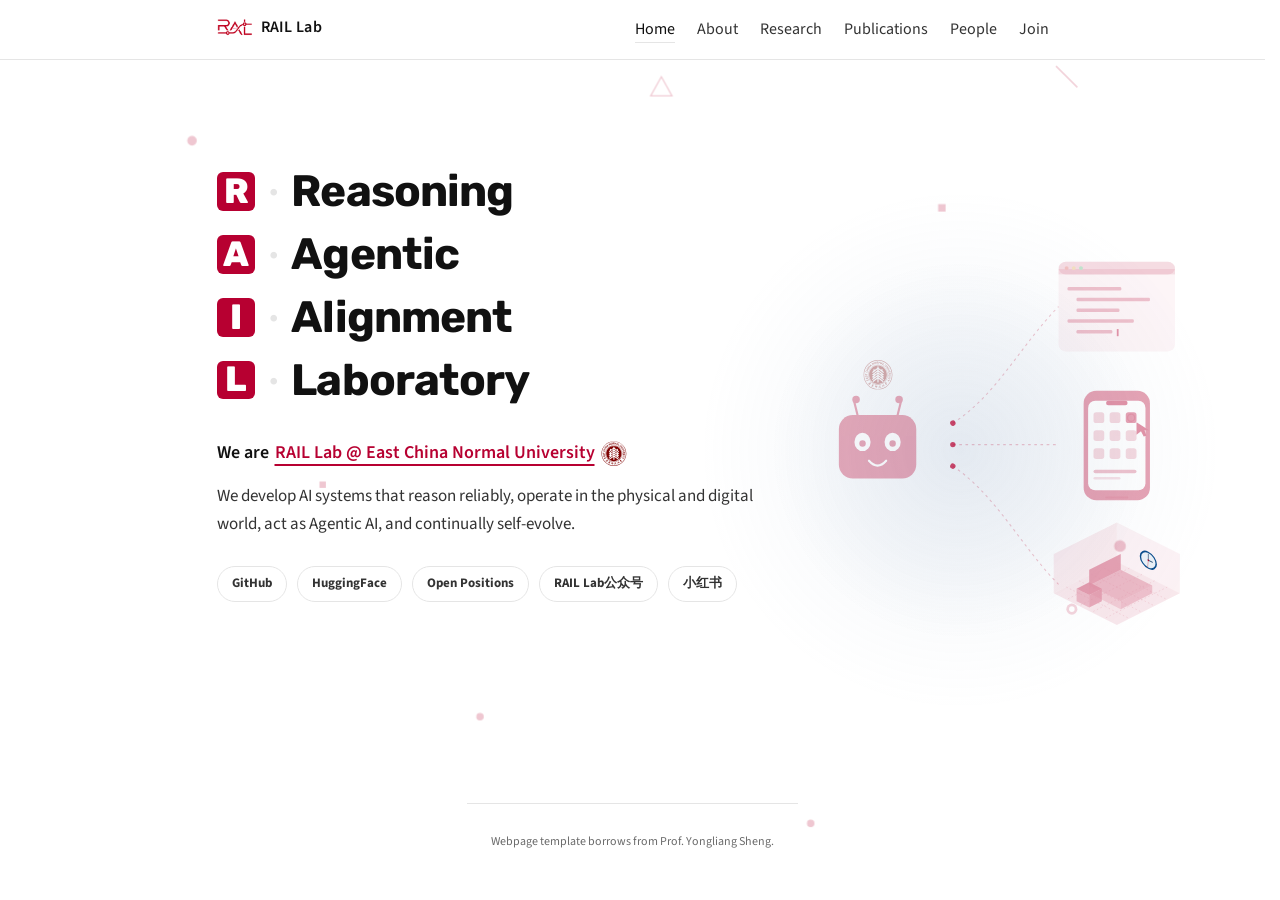
<file: index.html>
<!DOCTYPE html>
<html lang="en">
<head>
<meta charset="UTF-8">
<meta name="viewport" content="width=device-width, initial-scale=1.0">
<title>RAIL Lab @ East China Normal University</title> 
<link rel="icon" href="assets/RAIL-Lab-icon-transparent.png" type="image/png">
<link rel="apple-touch-icon" href="assets/RAIL-Lab-icon-transparent.png">
<meta name="description" content="RAIL Lab at East China Normal University conducts research on reasoning, agentic AI, and alignment.">
<meta property="og:type" content="website">
<meta property="og:title" content="RAIL Lab @ East China Normal University">
<meta property="og:description" content="RAIL Lab at East China Normal University conducts research on reasoning, agentic AI, and alignment.">
<meta property="og:image" content="https://ecnu-rail.github.io/assets/RAIL-Lab-icon-transparent.png">
<meta property="og:url" content="https://ecnu-rail.github.io/">
<meta name="twitter:card" content="summary_large_image">
<link rel="preconnect" href="https://fonts.googleapis.com">
<link rel="preconnect" href="https://fonts.gstatic.com" crossorigin>
<link rel="stylesheet" href="https://fonts.googleapis.com/css2?family=Rubik:wght@500;700;800&family=Source+Sans+Pro:wght@400;600;700&display=swap">
<link rel="stylesheet" href="styles.css">
</head>
<body class="home">

<div class="bg-float" aria-hidden="true">
  <!-- Soft gradient dial + centered robot (right side) -->
  <svg class="bg-orbit" viewBox="0 0 600 600" preserveAspectRatio="xMidYMid meet" xmlns="http://www.w3.org/2000/svg">
    <defs>
      <!-- Outer soft halo (large radial, very faint) -->
      <radialGradient id="orbit-halo-outer" cx="50%" cy="50%" r="50%">
        <stop offset="0%"   stop-color="#8aa3c2" stop-opacity="0.09" />
        <stop offset="70%"  stop-color="#8aa3c2" stop-opacity="0.035" />
        <stop offset="100%" stop-color="#8aa3c2" stop-opacity="0" />
      </radialGradient>
      <!-- Inner focused glow (smaller, slightly stronger) -->
      <radialGradient id="orbit-halo-inner" cx="50%" cy="50%" r="50%">
        <stop offset="0%"   stop-color="#8aa3c2" stop-opacity="0.16" />
        <stop offset="60%"  stop-color="#8aa3c2" stop-opacity="0.08" />
        <stop offset="100%" stop-color="#8aa3c2" stop-opacity="0" />
      </radialGradient>
    </defs>

    <!-- Two gradient halos stacked -->
    <circle class="orbit-halo orbit-halo-outer" cx="300" cy="300" r="290" fill="url(#orbit-halo-outer)" />
    <circle class="orbit-halo orbit-halo-inner" cx="300" cy="300" r="210" fill="url(#orbit-halo-inner)" />

    <!-- Scene: robot on the left + three envs stacked on the right + curved interaction streams. -->
    <g class="peek-scene">
      <!-- Robot (left) — head centered vertically in viewBox, shifted left -->
      <g class="peek-robot">
        <g class="peek-robot-body">
          <!-- Antennas -->
          <rect class="robot-antenna" x="178" y="208" width="4" height="32" rx="2" transform="rotate(-14 180 224)" />
          <circle class="robot-antenna-tip" cx="180" cy="206" r="7" />
          <rect class="robot-antenna" x="258" y="208" width="4" height="32" rx="2" transform="rotate(14 260 224)" />
          <circle class="robot-antenna-tip" cx="260" cy="206" r="7" />

          <!-- Head -->
          <rect class="robot-head" x="148" y="235" width="144" height="118" rx="26" />
          <image
            class="ecnu-logo"
            href="assets/ecnu-logo.svg"
            x="193"
            y="132"
            width="56"
            height="56"/>
          </g>

          <!-- Eyes -->
          <ellipse class="robot-eye" cx="192" cy="285" rx="15" ry="17" />
          <ellipse class="robot-eye" cx="248" cy="285" rx="15" ry="17" />

          <!-- Pupils (JS-tracked) -->
          <g class="robot-pupils" id="robot-pupils">
            <circle class="robot-pupil" cx="192" cy="288" r="6" />
            <circle class="robot-pupil" cx="248" cy="288" r="6" />
          </g>

          <!-- Mouth: smiling arc -->
          <path class="robot-mouth" d="M 204 320 Q 220 338 236 320" fill="none" />
        </g>
      </g>

      <!-- =========== ENV 1: CODE (top) =========== -->
      <g class="peek-env peek-env-code">
        <rect class="env-frame" x="410" y="90" width="130" height="100" rx="8" />
        <rect class="env-titlebar" x="410" y="90" width="130" height="14" rx="8" />
        <rect class="env-titlebar-fill" x="410" y="98" width="130" height="6" />
        <circle class="env-tl env-tl-r" cx="419" cy="97" r="2.2" />
        <circle class="env-tl env-tl-y" cx="427" cy="97" r="2.2" />
        <circle class="env-tl env-tl-g" cx="435" cy="97" r="2.2" />
        <rect class="env-code-line" x="420" y="118" width="60" height="4" rx="1.5" />
        <rect class="env-code-line" x="430" y="130" width="82" height="4" rx="1.5" />
        <rect class="env-code-line" x="430" y="142" width="48" height="4" rx="1.5" />
        <rect class="env-code-line" x="420" y="154" width="74" height="4" rx="1.5" />
        <rect class="env-code-line" x="430" y="166" width="40" height="4" rx="1.5" />
        <rect class="env-cursor" x="475" y="165" width="2" height="8" />
      </g>

      <!-- =========== ENV 2: PHONE (middle) =========== -->
      <g class="peek-env peek-env-phone">
        <!-- Phone body (tall rounded rect with iPhone proportions) -->
        <rect class="phone-body" x="438" y="234" width="74" height="122" rx="14" />
        <!-- Screen inset -->
        <rect class="phone-screen" x="443" y="245" width="64" height="100" rx="8" />
        <!-- Notch (top center) -->
        <rect class="phone-notch" x="463" y="245" width="24" height="5" rx="2.5" />
        <!-- Home indicator (bottom pill) -->
        <rect class="phone-home" x="462" y="352" width="26" height="2" rx="1" />
        <!-- App icons on screen (2 × 3 grid) -->
        <rect class="phone-app" x="449" y="258" width="12" height="12" rx="3" />
        <rect class="phone-app" x="467" y="258" width="12" height="12" rx="3" />
        <rect class="phone-app phone-app-active" x="485" y="258" width="12" height="12" rx="3" />
        <rect class="phone-app" x="449" y="278" width="12" height="12" rx="3" />
        <rect class="phone-app" x="467" y="278" width="12" height="12" rx="3" />
        <rect class="phone-app" x="485" y="278" width="12" height="12" rx="3" />
        <rect class="phone-app" x="449" y="298" width="12" height="12" rx="3" />
        <rect class="phone-app" x="467" y="298" width="12" height="12" rx="3" />
        <rect class="phone-app" x="485" y="298" width="12" height="12" rx="3" />
        <!-- A text bar at the bottom of the screen (like a bottom sheet) -->
        <rect class="phone-bar" x="449" y="322" width="48" height="4" rx="2" />
        <rect class="phone-bar phone-bar-dim" x="449" y="330" width="30" height="3" rx="1.5" />
        <!-- Tap ring pulse on the active app -->
        <circle class="phone-tap" cx="491" cy="264" r="4" />
        <!-- Finger/pointer indicator tapping the active app -->
        <g class="phone-pointer" transform="translate(497, 269)">
          <polygon points="0,0 0,14 5,10 8,16 11,15 9,9 14,9" />
        </g>
      </g>

      <!-- =========== ENV 3: 3D SCENE (bottom) =========== -->
      <!-- Scene center (475, 460). Iso unit: 16 horiz / 8 vert per tile. -->
      <g class="peek-env peek-env-scene3d">
        <g class="scene-shrink">
        <!-- Two back walls (left wall rises up-left, right wall rises up-right) -->
        <polygon class="scene-wall scene-wall-left"  points="395,460 475,420 475,370 395,410" />
        <polygon class="scene-wall scene-wall-right" points="555,460 475,420 475,370 555,410" />

        <!-- Isometric floor (diamond) -->
        <polygon class="scene-floor" points="475,420 555,460 475,500 395,460" />

        <!-- Floor grid lines (iso) -->
        <g class="scene-floor-grid">
          <line x1="459" y1="428" x2="539" y2="468" />
          <line x1="443" y1="436" x2="523" y2="476" />
          <line x1="427" y1="444" x2="507" y2="484" />
          <line x1="411" y1="452" x2="491" y2="492" />
          <line x1="491" y1="428" x2="411" y2="468" />
          <line x1="507" y1="436" x2="427" y2="476" />
          <line x1="523" y1="444" x2="443" y2="484" />
          <line x1="539" y1="452" x2="459" y2="492" />
        </g>

        <!-- Cube (target object) back-left -->
        <g class="scene-cube">
          <polygon class="scene-cube-top"   points="440,446 456,454 440,462 424,454" />
          <polygon class="scene-cube-left"  points="424,454 440,462 440,478 424,470" />
          <polygon class="scene-cube-right" points="456,454 440,462 440,478 456,470" />
        </g>

        <!-- Bed — shifted back-left (iso-y toward back-left wall), headboard close to the back-left wall -->
        <g class="scene-bed">
          <!-- Mattress top (iso diamond) -->
          <polygon class="bed-top"      points="480,430 520,450 480,470 440,450" />
          <!-- Mattress front-left face -->
          <polygon class="bed-side-l"   points="440,450 480,470 480,480 440,460" />
          <!-- Mattress front-right face -->
          <polygon class="bed-side-r"   points="520,450 480,470 480,480 520,460" />

          <!-- Headboard — vertical panel on the back-left edge of the bed (back-left side = the one touching the back-left wall) -->
          <polygon class="bed-headboard" points="440,450 480,430 480,410 440,430" />
        </g>

        <!-- Robot proxy on the floor (small dot with halo) -->
        <circle class="scene-agent-halo" cx="418" cy="480" r="7" />
        <circle class="scene-agent-dot"  cx="418" cy="480" r="3.5" />
        </g>
      </g>

      <!-- Wall clock on the RIGHT back wall with 3 hands (hour, minute, second). Matrix d=-2 means local-y=+1 maps to screen-y=-2 (up on screen). So hands point to local (0,+1) to appear pointing "up" on the tilted wall. -->
      <g class="wall-clock-outer" transform="matrix(0.88 0 0 0.88 57 55.2)">
        <g class="wall-clock" transform="matrix(-2 -1 0 -2 515 418)" opacity="0.55">
          <circle class="clock-face" r="5" fill="#e8eff6" stroke="#0a4d8c" stroke-width="0.9" />
          <!-- Hour hand — pointing to 9 o'clock (local -x direction) -->
          <line class="clock-hand clock-hour"   x1="0" y1="0" x2="-2.6" y2="0" stroke="#2f5578" stroke-width="0.55" stroke-linecap="round" />
          <!-- Minute hand — pointing to 12 o'clock (local +y in "up-on-wall" convention) -->
          <line class="clock-hand clock-minute" x1="0" y1="0" x2="0" y2="4.0" stroke="#2f5578" stroke-width="0.4" stroke-linecap="round" />
          <!-- Second hand — pointing to 6 o'clock (local -y, "down-on-wall"), ticks once per second -->
          <line class="clock-hand clock-second" x1="0" y1="0" x2="0" y2="-4.5" stroke="#c85a5a" stroke-width="0.25" stroke-linecap="round">
            <animateTransform attributeName="transform" attributeType="XML" type="rotate"
              values="0;6;12;18;24;30;36;42;48;54;60;66;72;78;84;90;96;102;108;114;120;126;132;138;144;150;156;162;168;174;180;186;192;198;204;210;216;222;228;234;240;246;252;258;264;270;276;282;288;294;300;306;312;318;324;330;336;342;348;354;360"
              dur="60s" repeatCount="indefinite" calcMode="discrete" />
          </line>
          <circle class="clock-center" r="0.5" fill="#2f5578" />
        </g>
      </g>

      <!-- =========== Curved interaction streams (robot ↔ each env) =========== -->
      <!-- Robot connector point: right edge of head, middle-ish y=294 -->
      <!-- Code (top): curve from (292, 270) to (410, 140) -->
      <path class="flow-path flow-path-code" d="M 292 270 C 340 240, 370 180, 410 140" fill="none" />
      <!-- GUI (middle): curve from (292, 294) to (410, 294) -->
      <path class="flow-path flow-path-gui" d="M 292 294 C 340 294, 370 294, 410 294" fill="none" />
      <!-- Map (bottom): curve from (292, 318) to (410, 450) -->
      <path class="flow-path flow-path-map" d="M 292 318 C 340 350, 370 410, 410 450" fill="none" />

      <!-- Flow dots: 1 per stream, robot → env direction only -->
      <circle class="flow-dot flow-code-out-1" r="3" />
      <circle class="flow-dot flow-gui-out-1" r="3" />
      <circle class="flow-dot flow-map-out-1" r="3" />
    </g>
  </svg>

  <!-- Small geometric particles -->
  <svg class="bg-particles" viewBox="0 0 1200 900" preserveAspectRatio="xMidYMid slice" xmlns="http://www.w3.org/2000/svg">
    <circle class="p p-1" cx="180" cy="160" r="4" />
    <circle class="p p-2" cx="450" cy="700" r="3" />
    <rect   class="p p-3" x="880" y="220" width="6" height="6" />
    <circle class="p p-4" cx="1050" cy="540" r="5" />
    <polygon class="p p-5" points="620,100 630,118 610,118" />
    <rect   class="p p-6" x="300" y="480" width="5" height="5" />
    <circle class="p p-7" cx="760" cy="800" r="3" />
    <line   class="p p-8" x1="990" y1="90" x2="1010" y2="110" />
  </svg>
</div>

<script>
  // Eye-tracking: move the pupils group toward the mouse cursor
  (function() {
    const pupils = document.getElementById('robot-pupils');
    if (!pupils) return;
    // Radius of motion inside the eye socket (in SVG viewBox units)
    const MAX = 5;
    let targetX = 0, targetY = 0, currentX = 0, currentY = 0;
    let rafScheduled = false;

    function onMove(e) {
      // Use the orbit SVG's bounding box as the reference frame
      const orbit = document.querySelector('.bg-orbit');
      if (!orbit) return;
      const rect = orbit.getBoundingClientRect();
      const cx = rect.left + rect.width / 2;
      const cy = rect.top + rect.height / 2;
      const dx = e.clientX - cx;
      const dy = e.clientY - cy;
      const dist = Math.hypot(dx, dy) || 1;
      // Normalize to unit vector, scale by MAX
      targetX = (dx / dist) * MAX;
      targetY = (dy / dist) * MAX;
      if (!rafScheduled) {
        rafScheduled = true;
        requestAnimationFrame(tick);
      }
    }

    function tick() {
      // Smooth lerp toward target
      currentX += (targetX - currentX) * 0.12;
      currentY += (targetY - currentY) * 0.12;
      pupils.setAttribute('transform', `translate(${currentX}, ${currentY})`);
      if (Math.abs(targetX - currentX) > 0.05 || Math.abs(targetY - currentY) > 0.05) {
        requestAnimationFrame(tick);
      } else {
        rafScheduled = false;
      }
    }

    window.addEventListener('mousemove', onMove, { passive: true });
  })();
</script>

<nav class="topbar">
  <div class="inner">
    <!-- <div class="brand"><a href="index.html">RAIL Lab</a></div> -->
    <div class="brand"><a href="index.html"><img class="rail-logo" src="assets/RAIL-Lab-icon-transparent.png" alt="RAIL Lab logo"> <span>RAIL Lab</span></a></div>
    <input type="checkbox" id="nav-toggle-home" class="nav-toggle" aria-label="Toggle menu">
    <label for="nav-toggle-home" class="nav-burger" aria-hidden="true"><span></span><span></span><span></span></label>
    <ul>
      <li><a href="index.html" class="active">Home</a></li>
      <li><a href="about.html">About</a></li>
      <li><a href="research.html">Research</a></li>
      <li><a href="publications.html">Publications</a></li>
      <!-- <li><a href="projects.html">Projects</a></li> -->
      <li><a href="people.html">People</a></li>
      <li><a href="join.html">Join</a></li>
    </ul>
  </div>
</nav>

<main class="home-main">

  <section class="hero" id="top">
    <div class="hero-content">
      <h1 class="headline-stack">
        <span class="line"><span class="badge">R</span><span class="sep">·</span><span class="word">Reasoning</span></span>
        <span class="line"><span class="badge">A</span><span class="sep">·</span><span class="word">Agentic</span></span>
        <span class="line"><span class="badge">I</span><span class="sep">·</span><span class="word">Alignment</span></span>
        <span class="line"><span class="badge">L</span><span class="sep">·</span><span class="word">Laboratory</span></span>
      </h1>
      <p class="affiliation">
        We are <span class="affil-name">RAIL Lab @ East China Normal University</span> <img class="ecnu-logo" src="assets/ecnu-logo.svg" alt="ECNU" />
      </p>
      <p class="mission">
        We develop AI systems that reason reliably, operate in the physical and digital world, act as Agentic AI, and continually self-evolve.
      </p>
      <div class="social">
        <a href="https://github.com/ECNU-RAIL" target="_blank" rel="noopener">GitHub</a>
        <a href="https://huggingface.co/ECNU-RAIL" target="_blank" rel="noopener">HuggingFace</a>
        <a href="join.html">Open Positions</a>
        <a href="assets/rail-lab-wechat-qrcode.jpg" target="_blank"> RAIL Lab公众号</a>
        <a href="https://www.xiaohongshu.com/user/profile/64bac39b000000001403fd92?xsec_token=YBPZcX7ANQJq2XypdR6Y1fRf33lKSaTd373uOVwLSgZt8=&xsec_source=app_share&xhsshare=WeixinSession&appuid=64bac39b000000001403fd92&apptime=1787279556&share_id=30091a02f073417d9785a03bd868cb52">小红书</a>
      </div>
    </div>
  </section>

</main>

<footer>
  <div>
    Webpage template borrows from <a href="https://zju-real.github.io/" target="_blank" rel="noopener">Prof. Yongliang Sheng</a>.
  </div>
</footer>

</body>
</html>
</file>
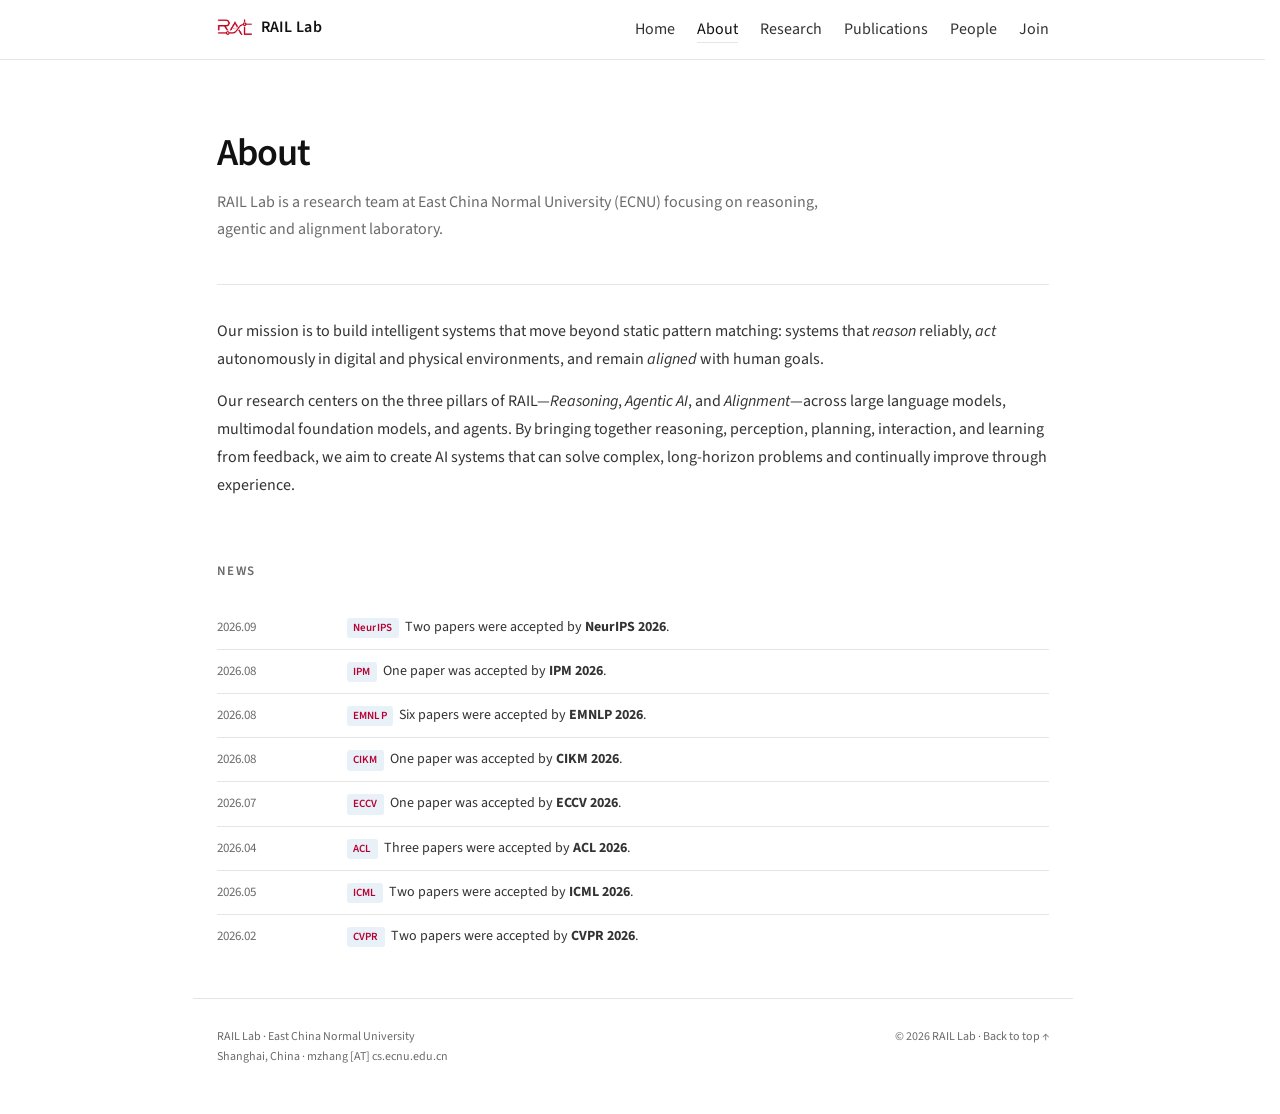
<file: about.html>
<!DOCTYPE html>
<html lang="en">
<head>
<meta charset="UTF-8">
<meta name="viewport" content="width=device-width, initial-scale=1.0">
<title>About · RAIL Lab</title>
<link rel="icon" href="assets/RAIL-Lab-icon-transparent.png" type="image/png">
<link rel="apple-touch-icon" href="assets/RAIL-Lab-icon-transparent.png">
<meta name="description" content="Learn about RAIL Lab at East China Normal University and our research mission.">
<meta property="og:type" content="website">
<meta property="og:title" content="About · RAIL Lab">
<meta property="og:description" content="Learn about RAIL Lab at East China Normal University and our research mission.">
<meta property="og:image" content="https://ecnu-rail.github.io/assets/RAIL-Lab-icon-transparent.png">
<meta property="og:url" content="https://ecnu-rail.github.io/about.html">
<meta name="twitter:card" content="summary_large_image">
<link rel="preconnect" href="https://fonts.googleapis.com">
<link rel="preconnect" href="https://fonts.gstatic.com" crossorigin>
<link rel="stylesheet" href="https://fonts.googleapis.com/css2?family=Source+Sans+Pro:wght@400;600;700&display=swap">
<link rel="stylesheet" href="styles.css">
</head>
<body>

<nav class="topbar">
  <div class="inner">
    <!-- <div class="brand"><a href="index.html">RAIL Lab</a></div> -->
    <div class="brand"><a href="index.html"><img class="rail-logo" src="assets/RAIL-Lab-icon-transparent.png" alt="RAIL Lab logo"> <span>RAIL Lab</span></a></div>
    <input type="checkbox" id="nav-toggle-about" class="nav-toggle" aria-label="Toggle menu">
    <label for="nav-toggle-about" class="nav-burger" aria-hidden="true"><span></span><span></span><span></span></label>
    <ul>
      <li><a href="index.html">Home</a></li>
      <li><a href="about.html" class="active">About</a></li>
      <li><a href="research.html">Research</a></li>
      <li><a href="publications.html">Publications</a></li>
      <!-- <li><a href="projects.html">Projects</a></li> -->
      <li><a href="people.html">People</a></li>
      <li><a href="join.html">Join</a></li>
    </ul>
  </div>
</nav>

<main>

  <section class="page-header">
    <h1>About</h1>
    <p class="lead">
      RAIL Lab is a research team at East China Normal University (ECNU) focusing on reasoning, agentic and alignment laboratory.
    </p>
  </section>

  <section class="about">
    <p>
      Our mission is to build intelligent systems that move beyond static pattern matching: systems that <em>reason</em> reliably, <em>act</em> autonomously in digital and physical environments, and remain <em>aligned</em> with human goals.
    </p>
    <p>
      Our research centers on the three pillars of RAIL&mdash;<em>Reasoning</em>, <em>Agentic AI</em>, and <em>Alignment</em>&mdash;across large language models, multimodal foundation models, and agents. By bringing together reasoning, perception, planning, interaction, and learning from feedback, we aim to create AI systems that can solve complex, long-horizon problems and continually improve through experience.
    </p>
  </section>

  <section id="news">
    <h2>News</h2>
    <ul class="news-list">
      <li>
        <span class="date">2026.09</span>
        <span class="content"><span class="tag">NeurIPS</span>Two papers were accepted by <strong>NeurIPS 2026</strong>.</span>
      </li>
      <li>
        <span class="date">2026.08</span>
        <span class="content"><span class="tag">IPM</span>One paper was accepted by <strong>IPM 2026</strong>.</span>
      </li>
      <li>
        <span class="date">2026.08</span>
        <span class="content"><span class="tag">EMNLP</span>Six papers were accepted by <strong>EMNLP 2026</strong>.</span>
      </li>
      <li>
        <span class="date">2026.08</span>
        <span class="content"><span class="tag">CIKM</span>One paper was accepted by <strong>CIKM 2026</strong>.</span>
      </li>
      <li>
        <span class="date">2026.07</span>
        <span class="content"><span class="tag">ECCV</span>One paper was accepted by <strong>ECCV 2026</strong>.</span>
      </li>
      <li>
        <span class="date">2026.04</span>
        <span class="content"><span class="tag">ACL</span>Three papers were accepted by <strong>ACL 2026</strong>.</span>
      </li>
      <li>
        <span class="date">2026.05</span>
        <span class="content"><span class="tag">ICML</span>Two papers were accepted by <strong>ICML 2026</strong>.</span>
      </li>
      <li>
        <span class="date">2026.02</span>
        <span class="content"><span class="tag">CVPR</span>Two papers were accepted by <strong>CVPR 2026</strong>.</span>
      </li>
    </ul>
  </section>

</main>

<footer>
  <div>
    RAIL Lab · East China Normal University<br>
    Shanghai, China · mzhang [AT] cs.ecnu.edu.cn
  </div>
  <div>
    © 2026 RAIL Lab · <a href="#top">Back to top ↑</a>
  </div>
</footer>

</body>
</html>
</file>
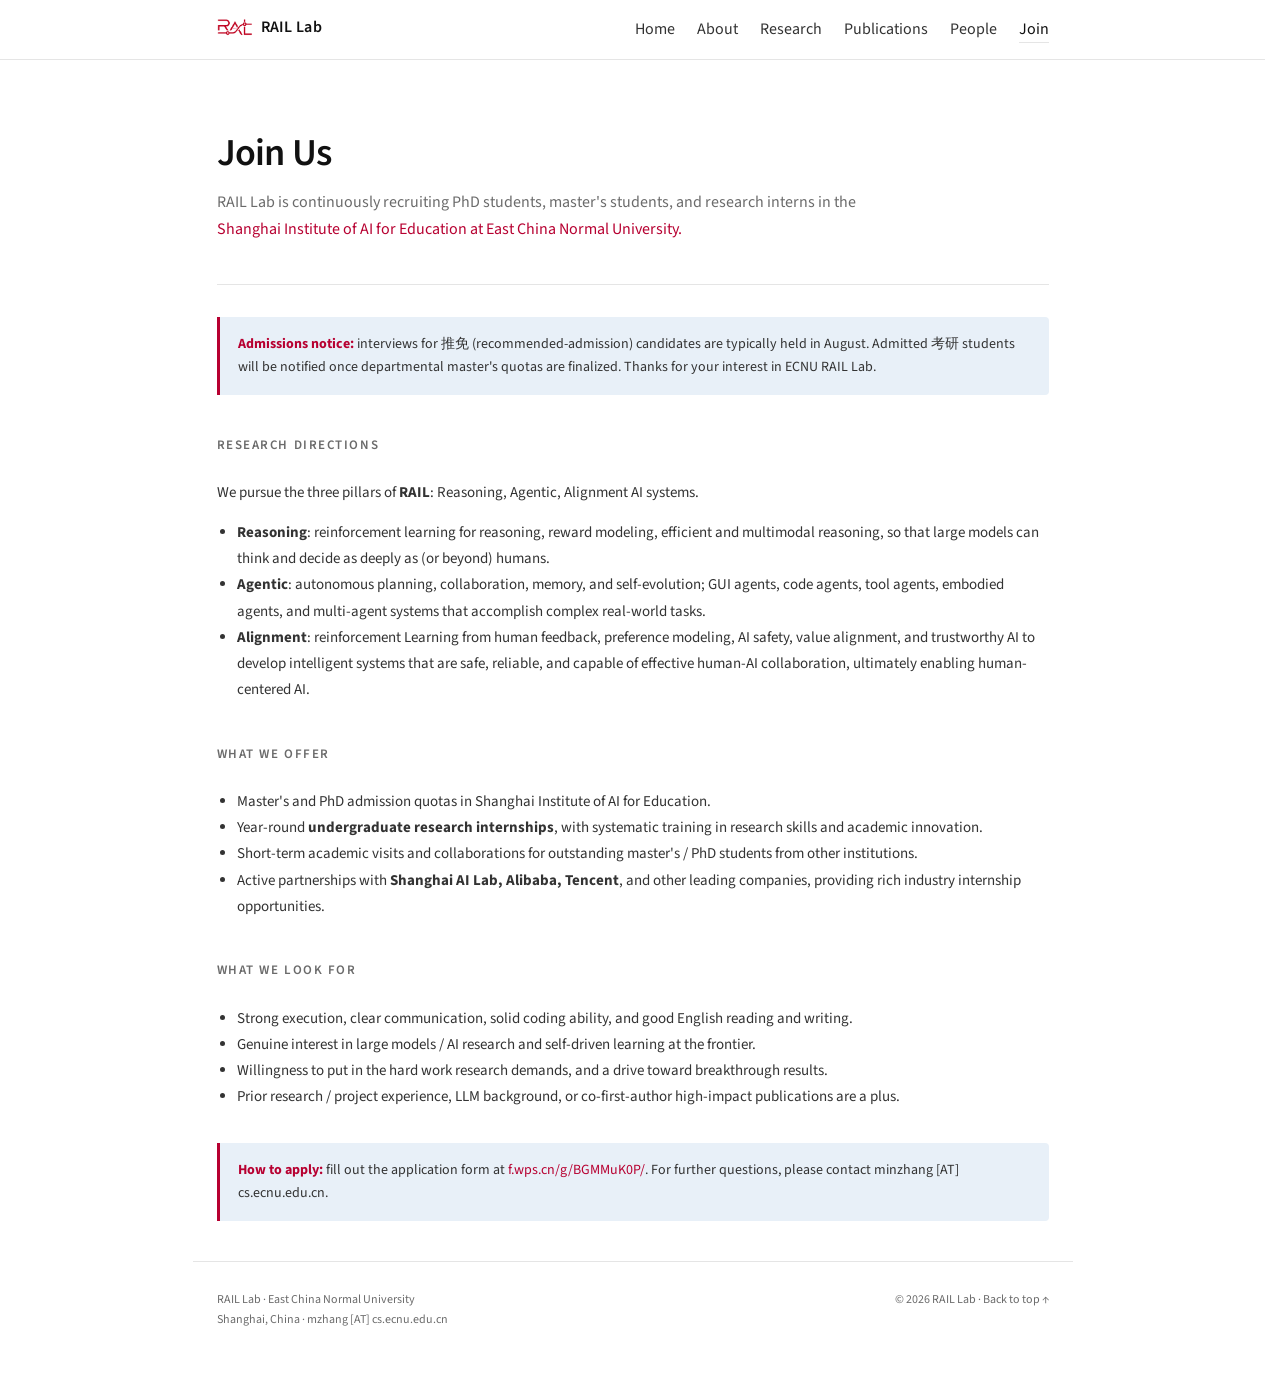
<file: join.html>
<!DOCTYPE html>
<html lang="en">
<head>
<meta charset="UTF-8">
<meta name="viewport" content="width=device-width, initial-scale=1.0">
<title>Join · RAIL Lab</title>
<link rel="icon" href="assets/RAIL-Lab-icon-transparent.png" type="image/png">
<link rel="apple-touch-icon" href="assets/RAIL-Lab-icon-transparent.png">
<meta name="description" content="Join RAIL Lab at East China Normal University as a student or research intern.">
<meta property="og:type" content="website">
<meta property="og:title" content="Join · RAIL Lab">
<meta property="og:description" content="Join RAIL Lab at East China Normal University as a student or research intern.">
<meta property="og:image" content="https://ecnu-rail.github.io/assets/RAIL-Lab-icon-transparent.png">
<meta property="og:url" content="https://ecnu-rail.github.io/join.html">
<meta name="twitter:card" content="summary_large_image">
<link rel="preconnect" href="https://fonts.googleapis.com">
<link rel="preconnect" href="https://fonts.gstatic.com" crossorigin>
<link rel="stylesheet" href="https://fonts.googleapis.com/css2?family=Source+Sans+Pro:wght@400;600;700&display=swap">
<link rel="stylesheet" href="styles.css">
</head>
<body>

<nav class="topbar">
  <div class="inner">
    <!-- <div class="brand"><a href="index.html">RAIL Lab</a></div> -->
    <div class="brand"><a href="index.html"><img class="rail-logo" src="assets/RAIL-Lab-icon-transparent.png" alt="RAIL Lab logo"> <span>RAIL Lab</span></a></div>
    <input type="checkbox" id="nav-toggle-join" class="nav-toggle" aria-label="Toggle menu">
    <label for="nav-toggle-join" class="nav-burger" aria-hidden="true"><span></span><span></span><span></span></label>
    <ul>
      <li><a href="index.html">Home</a></li>
      <li><a href="about.html">About</a></li>
      <li><a href="research.html">Research</a></li>
      <li><a href="publications.html">Publications</a></li>
      <!-- <li><a href="projects.html">Projects</a></li> -->
      <li><a href="people.html">People</a></li>
      <li><a href="join.html" class="active">Join</a></li>
    </ul>
  </div>
</nav>

<main>

  <section class="page-header">
    <h1>Join Us</h1>
    <p class="lead">
      RAIL Lab is continuously recruiting PhD students, master's students, and research interns in the <a href="https://aiedu.ecnu.edu.cn/" target="_blank" rel="noopener">Shanghai Institute of AI for Education at East China Normal University.</a> 
    </p>
  </section>

  <section class="join">
    <div class="callout" style="margin-top:0;">
      <strong>Admissions notice:</strong> interviews for 推免 (recommended-admission) candidates are typically held in August. Admitted 考研 students will be notified once departmental master's quotas are finalized. Thanks for your interest in ECNU RAIL Lab.
    </div>

    <h2 style="margin-top:40px;">Research directions</h2>
    <p>
      We pursue the three pillars of <strong>RAIL</strong>: Reasoning, Agentic, Alignment AI systems.
    </p>
    <ul style="margin:0 0 18px; padding-left:20px; color:var(--ink-soft); line-height:1.75;">
      <li><strong>Reasoning</strong>: reinforcement learning for reasoning, reward modeling, efficient and multimodal reasoning, so that large models can think and decide as deeply as (or beyond) humans.</li>
      <li><strong>Agentic</strong>: autonomous planning, collaboration, memory, and self-evolution; GUI agents, code agents, tool agents, embodied agents, and multi-agent systems that accomplish complex real-world tasks.</li>
      <li><strong>Alignment</strong>: reinforcement Learning from human feedback, preference modeling, AI safety, value alignment, and trustworthy AI to develop intelligent systems that are safe, reliable, and capable of effective human-AI collaboration, ultimately enabling human-centered AI.</li>
    </ul>

    <h2 style="margin-top:40px;">What we offer</h2>
    <ul style="margin:0 0 18px; padding-left:20px; color:var(--ink-soft); line-height:1.75;">
      <li>Master's and PhD admission quotas in Shanghai Institute of AI for Education.</li>
      <li>Year-round <strong>undergraduate research internships</strong>, with systematic training in research skills and academic innovation.</li>
      <li>Short-term academic visits and collaborations for outstanding master's / PhD students from other institutions.</li>
      <li>Active partnerships with <strong>Shanghai AI Lab, Alibaba, Tencent</strong>, and other leading companies, providing rich industry internship opportunities.</li>
    </ul>

    <h2 style="margin-top:40px;">What we look for</h2>
    <ul style="margin:0 0 18px; padding-left:20px; color:var(--ink-soft); line-height:1.75;">
      <li>Strong execution, clear communication, solid coding ability, and good English reading and writing.</li>
      <li>Genuine interest in large models / AI research and self-driven learning at the frontier.</li>
      <li>Willingness to put in the hard work research demands, and a drive toward breakthrough results.</li>
      <li>Prior research / project experience, LLM background, or co-first-author high-impact publications are a plus.</li>
    </ul>

    <div class="callout" style="margin-top:32px;">
      <strong>How to apply:</strong> fill out the application form at
      <a href="https://f.kdocs.cn/g/BGMMuK0P/" target="_blank" rel="noopener">f.wps.cn/g/BGMMuK0P/</a>.
      For further questions, please contact minzhang [AT] cs.ecnu.edu.cn.
    </div>
  </section>

</main>

<footer>
  <div>
    RAIL Lab · East China Normal University<br>
    Shanghai, China · mzhang [AT] cs.ecnu.edu.cn
  </div>
  <div>
    © 2026 RAIL Lab · <a href="#top">Back to top ↑</a>
  </div>
</footer>

</body>
</html>
</file>
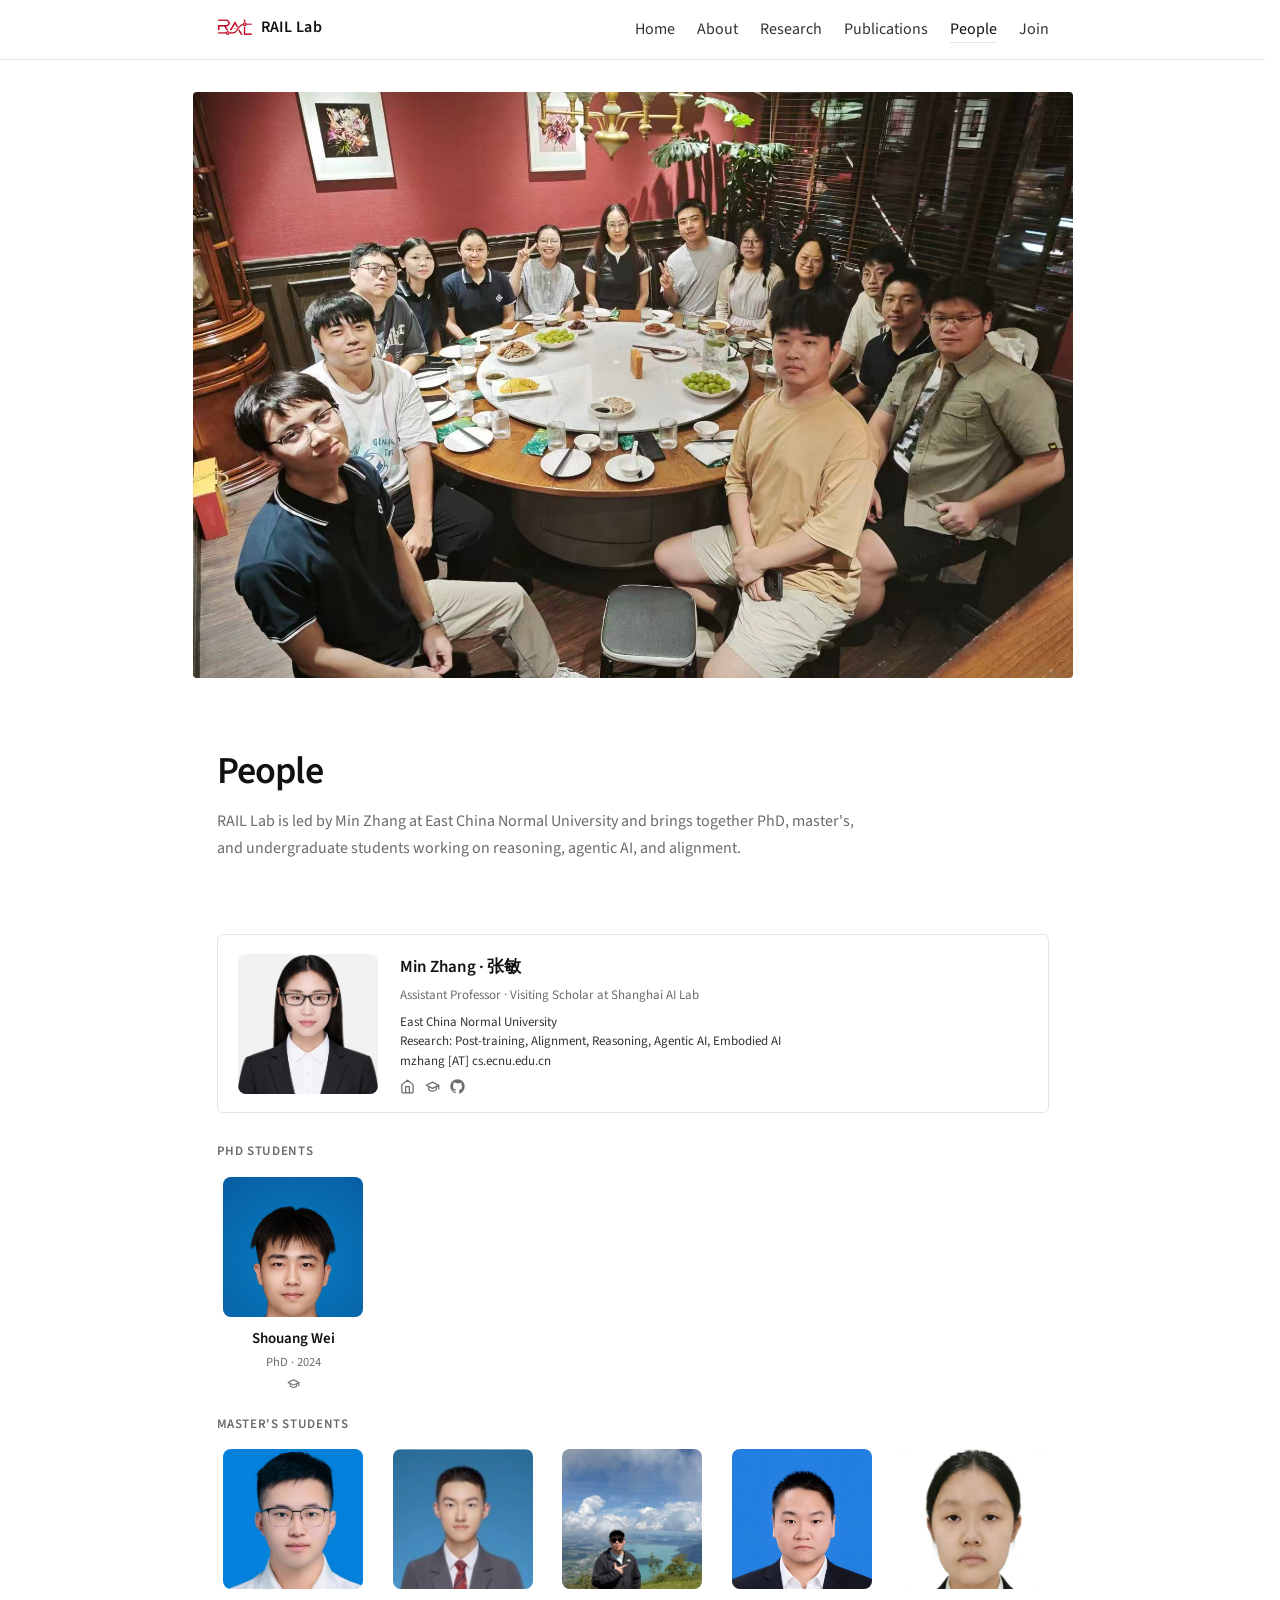
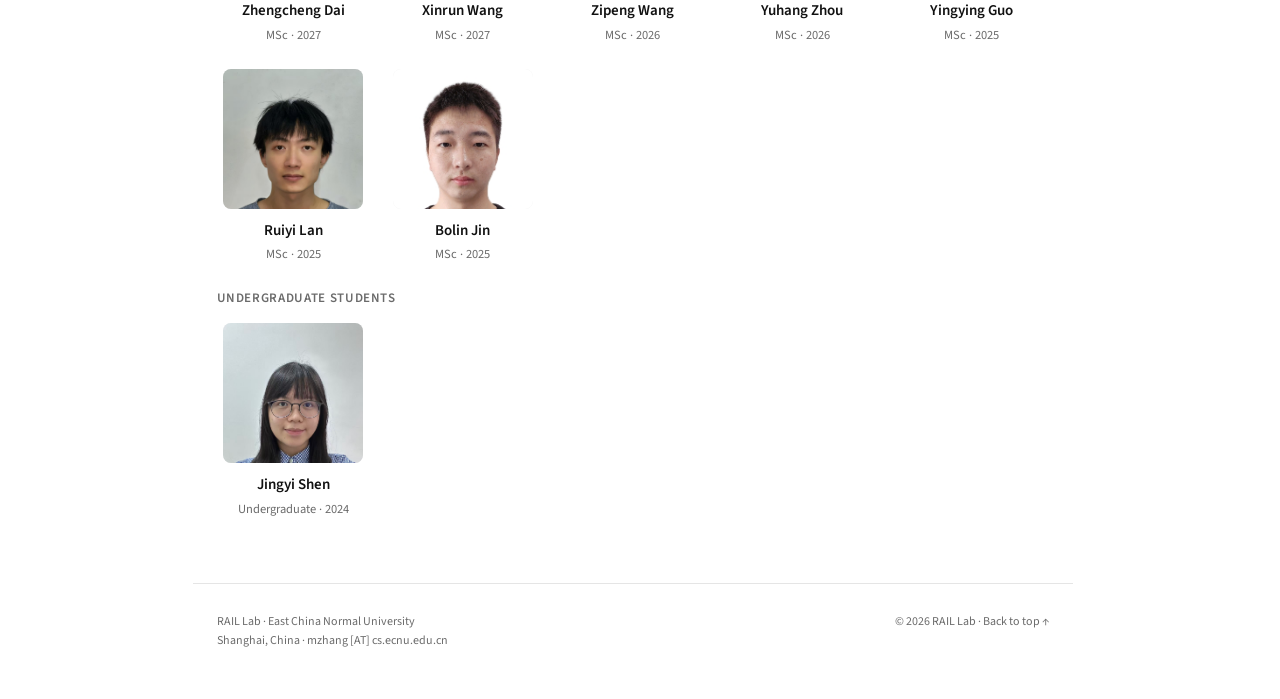
<file: people.html>
<!DOCTYPE html>
<html lang="en">
<head>
<meta charset="UTF-8">
<meta name="viewport" content="width=device-width, initial-scale=1.0">
<title>People · RAIL Lab</title>
<link rel="icon" href="assets/RAIL-Lab-icon-transparent.png" type="image/png">
<link rel="apple-touch-icon" href="assets/RAIL-Lab-icon-transparent.png">
<meta name="description" content="Members of RAIL Lab at East China Normal University.">
<meta property="og:type" content="website">
<meta property="og:title" content="People · RAIL Lab">
<meta property="og:description" content="Members of RAIL Lab at East China Normal University.">
<meta property="og:image" content="https://ecnu-rail.github.io/assets/RAIL-Lab-icon-transparent.png">
<meta property="og:url" content="https://ecnu-rail.github.io/people.html">
<meta name="twitter:card" content="summary_large_image">
<link rel="preconnect" href="https://fonts.googleapis.com">
<link rel="preconnect" href="https://fonts.gstatic.com" crossorigin>
<link rel="stylesheet" href="https://fonts.googleapis.com/css2?family=Source+Sans+Pro:wght@400;600;700&display=swap">
<link rel="stylesheet" href="styles.css">
</head>
<body>

<nav class="topbar">
  <div class="inner">
    <!-- <div class="brand"><a href="index.html">RAIL Lab</a></div> -->
    <div class="brand"><a href="index.html"><img class="rail-logo" src="assets/RAIL-Lab-icon-transparent.png" alt="RAIL Lab logo"> <span>RAIL Lab</span></a></div>
    <input type="checkbox" id="nav-toggle-people" class="nav-toggle" aria-label="Toggle menu">
    <label for="nav-toggle-people" class="nav-burger" aria-hidden="true"><span></span><span></span><span></span></label>
    <ul>
      <li><a href="index.html">Home</a></li>
      <li><a href="about.html">About</a></li>
      <li><a href="research.html">Research</a></li>
      <li><a href="publications.html">Publications</a></li>
      <!-- <li><a href="projects.html">Projects</a></li> -->
      <li><a href="people.html" class="active">People</a></li>
      <li><a href="join.html">Join</a></li>
    </ul>
  </div>
</nav>

<!-- Lab photo slideshow (fade-between, full-width) -->
<div class="lab-slideshow" aria-label="Lab photos">
  <div class="lab-slide lab-slide-photo is-active" style="background-image: url('images/lab-photos/lab-1.jpg');"></div>
  <div class="lab-slide lab-slide-photo" style="background-image: url('images/lab-photos/lab-2.jpg');"></div>
</div>

<main>

  <section class="page-header page-header-bare">
    <h1>People</h1>
    <p class="lead">
      RAIL Lab is led by Min Zhang at East China Normal University and brings together PhD, master's, and undergraduate students working on reasoning, agentic AI, and alignment.
    </p>
  </section>

  <section>
    <div class="pi-card">
      <div class="avatar"><img src="images/people/min-zhang.png" alt="Min Zhang"></div>
      <div class="info">
        <div class="name">Min Zhang · 张敏</div>
        <div class="role">Assistant Professor · Visiting Scholar at Shanghai AI Lab</div>
        <div class="meta">
          East China Normal University<br>
          Research: Post-training, Alignment, Reasoning, Agentic AI, Embodied AI<br>
          mzhang [AT] cs.ecnu.edu.cn
        </div>
        <div class="person-links">
          <a href="" target="_blank" rel="noopener" aria-label="Homepage" title="Homepage"><svg viewBox="0 0 24 24" width="15" height="15" fill="none" stroke="currentColor" stroke-width="2" stroke-linecap="round" stroke-linejoin="round"><path d="M3 9l9-7 9 7v11a2 2 0 0 1-2 2H5a2 2 0 0 1-2-2z"/><path d="M9 22V12h6v10"/></svg></a>
          <a href="https://scholar.google.com/citations?user=5dlWxdUAAAAJ&hl=zh-CN" target="_blank" rel="noopener" aria-label="Google Scholar" title="Google Scholar"><svg viewBox="0 0 24 24" width="15" height="15" fill="none" stroke="currentColor" stroke-width="2" stroke-linecap="round" stroke-linejoin="round"><path d="M22 10v6M2 10l10-5 10 5-10 5z"/><path d="M6 12v5c3 3 9 3 12 0v-5"/></svg></a>
          <a href="https://github.com/remiMZ" target="_blank" rel="noopener" aria-label="GitHub" title="GitHub"><svg viewBox="0 0 24 24" width="15" height="15" fill="currentColor"><path d="M12 .5C5.65.5.5 5.65.5 12c0 5.08 3.29 9.38 7.86 10.9.57.1.78-.25.78-.56 0-.28-.01-1.02-.02-2.01-3.2.7-3.88-1.54-3.88-1.54-.52-1.33-1.28-1.69-1.28-1.69-1.04-.71.08-.7.08-.7 1.15.08 1.76 1.18 1.76 1.18 1.03 1.76 2.7 1.25 3.36.96.1-.74.4-1.25.73-1.54-2.55-.29-5.24-1.28-5.24-5.68 0-1.26.45-2.28 1.18-3.08-.12-.29-.51-1.46.11-3.04 0 0 .97-.31 3.17 1.18A11.05 11.05 0 0 1 12 6.8c.98.01 1.97.13 2.89.39 2.2-1.49 3.17-1.18 3.17-1.18.63 1.58.24 2.75.12 3.04.73.8 1.17 1.82 1.17 3.08 0 4.41-2.7 5.38-5.27 5.67.41.35.78 1.05.78 2.12 0 1.53-.01 2.76-.01 3.14 0 .31.21.67.79.56C20.22 21.38 23.5 17.08 23.5 12 23.5 5.65 18.35.5 12 .5z"/></svg></a>
          <!-- <a href="https://x.com/itricktreat" target="_blank" rel="noopener" aria-label="X (Twitter)" title="X"><svg viewBox="0 0 24 24" width="15" height="15" fill="currentColor"><path d="M18.244 2H21.5l-7.5 8.57L22.5 22h-6.797l-5.316-6.946L4.28 22H1.02l8.006-9.158L1.5 2h6.914l4.803 6.356L18.244 2zm-1.194 18h1.83L7.04 3.89H5.08L17.05 20z"/></svg></a> -->
        </div>
      </div>
    </div>

    <div class="people-group">
      <div class="role">PhD Students</div>
      <div class="people-grid">
        <div class="person">
          <div class="avatar"><img src="images/people/shouang-wei.jpg" alt="Yuchen Yan"></div>
          <div class="name">Shouang Wei</div>
          <div class="sub">PhD · 2024</div>
          <div class="person-links">
            <a href="https://scholar.google.com/citations?user=aYC2IeEAAAAJ&hl=zh-CN" target="_blank" rel="noopener" aria-label="Google Scholar" title="Google Scholar"><svg viewBox="0 0 24 24" width="13" height="13" fill="none" stroke="currentColor" stroke-width="2" stroke-linecap="round" stroke-linejoin="round"><path d="M22 10v6M2 10l10-5 10 5-10 5z"/><path d="M6 12v5c3 3 9 3 12 0v-5"/></svg></a>
          </div>
        </div>
      </div>
    </div>

    <div class="people-group">
      <div class="role">Master's Students</div>
      <div class="people-grid">
        <div class="person">
          <div class="avatar"><img src="images/people/zhengcheng-dai.png" alt="Zhengcheng Dai"></div>
          <div class="name">Zhengcheng Dai</div>
          <div class="sub">MSc · 2027</div>
        </div>
        <div class="person">
          <div class="avatar"><img src="images/people/xinrun-wang.png" alt="Xinrun Wang"></div>
          <div class="name">Xinrun Wang</div>
          <div class="sub">MSc · 2027</div>
        </div>        
        <div class="person">
          <div class="avatar"><img src="images/people/zipeng-wang.jpg" alt="Zipeng Wang"></div>
          <div class="name">Zipeng Wang</div>
          <div class="sub">MSc · 2026</div>
        </div>        
        <div class="person">
          <div class="avatar"><img src="images/people/yuhang-zhou.jpg" alt="Zipeng Wang"></div>
          <div class="name">Yuhang Zhou</div>
          <div class="sub">MSc · 2026</div>
        </div>       
        <div class="person">
          <div class="avatar"><img src="images/people/yingying-guo.jpg" alt="Yingying Guo"></div>
          <div class="name">Yingying Guo</div>
          <div class="sub">MSc · 2025</div>
        </div> 
        <div class="person">
          <div class="avatar"><img src="images/people/ruiyi-lan.jpg" alt="Ruiyi Lan"></div>
          <div class="name">Ruiyi Lan</div>
          <div class="sub">MSc · 2025</div>
        </div>       
        <div class="person">
          <div class="avatar"><img src="images/people/bolin-jin.jpg" alt="Bolin Jin"></div>
          <div class="name">Bolin Jin</div>
          <div class="sub">MSc · 2025</div>
        </div>
      </div>
    </div>

    <div class="people-group">
      <div class="role">Undergraduate Students</div>
      <div class="people-grid">
        <div class="person">
          <div class="avatar"><img src="images/people/jingyi-shen.jpg" alt="Jingyi Shen"></div>
          <div class="name">Jingyi Shen</div>
          <div class="sub">Undergraduate · 2024</div>
        </div>
      </div>
    </div>

  </section>

</main>

<footer>
  <div>
    RAIL Lab · East China Normal University<br>
    Shanghai, China · mzhang [AT] cs.ecnu.edu.cn
  </div>
  <div>
    © 2026 RAIL Lab · <a href="#top">Back to top ↑</a>
  </div>
</footer>

<script>
  // Auto-advance the lab slideshow every 4s
  (function() {
    const slides = document.querySelectorAll('.lab-slide');
    if (slides.length < 2) return;
    let current = 0;
    setInterval(() => {
      slides[current].classList.remove('is-active');
      current = (current + 1) % slides.length;
      slides[current].classList.add('is-active');
    }, 4000);
  })();
</script>

</body>
</html>
</file>
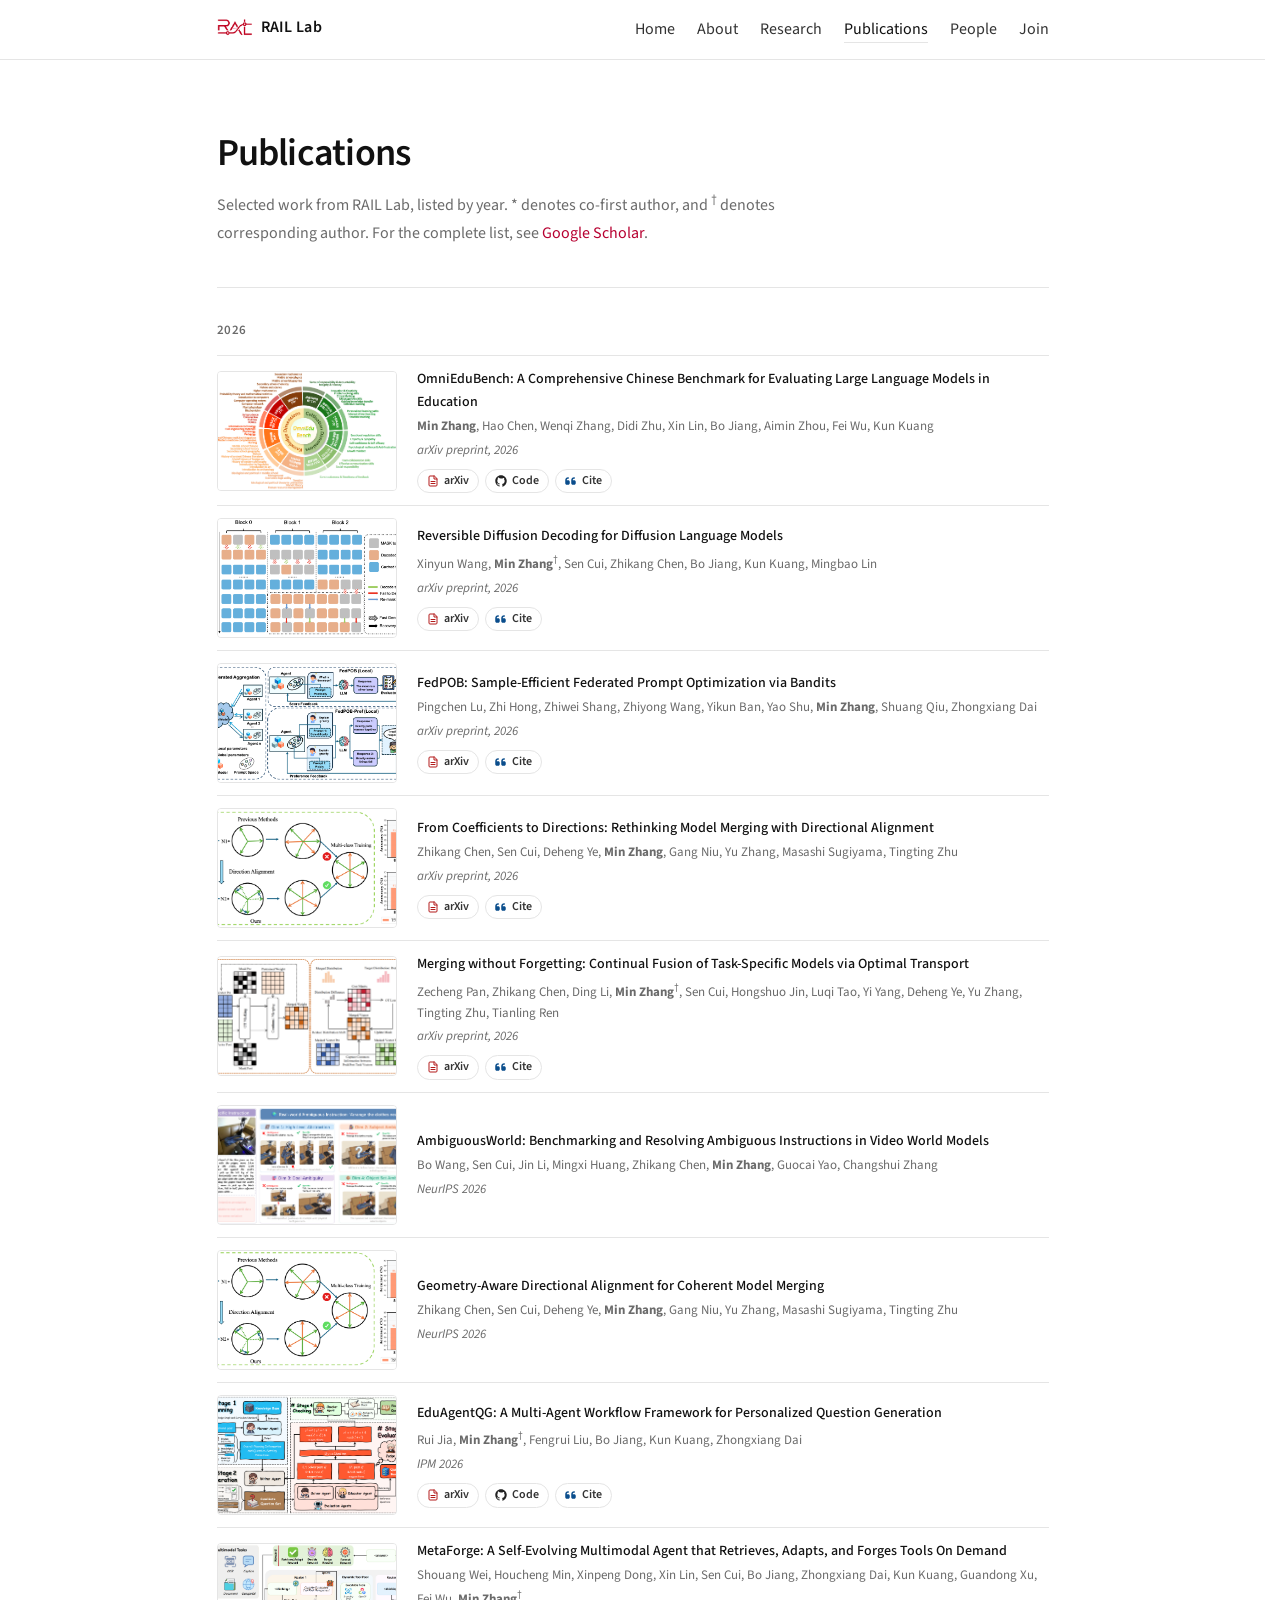
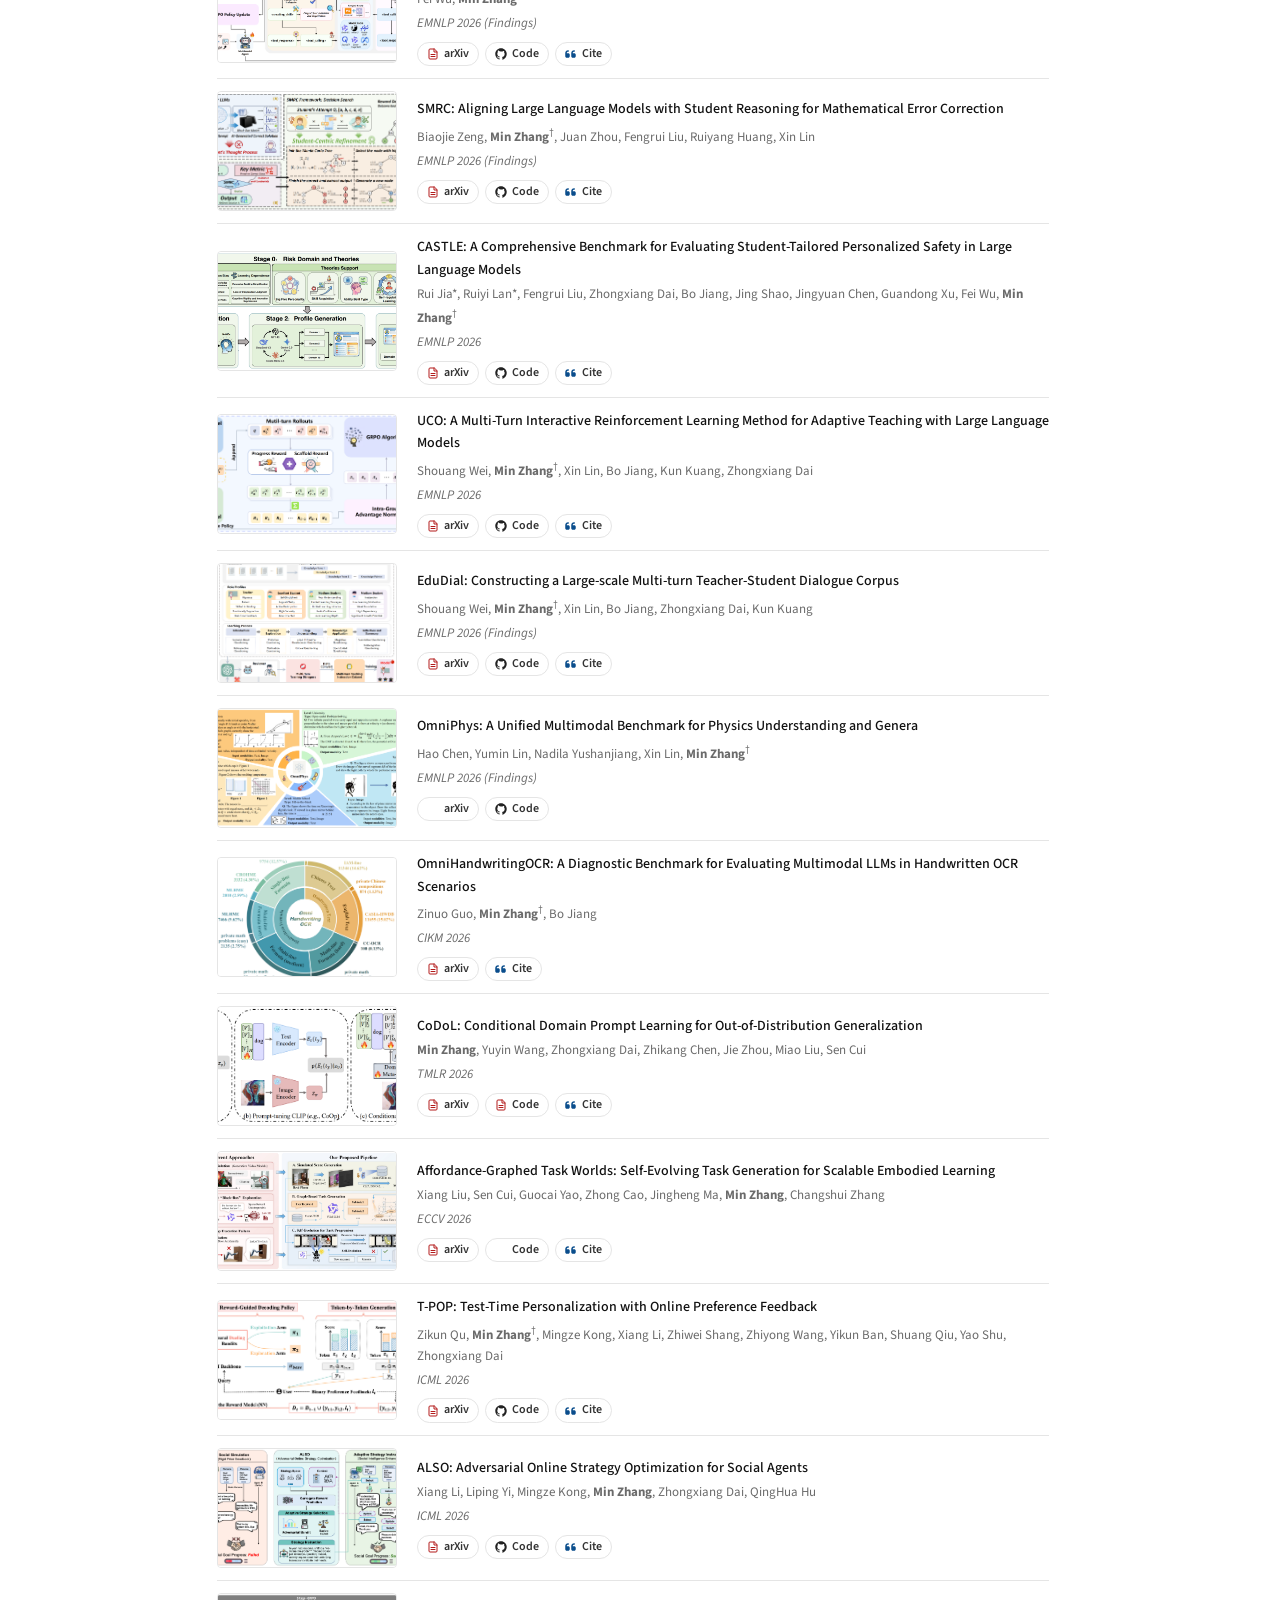
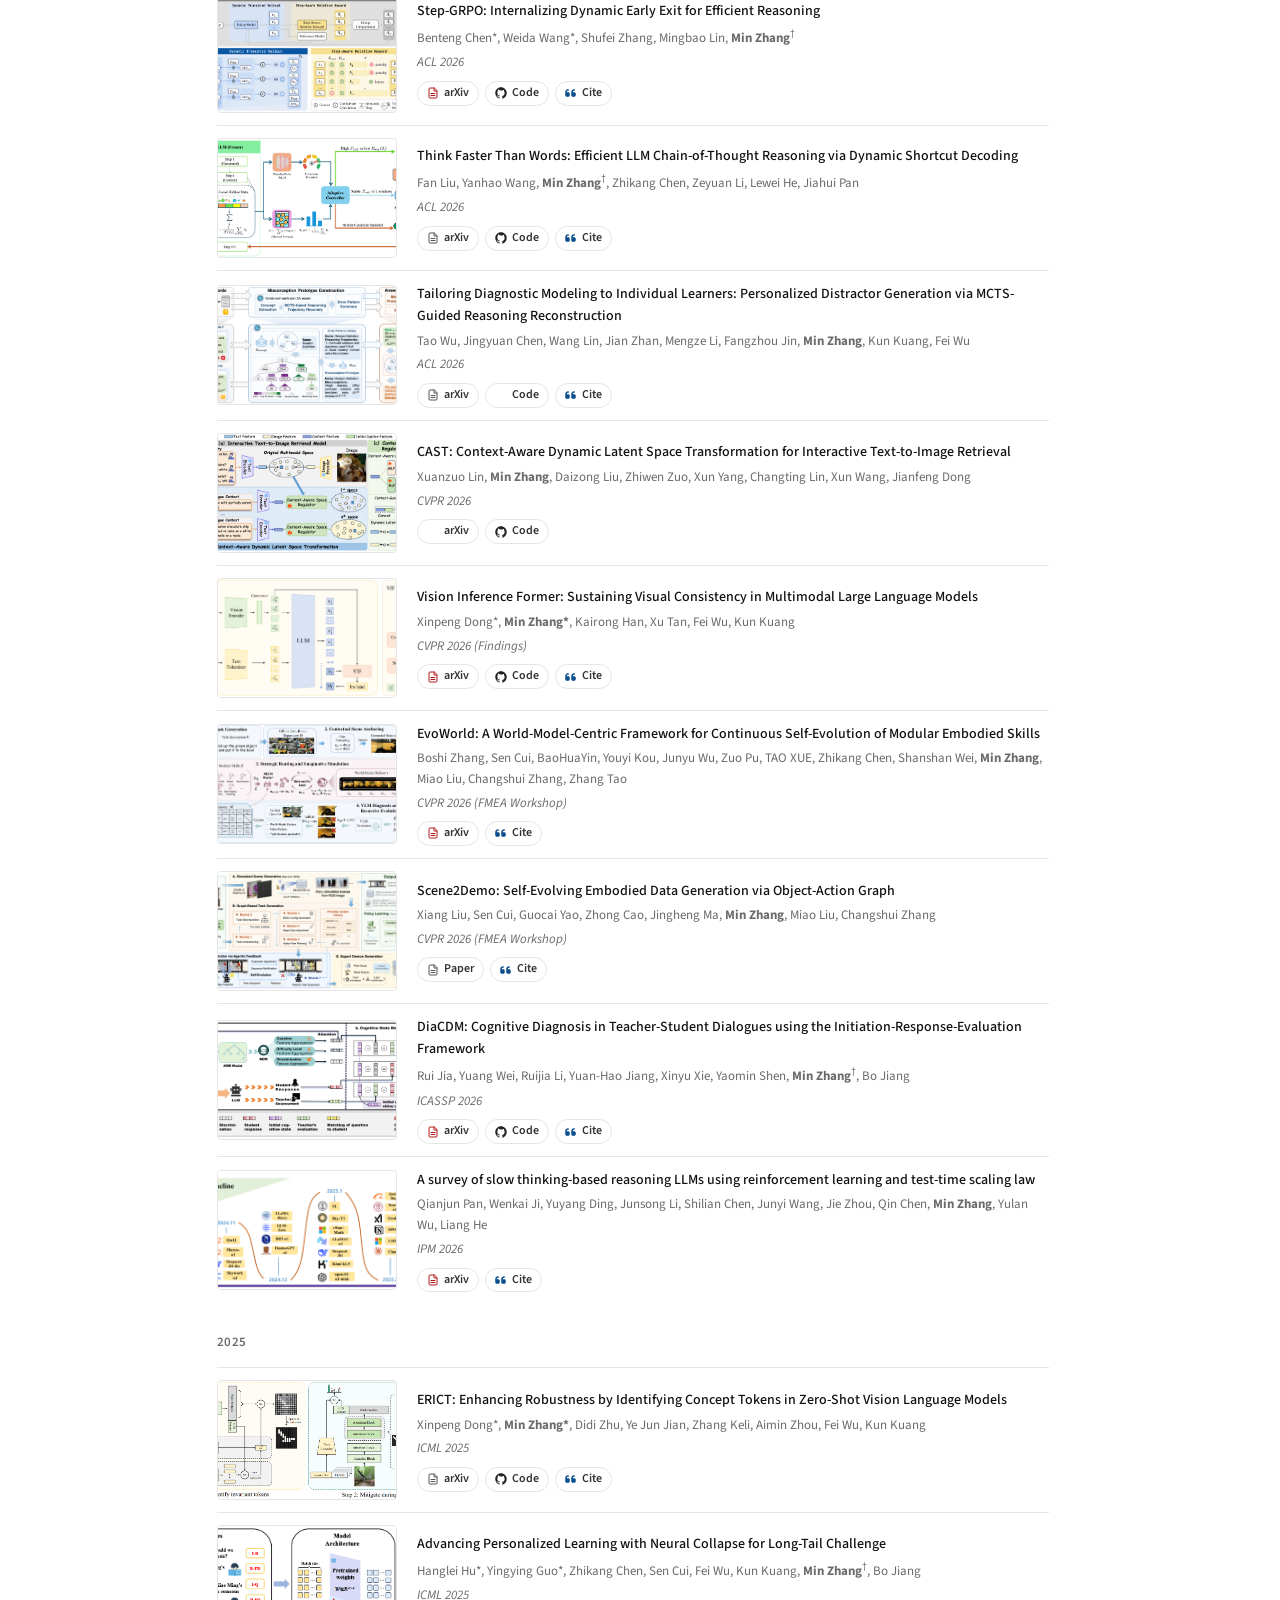
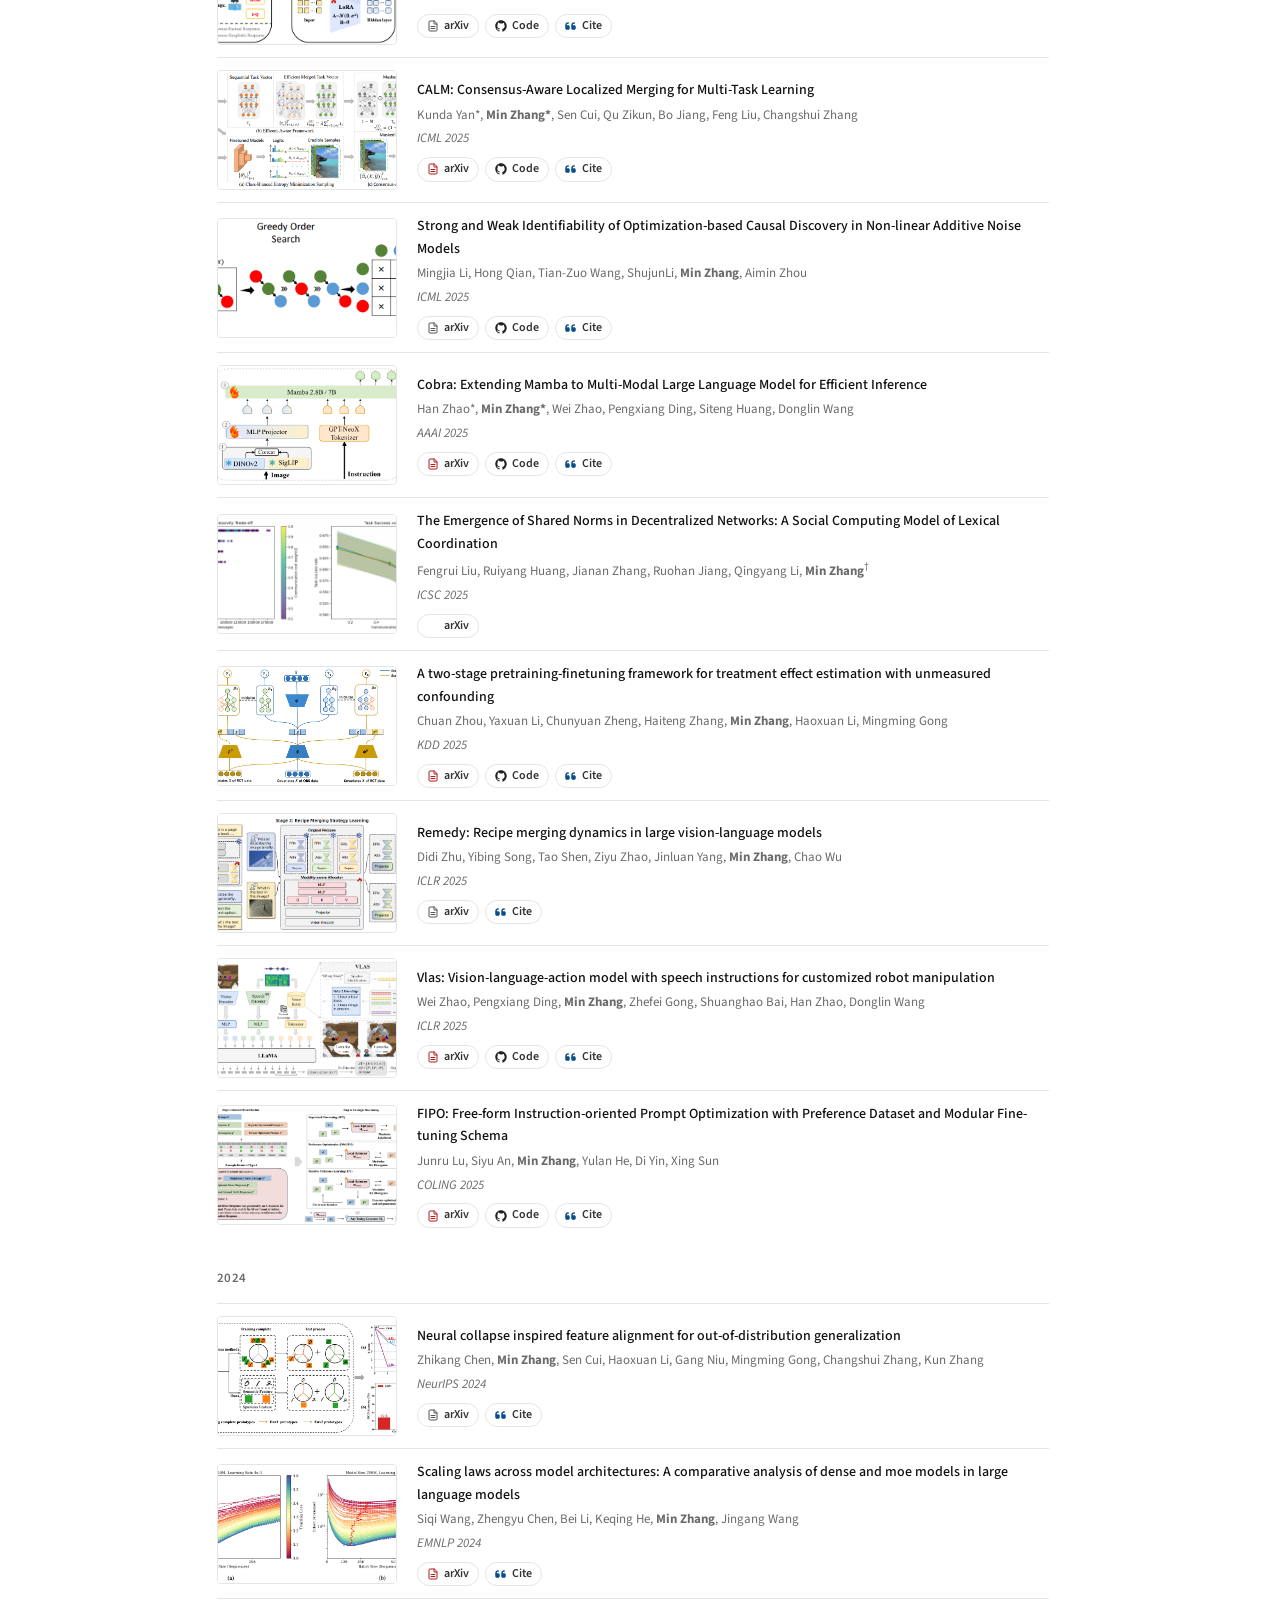
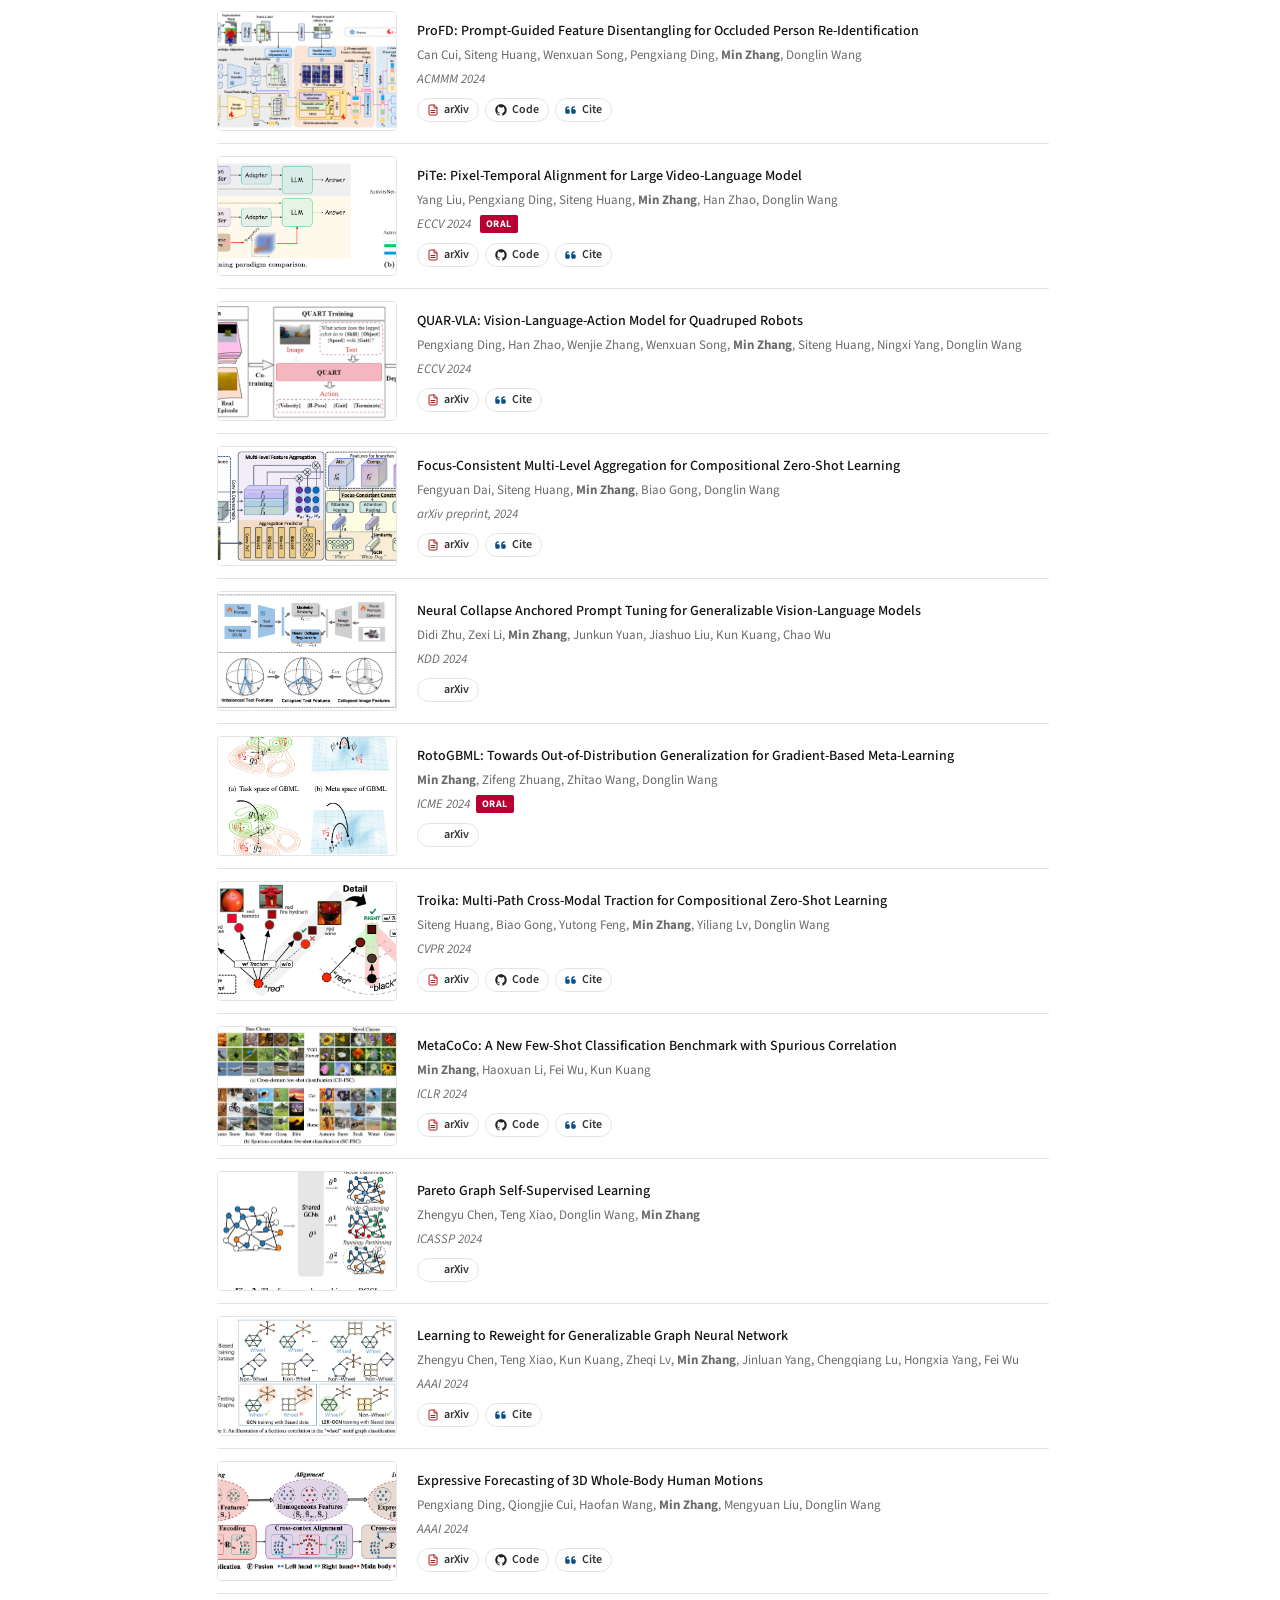
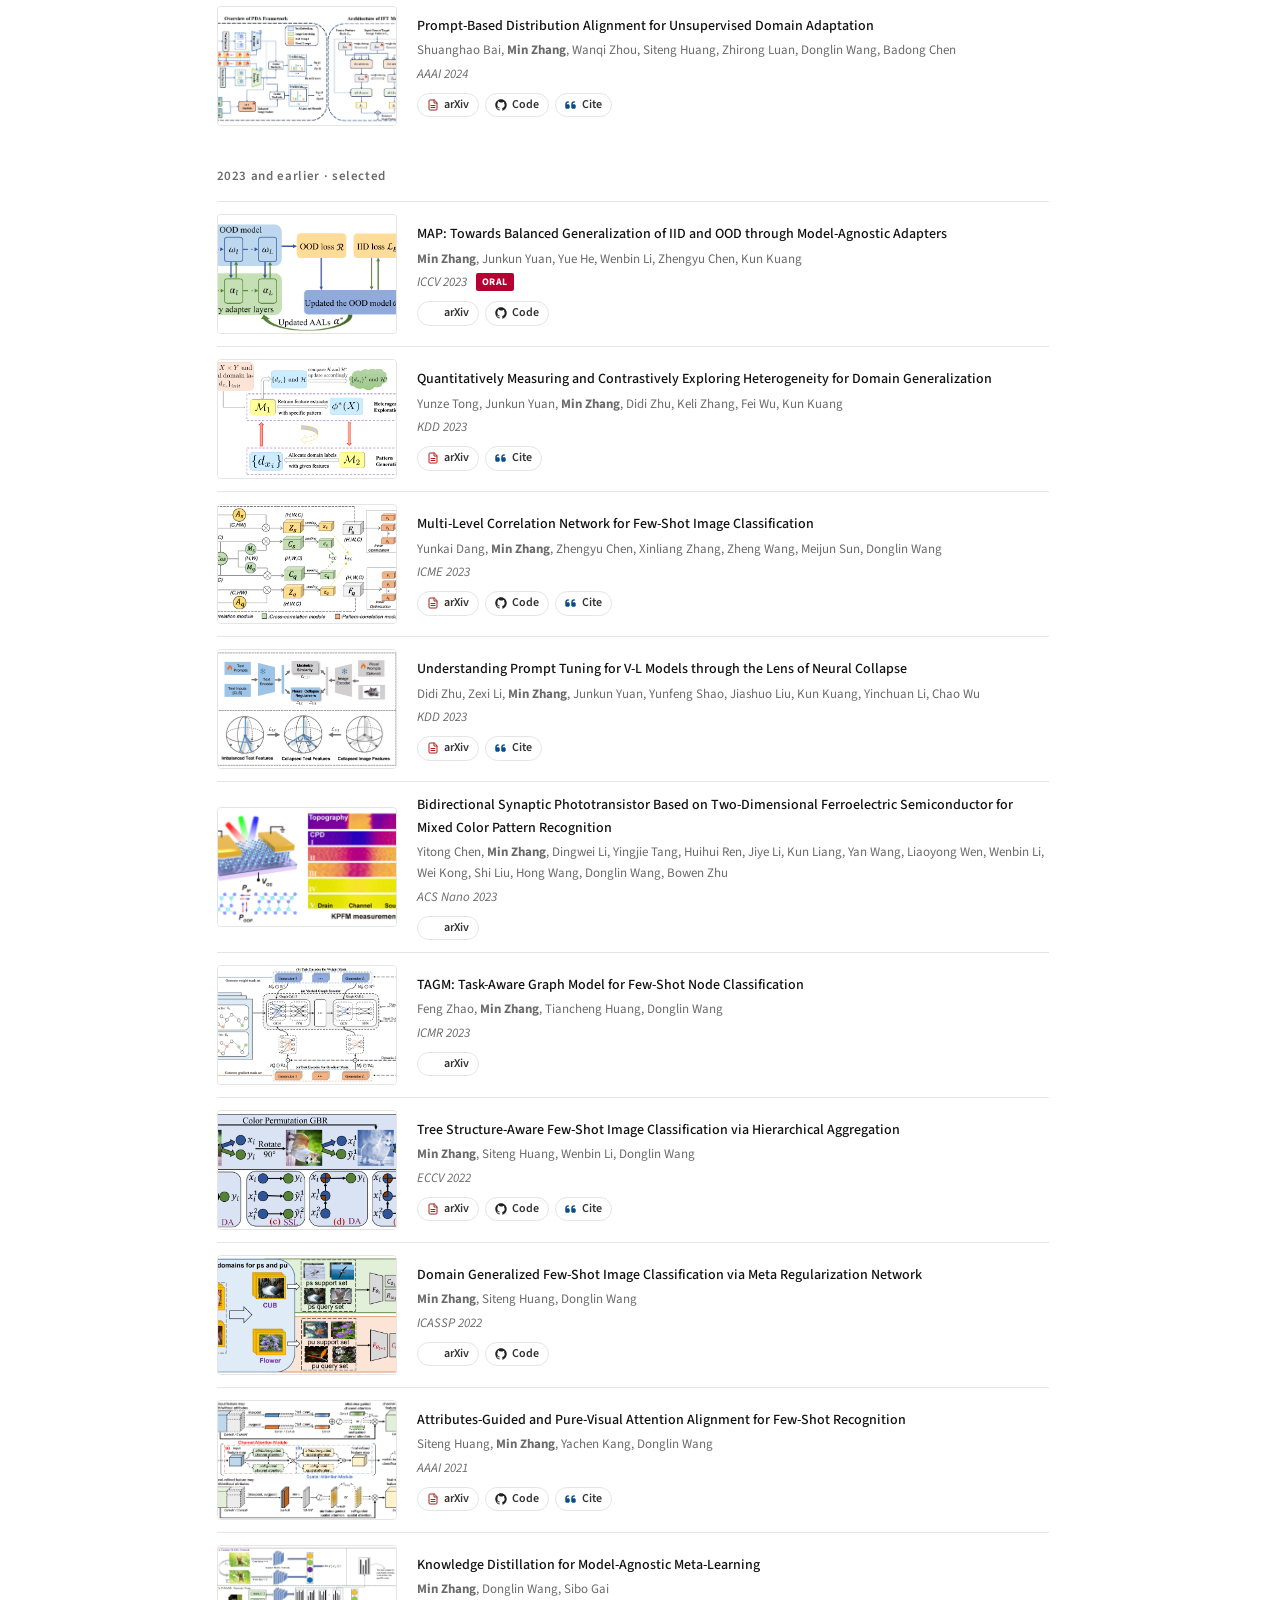
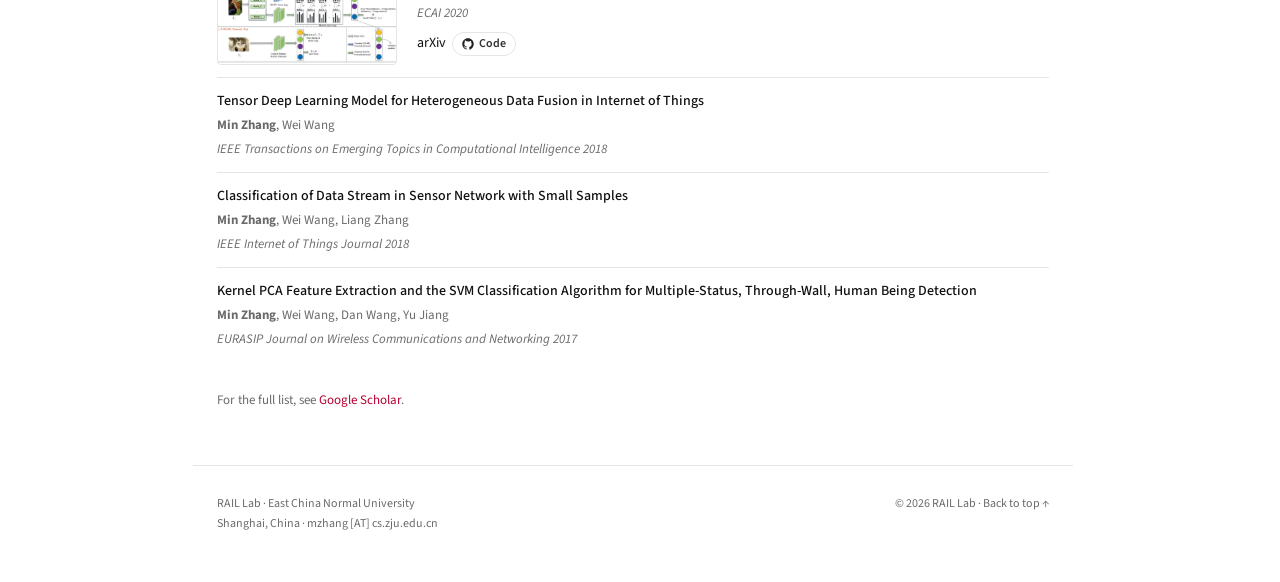
<file: publications.html>
<!DOCTYPE html>
<html lang="en">
<head>
<meta charset="UTF-8">
<meta name="viewport" content="width=device-width, initial-scale=1.0">
<title>Publications · RAIL Lab</title>
<link rel="icon" href="assets/RAIL-Lab-icon-transparent.png" type="image/png">
<link rel="apple-touch-icon" href="assets/RAIL-Lab-icon-transparent.png">
<meta name="description" content="Selected publications from RAIL Lab at East China Normal University.">
<meta property="og:type" content="website">
<meta property="og:title" content="Publications · RAIL Lab">
<meta property="og:description" content="Selected publications from RAIL Lab at East China Normal University.">
<meta property="og:image" content="https://ecnu-rail.github.io/assets/RAIL-Lab-icon-transparent.png">
<meta property="og:url" content="https://ecnu-rail.github.io/publications.html">
<meta name="twitter:card" content="summary_large_image">
<link rel="preconnect" href="https://fonts.googleapis.com">
<link rel="preconnect" href="https://fonts.gstatic.com" crossorigin>
<link rel="stylesheet" href="https://fonts.googleapis.com/css2?family=Source+Sans+Pro:wght@400;600;700&display=swap">
<link rel="stylesheet" href="styles.css">
</head>
<body>

<nav class="topbar">
  <div class="inner">
    <!-- <div class="brand"><a href="index.html">RAIL Lab</a></div> -->
    <div class="brand"><a href="index.html"><img class="rail-logo" src="assets/RAIL-Lab-icon-transparent.png" alt="RAIL Lab logo"> <span>RAIL Lab</span></a></div>
    <input type="checkbox" id="nav-toggle-pub" class="nav-toggle" aria-label="Toggle menu">
    <label for="nav-toggle-pub" class="nav-burger" aria-hidden="true"><span></span><span></span><span></span></label>
    <ul>
      <li><a href="index.html">Home</a></li>
      <li><a href="about.html">About</a></li>
      <li><a href="research.html">Research</a></li>
      <li><a href="publications.html" class="active">Publications</a></li>
      <!-- <li><a href="projects.html">Projects</a></li> -->
      <li><a href="people.html">People</a></li>
      <li><a href="join.html">Join</a></li>
    </ul>
  </div>
</nav>

<main>

  <section class="page-header">
    <h1>Publications</h1>
    <p class="lead">
      Selected work from RAIL Lab, listed by year. * denotes co-first author, and <sup>&dagger;</sup> denotes corresponding author. For the complete list, see <a href="https://scholar.google.com/citations?hl=zh-CN&user=5dlWxdUAAAAJ" target="_blank" rel="noopener">Google Scholar</a>.
    </p>
  </section>

  <section>
    <div class="year-group">
      <div class="year">2026</div>
      <div class="pub pub-with-thumb">
        <img class="thumb" src="images/thumbs/omniedubench.png" alt="OmniEduBench overview" loading="lazy">
        <div class="pub-body">
          <div class="title"><button class="thumb-btn" type="button" aria-label="View figure"><svg viewBox="0 0 24 24" width="20" height="20" fill="none" stroke="currentColor" stroke-width="2" stroke-linecap="round" stroke-linejoin="round"><rect x="3" y="3" width="18" height="18" rx="2"/><circle cx="8.5" cy="8.5" r="1.5"/><path d="M21 15l-5-5L5 21"/></svg></button><span class="title-text">OmniEduBench: A Comprehensive Chinese Benchmark for Evaluating Large Language Models in Education</span></div>
          <div class="authors"><strong>Min Zhang</strong>, Hao Chen, Wenqi Zhang, Didi Zhu, Xin Lin, Bo Jiang, Aimin Zhou, Fei Wu, Kun Kuang</div>
          <div class="venue">arXiv preprint, 2026</div>
          <div class="links"><a href="https://arxiv.org/abs/2510.26422" target="_blank" rel="noopener">arXiv</a><a href="https://github.com/ECNU-RAIL/OmniEduBench" target="_blank" rel="noopener">Code</a></div>
        </div>
      </div>
      <div class="pub pub-with-thumb">
        <img class="thumb" src="images/thumbs/rdd.png" alt="RDD overview" loading="lazy">
        <div class="pub-body">
          <div class="title"><button class="thumb-btn" type="button" aria-label="View figure"><svg viewBox="0 0 24 24" width="20" height="20" fill="none" stroke="currentColor" stroke-width="2" stroke-linecap="round" stroke-linejoin="round"><rect x="3" y="3" width="18" height="18" rx="2"/><circle cx="8.5" cy="8.5" r="1.5"/><path d="M21 15l-5-5L5 21"/></svg></button><span class="title-text">Reversible Diffusion Decoding for Diffusion Language Models</span></div>
          <div class="authors">Xinyun Wang, <strong>Min Zhang</strong><sup>&dagger;</sup>, Sen Cui, Zhikang Chen, Bo Jiang, Kun Kuang, Mingbao Lin</div>
          <div class="venue">arXiv preprint, 2026</div>
          <div class="links"><a href="https://arxiv.org/abs/2602.00150" target="_blank" rel="noopener">arXiv</a></div>
        </div>
      </div>
      <div class="pub pub-with-thumb">
        <img class="thumb" src="images/thumbs/fedpob.png" alt="FedPOB overview" loading="lazy">
        <div class="pub-body">
          <div class="title"><button class="thumb-btn" type="button" aria-label="View figure"><svg viewBox="0 0 24 24" width="20" height="20" fill="none" stroke="currentColor" stroke-width="2" stroke-linecap="round" stroke-linejoin="round"><rect x="3" y="3" width="18" height="18" rx="2"/><circle cx="8.5" cy="8.5" r="1.5"/><path d="M21 15l-5-5L5 21"/></svg></button><span class="title-text">FedPOB: Sample-Efficient Federated Prompt Optimization via Bandits</span></div>
          <div class="authors">Pingchen Lu, Zhi Hong, Zhiwei Shang, Zhiyong Wang, Yikun Ban, Yao Shu, <strong>Min Zhang</strong>, Shuang Qiu, Zhongxiang Dai</div>
          <div class="venue">arXiv preprint, 2026</div>
          <div class="links"><a href="https://arxiv.org/abs/2509.24701?" target="_blank" rel="noopener">arXiv</a></div>
        </div>
      </div>
      <div class="pub pub-with-thumb">
        <img class="thumb" src="images/thumbs/ebm-cot.png" alt="EBM-COT overview" loading="lazy">
        <div class="pub-body">
          <div class="title"><button class="thumb-btn" type="button" aria-label="View figure"><svg viewBox="0 0 24 24" width="20" height="20" fill="none" stroke="currentColor" stroke-width="2" stroke-linecap="round" stroke-linejoin="round"><rect x="3" y="3" width="18" height="18" rx="2"/><circle cx="8.5" cy="8.5" r="1.5"/><path d="M21 15l-5-5L5 21"/></svg></button><span class="title-text">From Coefficients to Directions: Rethinking Model Merging with Directional Alignment</span></div>
          <div class="authors">Zhikang Chen, Sen Cui, Deheng Ye, <strong>Min Zhang</strong>, Gang Niu, Yu Zhang, Masashi Sugiyama, Tingting Zhu</div>
          <div class="venue">arXiv preprint, 2026</div>
          <div class="links"><a href="https://arxiv.org/abs/2512.00391" target="_blank" rel="noopener">arXiv</a></div>
        </div>
      </div>
      <div class="pub pub-with-thumb">
        <img class="thumb" src="images/thumbs/otmf.png" alt="OTMF overview" loading="lazy">
        <div class="pub-body">
          <div class="title"><button class="thumb-btn" type="button" aria-label="View figure"><svg viewBox="0 0 24 24" width="20" height="20" fill="none" stroke="currentColor" stroke-width="2" stroke-linecap="round" stroke-linejoin="round"><rect x="3" y="3" width="18" height="18" rx="2"/><circle cx="8.5" cy="8.5" r="1.5"/><path d="M21 15l-5-5L5 21"/></svg></button><span class="title-text">Merging without Forgetting: Continual Fusion of Task-Specific Models via Optimal Transport</span></div>
          <div class="authors">Zecheng Pan, Zhikang Chen, Ding Li, <strong>Min Zhang</strong><sup>&dagger;</sup>, Sen Cui, Hongshuo Jin, Luqi Tao, Yi Yang, Deheng Ye, Yu Zhang, Tingting Zhu, Tianling Ren</div>
          <div class="venue">arXiv preprint, 2026</div>
          <div class="links"><a href="https://arxiv.org/abs/2511.19561" target="_blank" rel="noopener">arXiv</a></div>
        </div>
      </div>
      <div class="pub pub-with-thumb">
        <img class="thumb" src="images/thumbs/AmbiguousWorld.png" alt="AmbiguousWorld overview" loading="lazy">
        <div class="pub-body">
          <div class="title"><button class="thumb-btn" type="button" aria-label="View figure"><svg viewBox="0 0 24 24" width="20" height="20" fill="none" stroke="currentColor" stroke-width="2" stroke-linecap="round" stroke-linejoin="round"><rect x="3" y="3" width="18" height="18" rx="2"/><circle cx="8.5" cy="8.5" r="1.5"/><path d="M21 15l-5-5L5 21"/></svg></button><span class="title-text">AmbiguousWorld: Benchmarking and Resolving Ambiguous Instructions in Video World Models</span></div>
          <div class="authors">Bo Wang, Sen Cui, Jin Li, Mingxi Huang, Zhikang Chen, <strong>Min Zhang</strong>, Guocai Yao, Changshui Zhang</div>
          <div class="venue">NeurIPS 2026</div>
          <!-- <div class="links"><a href="https://arxiv.org/abs/2511.11635" target="_blank" rel="noopener">arXiv</a><a href="https://github.com/Mind-Lab-ECNU/EduAgentQG" target="_blank" rel="noopener">Code</a></div> -->
        </div>
      </div>
      <div class="pub pub-with-thumb">
        <img class="thumb" src="images/thumbs/mda.png" alt="Merging with Directional Alignment overview" loading="lazy">
        <div class="pub-body">
          <div class="title"><button class="thumb-btn" type="button" aria-label="View figure"><svg viewBox="0 0 24 24" width="20" height="20" fill="none" stroke="currentColor" stroke-width="2" stroke-linecap="round" stroke-linejoin="round"><rect x="3" y="3" width="18" height="18" rx="2"/><circle cx="8.5" cy="8.5" r="1.5"/><path d="M21 15l-5-5L5 21"/></svg></button><span class="title-text">Geometry-Aware Directional Alignment for Coherent Model Merging</span></div>
          <div class="authors">Zhikang Chen, Sen Cui, Deheng Ye, <strong>Min Zhang</strong>, Gang Niu, Yu Zhang, Masashi Sugiyama, Tingting Zhu</div>
          <div class="venue">NeurIPS 2026</div>
          <!-- <div class="links"><a href="https://arxiv.org/abs/2511.11635" target="_blank" rel="noopener">arXiv</a><a href="https://github.com/Mind-Lab-ECNU/EduAgentQG" target="_blank" rel="noopener">Code</a></div> -->
        </div>
      </div>
      <div class="pub pub-with-thumb">
        <img class="thumb" src="images/thumbs/eduagentqg.png" alt="EduAgentQG overview" loading="lazy">
        <div class="pub-body">
          <div class="title"><button class="thumb-btn" type="button" aria-label="View figure"><svg viewBox="0 0 24 24" width="20" height="20" fill="none" stroke="currentColor" stroke-width="2" stroke-linecap="round" stroke-linejoin="round"><rect x="3" y="3" width="18" height="18" rx="2"/><circle cx="8.5" cy="8.5" r="1.5"/><path d="M21 15l-5-5L5 21"/></svg></button><span class="title-text">EduAgentQG: A Multi-Agent Workflow Framework for Personalized Question Generation</span></div>
          <div class="authors">Rui Jia, <strong>Min Zhang</strong><sup>&dagger;</sup>, Fengrui Liu, Bo Jiang, Kun Kuang, Zhongxiang Dai</div>
          <div class="venue">IPM 2026</div>
          <div class="links"><a href="https://arxiv.org/abs/2511.11635" target="_blank" rel="noopener">arXiv</a><a href="https://github.com/Mind-Lab-ECNU/EduAgentQG" target="_blank" rel="noopener">Code</a></div>
        </div>
      </div>
      <div class="pub pub-with-thumb">
        <img class="thumb" src="images/thumbs/metaforge.png" alt="Metaforge overview" loading="lazy">
        <div class="pub-body">
          <div class="title"><button class="thumb-btn" type="button" aria-label="View figure"><svg viewBox="0 0 24 24" width="20" height="20" fill="none" stroke="currentColor" stroke-width="2" stroke-linecap="round" stroke-linejoin="round"><rect x="3" y="3" width="18" height="18" rx="2"/><circle cx="8.5" cy="8.5" r="1.5"/><path d="M21 15l-5-5L5 21"/></svg></button><span class="title-text">MetaForge: A Self-Evolving Multimodal Agent that Retrieves, Adapts, and Forges Tools On Demand</span></div>
          <div class="authors">Shouang Wei, Houcheng Min, Xinpeng Dong, Xin Lin, Sen Cui, Bo Jiang, Zhongxiang Dai, Kun Kuang, Guandong Xu, Fei Wu, <strong>Min Zhang</strong><sup>&dagger;</sup></div>
          <div class="venue">EMNLP 2026 (Findings)</div>
          <div class="links"><a href="https://arxiv.org/abs/2606.01801" target="_blank" rel="noopener">arXiv</a><a href="https://github.com/ECNU-RAIL/MetaForge" target="_blank" rel="noopener">Code</a></div>
        </div>
      </div>
      <div class="pub pub-with-thumb">
        <img class="thumb" src="images/thumbs/smrc.png" alt="SMRC overview" loading="lazy">
        <div class="pub-body">
          <div class="title"><button class="thumb-btn" type="button" aria-label="View figure"><svg viewBox="0 0 24 24" width="20" height="20" fill="none" stroke="currentColor" stroke-width="2" stroke-linecap="round" stroke-linejoin="round"><rect x="3" y="3" width="18" height="18" rx="2"/><circle cx="8.5" cy="8.5" r="1.5"/><path d="M21 15l-5-5L5 21"/></svg></button><span class="title-text">SMRC: Aligning Large Language Models with Student Reasoning for Mathematical Error Correction</span></div>
          <div class="authors">Biaojie Zeng, <strong>Min Zhang</strong><sup>&dagger;</sup>, Juan Zhou, Fengrui Liu, Ruiyang Huang, Xin Lin</div>
          <div class="venue">EMNLP 2026 (Findings)</div>
          <div class="links"><a href="https://arxiv.org/abs/2511.14684" target="_blank" rel="noopener">arXiv</a><a href="https://github.com/ECNU-RAIL/SMRC-EMNLP2026" target="_blank" rel="noopener">Code</a></div>
        </div>
      </div>
      <div class="pub pub-with-thumb">
        <img class="thumb" src="images/thumbs/castle.png" alt="CASTLE overview" loading="lazy">
        <div class="pub-body">
          <div class="title"><button class="thumb-btn" type="button" aria-label="View figure"><svg viewBox="0 0 24 24" width="20" height="20" fill="none" stroke="currentColor" stroke-width="2" stroke-linecap="round" stroke-linejoin="round"><rect x="3" y="3" width="18" height="18" rx="2"/><circle cx="8.5" cy="8.5" r="1.5"/><path d="M21 15l-5-5L5 21"/></svg></button><span class="title-text">CASTLE: A Comprehensive Benchmark for Evaluating Student-Tailored Personalized Safety in Large Language Models</span></div>
          <div class="authors">Rui Jia*, Ruiyi Lan*, Fengrui Liu, Zhongxiang Dai, Bo Jiang, Jing Shao, Jingyuan Chen, Guandong Xu, Fei Wu, <strong>Min Zhang</strong><sup>&dagger;</sup></div>
          <div class="venue">EMNLP 2026</div>
          <div class="links"><a href="https://arxiv.org/abs/2602.05633" target="_blank" rel="noopener">arXiv</a><a href="https://github.com/ECNU-RAIL/CASTLE-EMNLP2026" target="_blank" rel="noopener">Code</a></div>
        </div>
      </div>
      <div class="pub pub-with-thumb">
        <img class="thumb" src="images/thumbs/uco.png" alt="Unidirectional Cognitive Optimization overview" loading="lazy">
        <div class="pub-body">
          <div class="title"><button class="thumb-btn" type="button" aria-label="View figure"><svg viewBox="0 0 24 24" width="20" height="20" fill="none" stroke="currentColor" stroke-width="2" stroke-linecap="round" stroke-linejoin="round"><rect x="3" y="3" width="18" height="18" rx="2"/><circle cx="8.5" cy="8.5" r="1.5"/><path d="M21 15l-5-5L5 21"/></svg></button><span class="title-text">UCO: A Multi-Turn Interactive Reinforcement Learning Method for Adaptive Teaching with Large Language Models</span></div>
          <div class="authors">Shouang Wei, <strong>Min Zhang</strong><sup>&dagger;</sup>, Xin Lin, Bo Jiang, Kun Kuang, Zhongxiang Dai</div>
          <div class="venue">EMNLP 2026</div>
          <div class="links"><a href="https://arxiv.org/abs/2511.08873" target="_blank" rel="noopener">arXiv</a><a href="https://github.com/Mind-Lab-ECNU/UCO" target="_blank" rel="noopener">Code</a></div>
        </div>
      </div>
      <div class="pub pub-with-thumb">
        <img class="thumb" src="images/thumbs/edudial.png" alt="EduDial overview" loading="lazy">
        <div class="pub-body">
          <div class="title"><button class="thumb-btn" type="button" aria-label="View figure"><svg viewBox="0 0 24 24" width="20" height="20" fill="none" stroke="currentColor" stroke-width="2" stroke-linecap="round" stroke-linejoin="round"><rect x="3" y="3" width="18" height="18" rx="2"/><circle cx="8.5" cy="8.5" r="1.5"/><path d="M21 15l-5-5L5 21"/></svg></button><span class="title-text">EduDial: Constructing a Large-scale Multi-turn Teacher-Student Dialogue Corpus</span></div>
          <div class="authors">Shouang Wei, <strong>Min Zhang</strong><sup>&dagger;</sup>, Xin Lin, Bo Jiang, Zhongxiang Dai, Kun Kuang</div>
          <div class="venue">EMNLP 2026 (Findings)</div>
          <div class="links"><a href="https://arxiv.org/abs/2510.12899" target="_blank" rel="noopener">arXiv</a><a href="https://github.com/ECNU-RAIL/EduDial" target="_blank" rel="noopener">Code</a></div>
        </div>
      </div>
      <div class="pub pub-with-thumb">
        <img class="thumb" src="images/thumbs/omniphys.png" alt="OmniPhys overview" loading="lazy">
        <div class="pub-body">
          <div class="title"><button class="thumb-btn" type="button" aria-label="View figure"><svg viewBox="0 0 24 24" width="20" height="20" fill="none" stroke="currentColor" stroke-width="2" stroke-linecap="round" stroke-linejoin="round"><rect x="3" y="3" width="18" height="18" rx="2"/><circle cx="8.5" cy="8.5" r="1.5"/><path d="M21 15l-5-5L5 21"/></svg></button><span class="title-text">OmniPhys: A Unified Multimodal Benchmark for Physics Understanding and Genera</span></div>
          <div class="authors">Hao Chen, Yumin Lin, Nadila Yushanjiang, Xin Lin, <strong>Min Zhang</strong><sup>&dagger;</sup></div>
          <div class="venue">EMNLP 2026 (Findings)</div>
          <div class="links"><a href="" target="_blank" rel="noopener">arXiv</a><a href="https://github.com/ECNU-RAIL/OmniPhys-EMNLP2026" target="_blank" rel="noopener">Code</a></div>
        </div>
      </div>
      <div class="pub pub-with-thumb">
        <img class="thumb" src="images/thumbs/hwocr.png" alt="OmniHandwritingOCR overview" loading="lazy">
        <div class="pub-body">
          <div class="title"><button class="thumb-btn" type="button" aria-label="View figure"><svg viewBox="0 0 24 24" width="20" height="20" fill="none" stroke="currentColor" stroke-width="2" stroke-linecap="round" stroke-linejoin="round"><rect x="3" y="3" width="18" height="18" rx="2"/><circle cx="8.5" cy="8.5" r="1.5"/><path d="M21 15l-5-5L5 21"/></svg></button><span class="title-text">OmniHandwritingOCR: A Diagnostic Benchmark for Evaluating Multimodal LLMs in Handwritten OCR Scenarios</span></div>
          <div class="authors">Zinuo Guo, <strong>Min Zhang</strong><sup>&dagger;</sup>, Bo Jiang</div>
          <div class="venue">CIKM 2026</div>
          <div class="links"><a href="https://arxiv.org/abs/2608.18586" target="_blank" rel="noopener">arXiv</a></div>
        </div>
      </div>
      <div class="pub pub-with-thumb">
        <img class="thumb" src="images/thumbs/codol.png" alt="CoDoL overview" loading="lazy">
        <div class="pub-body">
          <div class="title"><button class="thumb-btn" type="button" aria-label="View figure"><svg viewBox="0 0 24 24" width="20" height="20" fill="none" stroke="currentColor" stroke-width="2" stroke-linecap="round" stroke-linejoin="round"><rect x="3" y="3" width="18" height="18" rx="2"/><circle cx="8.5" cy="8.5" r="1.5"/><path d="M21 15l-5-5L5 21"/></svg></button><span class="title-text">CoDoL: Conditional Domain Prompt Learning for Out-of-Distribution Generalization</span></div>
          <div class="authors"><strong>Min Zhang</strong>, Yuyin Wang, Zhongxiang Dai, Zhikang Chen, Jie Zhou, Miao Liu, Sen Cui</div>
          <div class="venue">TMLR 2026</div>
          <div class="links"><a href="https://arxiv.org/abs/2509.15330" target="_blank" rel="noopener">arXiv</a><a href="https://arxiv.org/abs/2509.15330" target="_blank" rel="noopener">Code</a></div>
        </div>
      </div>
      <div class="pub pub-with-thumb">
        <img class="thumb" src="images/thumbs/agt-world.png" alt="AGT-World overview" loading="lazy">
        <div class="pub-body">
          <div class="title"><button class="thumb-btn" type="button" aria-label="View figure"><svg viewBox="0 0 24 24" width="20" height="20" fill="none" stroke="currentColor" stroke-width="2" stroke-linecap="round" stroke-linejoin="round"><rect x="3" y="3" width="18" height="18" rx="2"/><circle cx="8.5" cy="8.5" r="1.5"/><path d="M21 15l-5-5L5 21"/></svg></button><span class="title-text">Affordance-Graphed Task Worlds: Self-Evolving Task Generation for Scalable Embodied Learning</span></div>
          <div class="authors">Xiang Liu, Sen Cui, Guocai Yao, Zhong Cao, Jingheng Ma, <strong>Min Zhang</strong>, Changshui Zhang</div>
          <div class="venue">ECCV 2026</div>
          <div class="links"><a href="https://arxiv.org/abs/2602.12065" target="_blank" rel="noopener">arXiv</a><a href="https://agt-world.github.io/" target="_blank" rel="noopener">Code</a></div>
        </div>
      </div>
      <div class="pub pub-with-thumb">
        <img class="thumb" src="images/thumbs/t-pop.png" alt="T-POP overview" loading="lazy">
        <div class="pub-body">
          <div class="title"><button class="thumb-btn" type="button" aria-label="View figure"><svg viewBox="0 0 24 24" width="20" height="20" fill="none" stroke="currentColor" stroke-width="2" stroke-linecap="round" stroke-linejoin="round"><rect x="3" y="3" width="18" height="18" rx="2"/><circle cx="8.5" cy="8.5" r="1.5"/><path d="M21 15l-5-5L5 21"/></svg></button><span class="title-text">T-POP: Test-Time Personalization with Online Preference Feedback</span></div>
          <div class="authors">Zikun Qu, <strong>Min Zhang</strong><sup>&dagger;</sup>, Mingze Kong, Xiang Li, Zhiwei Shang, Zhiyong Wang, Yikun Ban, Shuang Qiu, Yao Shu, Zhongxiang Dai</div>
          <div class="venue">ICML 2026</div>
          <div class="links"><a href="https://arxiv.org/abs/2509.24696" target="_blank" rel="noopener">arXiv</a><a href="https://github.com/ECNU-RAIL/T-POP" target="_blank" rel="noopener">Code</a></div>
        </div>
      </div>
      <div class="pub pub-with-thumb">
        <img class="thumb" src="images/thumbs/also.png" alt="ALSO overview" loading="lazy">
        <div class="pub-body">
          <div class="title"><button class="thumb-btn" type="button" aria-label="View figure"><svg viewBox="0 0 24 24" width="20" height="20" fill="none" stroke="currentColor" stroke-width="2" stroke-linecap="round" stroke-linejoin="round"><rect x="3" y="3" width="18" height="18" rx="2"/><circle cx="8.5" cy="8.5" r="1.5"/><path d="M21 15l-5-5L5 21"/></svg></button><span class="title-text">ALSO: Adversarial Online Strategy Optimization for Social Agents</span></div>
          <div class="authors">Xiang Li, Liping Yi, Mingze Kong, <strong>Min Zhang</strong>, Zhongxiang Dai, QingHua Hu</div>
          <div class="venue">ICML 2026</div>
          <div class="links"><a href="https://arxiv.org/abs/2605.15768" target="_blank" rel="noopener">arXiv</a><a href="https://github.com/ECNU-RAIL/ALSO" target="_blank" rel="noopener">Code</a></div>
        </div>
      </div>
      <div class="pub pub-with-thumb">
        <img class="thumb" src="images/thumbs/step-grpo.png" alt="Step-GRPO overview" loading="lazy">
        <div class="pub-body">
          <div class="title"><button class="thumb-btn" type="button" aria-label="View figure"><svg viewBox="0 0 24 24" width="20" height="20" fill="none" stroke="currentColor" stroke-width="2" stroke-linecap="round" stroke-linejoin="round"><rect x="3" y="3" width="18" height="18" rx="2"/><circle cx="8.5" cy="8.5" r="1.5"/><path d="M21 15l-5-5L5 21"/></svg></button><span class="title-text">Step-GRPO: Internalizing Dynamic Early Exit for Efficient Reasoning</span></div>
          <div class="authors">Benteng Chen*, Weida Wang*, Shufei Zhang, Mingbao Lin, <strong>Min Zhang</strong><sup>&dagger;</sup></div>
          <div class="venue">ACL 2026</div>
          <div class="links"><a href="https://arxiv.org/abs/2604.16890" target="_blank" rel="noopener">arXiv</a><a href="https://github.com/ECNU-RAIL/Step-GRPO_ACL2026" target="_blank" rel="noopener">Code</a></div>
        </div>
      </div>
      <div class="pub pub-with-thumb">
        <img class="thumb" src="images/thumbs/shortcut_decoding.png" alt="Think faster than words overview" loading="lazy">
        <div class="pub-body">
          <div class="title"><button class="thumb-btn" type="button" aria-label="View figure"><svg viewBox="0 0 24 24" width="20" height="20" fill="none" stroke="currentColor" stroke-width="2" stroke-linecap="round" stroke-linejoin="round"><rect x="3" y="3" width="18" height="18" rx="2"/><circle cx="8.5" cy="8.5" r="1.5"/><path d="M21 15l-5-5L5 21"/></svg></button><span class="title-text">Think Faster Than Words: Efficient LLM Chain-of-Thought Reasoning via Dynamic Shortcut Decoding</span></div>
          <div class="authors">Fan Liu, Yanhao Wang, <strong>Min Zhang</strong><sup>&dagger;</sup>, Zhikang Chen, Zeyuan Li, Lewei He, Jiahui Pan</div>
          <div class="venue">ACL 2026</div>
          <div class="links"><a href="https://aclanthology.org/2026.acl-long.1330/" target="_blank" rel="noopener">arXiv</a><a href="https://github.com/ECNU-RAIL/shortcut_decoding" target="_blank" rel="noopener">Code</a></div>
        </div>
      </div>
      <div class="pub pub-with-thumb">
        <img class="thumb" src="images/thumbs/pdg.png" alt="personalized distractor generation overview" loading="lazy">
        <div class="pub-body">
          <div class="title"><button class="thumb-btn" type="button" aria-label="View figure"><svg viewBox="0 0 24 24" width="20" height="20" fill="none" stroke="currentColor" stroke-width="2" stroke-linecap="round" stroke-linejoin="round"><rect x="3" y="3" width="18" height="18" rx="2"/><circle cx="8.5" cy="8.5" r="1.5"/><path d="M21 15l-5-5L5 21"/></svg></button><span class="title-text">Tailoring Diagnostic Modeling to Individual Learners: Personalized Distractor Generation via MCTS-Guided Reasoning Reconstruction</span></div>
          <div class="authors">Tao Wu, Jingyuan Chen, Wang Lin, Jian Zhan, Mengze Li, Fangzhou Jin, <strong>Min Zhang</strong>, Kun Kuang, Fei Wu</div>
          <div class="venue">ACL 2026</div>
          <div class="links"><a href="https://aclanthology.org/2026.acl-long.983/" target="_blank" rel="noopener">arXiv</a><a href="https://mccartney01.github.io/pdg/" target="_blank" rel="noopener">Code</a></div>
        </div>
      </div>
      <div class="pub pub-with-thumb">
        <img class="thumb" src="images/thumbs/cast.png" alt="cast overview" loading="lazy">
        <div class="pub-body">
          <div class="title"><button class="thumb-btn" type="button" aria-label="View figure"><svg viewBox="0 0 24 24" width="20" height="20" fill="none" stroke="currentColor" stroke-width="2" stroke-linecap="round" stroke-linejoin="round"><rect x="3" y="3" width="18" height="18" rx="2"/><circle cx="8.5" cy="8.5" r="1.5"/><path d="M21 15l-5-5L5 21"/></svg></button><span class="title-text">CAST: Context-Aware Dynamic Latent Space Transformation for Interactive Text-to-Image Retrieval</span></div>
          <div class="authors">Xuanzuo Lin, <strong>Min Zhang</strong>, Daizong Liu, Zhiwen Zuo, Xun Yang, Changting Lin, Xun Wang, Jianfeng Dong</div>
          <div class="venue">CVPR 2026</div>
          <div class="links"><a href="https://cvpr.thecvf.com/virtual/2026/poster/36861" target="_blank" rel="noopener">arXiv</a><a href="https://github.com/ECNU-RAIL/CAST" target="_blank" rel="noopener">Code</a></div>
        </div>
      </div>
      <div class="pub pub-with-thumb">
        <img class="thumb" src="images/thumbs/vif.png" alt="vif overview" loading="lazy">
        <div class="pub-body">
          <div class="title"><button class="thumb-btn" type="button" aria-label="View figure"><svg viewBox="0 0 24 24" width="20" height="20" fill="none" stroke="currentColor" stroke-width="2" stroke-linecap="round" stroke-linejoin="round"><rect x="3" y="3" width="18" height="18" rx="2"/><circle cx="8.5" cy="8.5" r="1.5"/><path d="M21 15l-5-5L5 21"/></svg></button><span class="title-text">Vision Inference Former: Sustaining Visual Consistency in Multimodal Large Language Models</span></div>
          <div class="authors">Xinpeng Dong*, <strong>Min Zhang*</strong>, Kairong Han, Xu Tan, Fei Wu, Kun Kuang</div>
          <div class="venue">CVPR 2026 (Findings)</div>
          <div class="links"><a href="https://arxiv.org/abs/2605.18160" target="_blank" rel="noopener">arXiv</a><a href="https://github.com/ECNU-RAIL/VIF" target="_blank" rel="noopener">Code</a></div>
        </div>
      </div>
      <div class="pub pub-with-thumb">
        <img class="thumb" src="images/thumbs/evoworld.png" alt="evoworld overview" loading="lazy">
        <div class="pub-body">
          <div class="title"><button class="thumb-btn" type="button" aria-label="View figure"><svg viewBox="0 0 24 24" width="20" height="20" fill="none" stroke="currentColor" stroke-width="2" stroke-linecap="round" stroke-linejoin="round"><rect x="3" y="3" width="18" height="18" rx="2"/><circle cx="8.5" cy="8.5" r="1.5"/><path d="M21 15l-5-5L5 21"/></svg></button><span class="title-text">EvoWorld: A World-Model-Centric Framework for Continuous Self-Evolution of Modular Embodied Skills</span></div>
          <div class="authors">Boshi Zhang, Sen Cui, BaoHuaYin, Youyi Kou, Junyu Wu, Zuo Pu, TAO XUE, Zhikang Chen, Shanshan Wei, <strong>Min Zhang</strong>, Miao Liu, Changshui Zhang, Zhang Tao</div>
          <div class="venue">CVPR 2026 (FMEA Workshop)</div>
          <div class="links"><a href="https://arxiv.org/abs/2510.01183v1" target="_blank" rel="noopener">arXiv</a></div>
        </div>
      </div>
      <div class="pub pub-with-thumb">
        <img class="thumb" src="images/thumbs/scene2demo.png" alt="Scene2Demo overview" loading="lazy">
        <div class="pub-body">
          <div class="title"><button class="thumb-btn" type="button" aria-label="View figure"><svg viewBox="0 0 24 24" width="20" height="20" fill="none" stroke="currentColor" stroke-width="2" stroke-linecap="round" stroke-linejoin="round"><rect x="3" y="3" width="18" height="18" rx="2"/><circle cx="8.5" cy="8.5" r="1.5"/><path d="M21 15l-5-5L5 21"/></svg></button><span class="title-text">Scene2Demo: Self-Evolving Embodied Data Generation via Object-Action Graph</span></div>
          <div class="authors">Xiang Liu, Sen Cui, Guocai Yao, Zhong Cao, Jingheng Ma, <strong>Min Zhang</strong>, Miao Liu, Changshui Zhang</div>
          <div class="venue">CVPR 2026 (FMEA Workshop)</div>
          <div class="links"><a href="https://openreview.net/forum?id=88IawleLNi" target="_blank" rel="noopener">Paper</a></div>
        </div>
      </div>
      <div class="pub pub-with-thumb">
        <img class="thumb" src="images/thumbs/diacdm.png" alt="diacdm overview" loading="lazy">
        <div class="pub-body">
          <div class="title"><button class="thumb-btn" type="button" aria-label="View figure"><svg viewBox="0 0 24 24" width="20" height="20" fill="none" stroke="currentColor" stroke-width="2" stroke-linecap="round" stroke-linejoin="round"><rect x="3" y="3" width="18" height="18" rx="2"/><circle cx="8.5" cy="8.5" r="1.5"/><path d="M21 15l-5-5L5 21"/></svg></button><span class="title-text">DiaCDM: Cognitive Diagnosis in Teacher-Student Dialogues using the Initiation-Response-Evaluation Framework</span></div>
          <div class="authors">Rui Jia, Yuang Wei, Ruijia Li, Yuan-Hao Jiang, Xinyu Xie, Yaomin Shen, <strong>Min Zhang</strong><sup>&dagger;</sup>, Bo Jiang</div>
          <div class="venue">ICASSP 2026</div>
          <div class="links"><a href="https://arxiv.org/abs/2509.24821" target="_blank" rel="noopener">arXiv</a><a href="https://github.com/ECNU-RAIL/DiaCDM" target="_blank" rel="noopener">Code</a></div>
        </div>
      </div>
      <div class="pub pub-with-thumb">
        <img class="thumb" src="images/thumbs/llm_survey.png" alt="LLM Survey overview" loading="lazy">
        <div class="pub-body">
          <div class="title"><button class="thumb-btn" type="button" aria-label="View figure"><svg viewBox="0 0 24 24" width="20" height="20" fill="none" stroke="currentColor" stroke-width="2" stroke-linecap="round" stroke-linejoin="round"><rect x="3" y="3" width="18" height="18" rx="2"/><circle cx="8.5" cy="8.5" r="1.5"/><path d="M21 15l-5-5L5 21"/></svg></button><span class="title-text">A survey of slow thinking-based reasoning LLMs using reinforcement learning and test-time scaling law</span></div>
          <div class="authors">Qianjun Pan, Wenkai Ji, Yuyang Ding, Junsong Li, Shilian Chen, Junyi Wang, Jie Zhou, Qin Chen, <strong>Min Zhang</strong>, Yulan Wu, Liang He</div>
          <div class="venue">IPM 2026</div>
          <div class="links"><a href="https://arxiv.org/abs/2505.02665" target="_blank" rel="noopener">arXiv</a></div>
        </div>
      </div>
    </div>
    <div class="year-group">
      <div class="year">2025</div>
      <div class="pub pub-with-thumb">
        <img class="thumb" src="images/thumbs/erict.png" alt="ERICT overview" loading="lazy">
        <div class="pub-body">
          <div class="title"><button class="thumb-btn" type="button" aria-label="View figure"><svg viewBox="0 0 24 24" width="20" height="20" fill="none" stroke="currentColor" stroke-width="2" stroke-linecap="round" stroke-linejoin="round"><rect x="3" y="3" width="18" height="18" rx="2"/><circle cx="8.5" cy="8.5" r="1.5"/><path d="M21 15l-5-5L5 21"/></svg></button><span class="title-text"></span>ERICT: Enhancing Robustness by Identifying Concept Tokens in Zero-Shot Vision Language Models</div>
          <div class="authors">Xinpeng Dong*, <strong>Min Zhang*</strong>, Didi Zhu, Ye Jun Jian, Zhang Keli, Aimin Zhou, Fei Wu, Kun Kuang</div>
          <div class="venue">ICML 2025</div>
          <div class="links"><a href="https://openreview.net/forum?id=ZDsbK7Xx4n" target="_blank" rel="noopener">arXiv</a><a href="https://github.com/ECNU-RAIL/ERICT" target="_blank" rel="noopener">Code</a></div>
        </div>
      </div>
      <div class="pub pub-with-thumb">
        <img class="thumb" src="images/thumbs/ncal.png" alt="NCAL overview" loading="lazy">
        <div class="pub-body">
          <div class="title"><button class="thumb-btn" type="button" aria-label="View figure"><svg viewBox="0 0 24 24" width="20" height="20" fill="none" stroke="currentColor" stroke-width="2" stroke-linecap="round" stroke-linejoin="round"><rect x="3" y="3" width="18" height="18" rx="2"/><circle cx="8.5" cy="8.5" r="1.5"/><path d="M21 15l-5-5L5 21"/></svg></button><span class="title-text"></span>Advancing Personalized Learning with Neural Collapse for Long-Tail Challenge</div>
          <div class="authors">Hanglei Hu*, Yingying Guo*, Zhikang Chen, Sen Cui, Fei Wu, Kun Kuang, <strong>Min Zhang</strong><sup>&dagger;</sup>, Bo Jiang</div>
          <div class="venue">ICML 2025</div>
          <div class="links"><a href="https://openreview.net/forum?id=W7phL2sNif" target="_blank" rel="noopener">arXiv</a><a href="https://github.com/ECNU-RAIL/NCAL_ICML2025" target="_blank" rel="noopener">Code</a></div>
        </div>
      </div>
      <div class="pub pub-with-thumb">
        <img class="thumb" src="images/thumbs/calm.png" alt="CALM overview" loading="lazy">
        <div class="pub-body">
          <div class="title"><button class="thumb-btn" type="button" aria-label="View figure"><svg viewBox="0 0 24 24" width="20" height="20" fill="none" stroke="currentColor" stroke-width="2" stroke-linecap="round" stroke-linejoin="round"><rect x="3" y="3" width="18" height="18" rx="2"/><circle cx="8.5" cy="8.5" r="1.5"/><path d="M21 15l-5-5L5 21"/></svg></button><span class="title-text"></span>CALM: Consensus-Aware Localized Merging for Multi-Task Learning</div>
          <div class="authors">Kunda Yan*, <strong>Min Zhang*</strong>, Sen Cui, Qu Zikun, Bo Jiang, Feng Liu, Changshui Zhang</div>
          <div class="venue">ICML 2025</div>
          <div class="links"><a href="https://arxiv.org/abs/2506.13406" target="_blank" rel="noopener">arXiv</a><a href="https://github.com/ECNU-RAIL/CALM" target="_blank" rel="noopener">Code</a></div>
        </div>
      </div>
      <div class="pub pub-with-thumb">
        <img class="thumb" src="images/thumbs/gene.png" alt="GENE overview" loading="lazy">
        <div class="pub-body">
          <div class="title"><button class="thumb-btn" type="button" aria-label="View figure"><svg viewBox="0 0 24 24" width="20" height="20" fill="none" stroke="currentColor" stroke-width="2" stroke-linecap="round" stroke-linejoin="round"><rect x="3" y="3" width="18" height="18" rx="2"/><circle cx="8.5" cy="8.5" r="1.5"/><path d="M21 15l-5-5L5 21"/></svg></button><span class="title-text">Strong and Weak Identifiability of Optimization-based Causal Discovery in Non-linear Additive Noise Models</span></div>
          <div class="authors">Mingjia Li, Hong Qian, Tian-Zuo Wang, ShujunLi, <strong>Min Zhang</strong>, Aimin Zhou</div>
          <div class="venue">ICML 2025</div>
          <div class="links"><a href="https://openreview.net/forum?id=sgHza4bz3n&noteId=rcZniTvYSN" target="_blank" rel="noopener">arXiv</a><a href="https://github.com/ECNU-RAIL/GENE" target="_blank" rel="noopener">Code</a></div>
        </div>
      </div>
      <div class="pub pub-with-thumb">
        <img class="thumb" src="images/thumbs/cobra.png" alt="Cobra overview" loading="lazy">
        <div class="pub-body">
          <div class="title"><button class="thumb-btn" type="button" aria-label="View figure"><svg viewBox="0 0 24 24" width="20" height="20" fill="none" stroke="currentColor" stroke-width="2" stroke-linecap="round" stroke-linejoin="round"><rect x="3" y="3" width="18" height="18" rx="2"/><circle cx="8.5" cy="8.5" r="1.5"/><path d="M21 15l-5-5L5 21"/></svg></button><span class="title-text">Cobra: Extending Mamba to Multi-Modal Large Language Model for Efficient Inference</span></div>
          <div class="authors">Han Zhao*, <strong>Min Zhang*</strong>, Wei Zhao, Pengxiang Ding, Siteng Huang, Donglin Wang</div>
          <div class="venue">AAAI 2025</div>
          <div class="links"><a href="https://arxiv.org/abs/2403.14520" target="_blank" rel="noopener">arXiv</a><a href="https://github.com/ECNU-RAIL/cobra" target="_blank" rel="noopener">Code</a></div>
        </div>
      </div>
      <div class="pub pub-with-thumb">
        <img class="thumb" src="images/thumbs/social.png" alt="A Social Computing Model of Lexical Coordination in overview" loading="lazy">
        <div class="pub-body">
          <div class="title"><button class="thumb-btn" type="button" aria-label="View figure"><svg viewBox="0 0 24 24" width="20" height="20" fill="none" stroke="currentColor" stroke-width="2" stroke-linecap="round" stroke-linejoin="round"><rect x="3" y="3" width="18" height="18" rx="2"/><circle cx="8.5" cy="8.5" r="1.5"/><path d="M21 15l-5-5L5 21"/></svg></button><span class="title-text">The Emergence of Shared Norms in Decentralized Networks: A Social Computing Model of Lexical Coordination</span></div>
          <div class="authors">Fengrui Liu, Ruiyang Huang, Jianan Zhang, Ruohan Jiang, Qingyang Li, <strong>Min Zhang</strong><sup>&dagger;</sup></div>
          <div class="venue">ICSC 2025</div>
          <div class="links"><a href="https://link.springer.com/chapter/10.1007/978-981-95-9877-9_3" target="_blank" rel="noopener">arXiv</a></div>
        </div>
      </div>
      <div class="pub pub-with-thumb">
        <img class="thumb" src="images/thumbs/tspf.png" alt="TSPF overview" loading="lazy">
        <div class="pub-body">
          <div class="title"><button class="thumb-btn" type="button" aria-label="View figure"><svg viewBox="0 0 24 24" width="20" height="20" fill="none" stroke="currentColor" stroke-width="2" stroke-linecap="round" stroke-linejoin="round"><rect x="3" y="3" width="18" height="18" rx="2"/><circle cx="8.5" cy="8.5" r="1.5"/><path d="M21 15l-5-5L5 21"/></svg></button><span class="title-text">A two-stage pretraining-finetuning framework for treatment effect estimation with unmeasured confounding</span></div>
          <div class="authors">Chuan Zhou, Yaxuan Li, Chunyuan Zheng, Haiteng Zhang, <strong>Min Zhang</strong>, Haoxuan Li, Mingming Gong</div>
          <div class="venue">KDD 2025</div>
          <div class="links"><a href="https://arxiv.org/abs/2501.08888v1" target="_blank" rel="noopener">arXiv</a><a href="https://github.com/ECNU-RAIL/KDD25-TSPF" target="_blank" rel="noopener">Code</a></div>
        </div>
      </div>
      <div class="pub pub-with-thumb">
        <img class="thumb" src="images/thumbs/remedy.png" alt="REMEDY overview" loading="lazy">
        <div class="pub-body">
          <div class="title"><button class="thumb-btn" type="button" aria-label="View figure"><svg viewBox="0 0 24 24" width="20" height="20" fill="none" stroke="currentColor" stroke-width="2" stroke-linecap="round" stroke-linejoin="round"><rect x="3" y="3" width="18" height="18" rx="2"/><circle cx="8.5" cy="8.5" r="1.5"/><path d="M21 15l-5-5L5 21"/></svg></button><span class="title-text">Remedy: Recipe merging dynamics in large vision-language models</span></div>
          <div class="authors">Didi Zhu, Yibing Song, Tao Shen, Ziyu Zhao, Jinluan Yang, <strong>Min Zhang</strong>, Chao Wu</div>
          <div class="venue">ICLR 2025</div>
          <div class="links"><a href="https://openreview.net/forum?id=iX7eHHE5Tx" target="_blank" rel="noopener">arXiv</a></div>
        </div>
      </div>
      <div class="pub pub-with-thumb">
        <img class="thumb" src="images/thumbs/vlas.png" alt="VLAS overview" loading="lazy">
        <div class="pub-body">
          <div class="title"><button class="thumb-btn" type="button" aria-label="View figure"><svg viewBox="0 0 24 24" width="20" height="20" fill="none" stroke="currentColor" stroke-width="2" stroke-linecap="round" stroke-linejoin="round"><rect x="3" y="3" width="18" height="18" rx="2"/><circle cx="8.5" cy="8.5" r="1.5"/><path d="M21 15l-5-5L5 21"/></svg></button><span class="title-text">Vlas: Vision-language-action model with speech instructions for customized robot manipulation</span></div>
          <div class="authors">Wei Zhao, Pengxiang Ding, <strong>Min Zhang</strong>, Zhefei Gong, Shuanghao Bai, Han Zhao, Donglin Wang</div>
          <div class="venue">ICLR 2025</div>
          <div class="links"><a href="https://arxiv.org/abs/2502.13508" target="_blank" rel="noopener">arXiv</a><a href="https://github.com/ECNU-RAIL/VLAS" target="_blank" rel="noopener">Code</a></div>
        </div>
      </div>
      <div class="pub pub-with-thumb">
        <img class="thumb" src="images/thumbs/fipo.png" alt="FIPO overview" loading="lazy">
        <div class="pub-body">
          <div class="title"><button class="thumb-btn" type="button" aria-label="View figure"><svg viewBox="0 0 24 24" width="20" height="20" fill="none" stroke="currentColor" stroke-width="2" stroke-linecap="round" stroke-linejoin="round"><rect x="3" y="3" width="18" height="18" rx="2"/><circle cx="8.5" cy="8.5" r="1.5"/><path d="M21 15l-5-5L5 21"/></svg></button><span class="title-text">FIPO: Free-form Instruction-oriented Prompt Optimization with Preference Dataset and Modular Fine-tuning Schema</span></div>
          <div class="authors">Junru Lu, Siyu An, <strong>Min Zhang</strong>, Yulan He, Di Yin, Xing Sun</div>
          <div class="venue">COLING 2025</div>
          <div class="links"><a href="https://arxiv.org/abs/2402.11811" target="_blank" rel="noopener">arXiv</a><a href="https://github.com/ECNU-RAIL/FIPO_Project" target="_blank" rel="noopener">Code</a></div>
        </div>
      </div>
    </div>
    <div class="year-group">
      <div class="year">2024</div>
      <div class="pub pub-with-thumb">
        <img class="thumb" src="images/thumbs/etf.png" alt="Neural Collapse Inspired Feature Alignment overview" loading="lazy">
        <div class="pub-body">
          <div class="title"><button class="thumb-btn" type="button" aria-label="View figure"><svg viewBox="0 0 24 24" width="20" height="20" fill="none" stroke="currentColor" stroke-width="2" stroke-linecap="round" stroke-linejoin="round"><rect x="3" y="3" width="18" height="18" rx="2"/><circle cx="8.5" cy="8.5" r="1.5"/><path d="M21 15l-5-5L5 21"/></svg></button><span class="title-text">Neural collapse inspired feature alignment for out-of-distribution generalization</span></div>
          <div class="authors">Zhikang Chen, <strong>Min Zhang</strong>, Sen Cui, Haoxuan Li, Gang Niu, Mingming Gong, Changshui Zhang, Kun Zhang</div>
          <div class="venue">NeurIPS 2024</div>
          <div class="links"><a href="https://openreview.net/forum?id=wQpNG9JnPK&noteId=4XtaBHcjho" target="_blank" rel="noopener">arXiv</a></div>
        </div>
      </div>
      <div class="pub pub-with-thumb">
        <img class="thumb" src="images/thumbs/scalinglow.png" alt="Scaling Laws Across Model Architectures overview" loading="lazy">
        <div class="pub-body">
          <div class="title"><button class="thumb-btn" type="button" aria-label="View figure"><svg viewBox="0 0 24 24" width="20" height="20" fill="none" stroke="currentColor" stroke-width="2" stroke-linecap="round" stroke-linejoin="round"><rect x="3" y="3" width="18" height="18" rx="2"/><circle cx="8.5" cy="8.5" r="1.5"/><path d="M21 15l-5-5L5 21"/></svg></button><span class="title-text">Scaling laws across model architectures: A comparative analysis of dense and moe models in large language models</span></div>
          <div class="authors">Siqi Wang, Zhengyu Chen, Bei Li, Keqing He, <strong>Min Zhang</strong>, Jingang Wang</div>
          <div class="venue">EMNLP 2024</div>
          <div class="links"><a href="https://arxiv.org/abs/2410.05661" target="_blank" rel="noopener">arXiv</a></div>
        </div>
      </div>
      <div class="pub pub-with-thumb">
        <img class="thumb" src="images/thumbs/profd.png" alt="ProFD overview" loading="lazy">
        <div class="pub-body">
          <div class="title"><button class="thumb-btn" type="button" aria-label="View figure"><svg viewBox="0 0 24 24" width="20" height="20" fill="none" stroke="currentColor" stroke-width="2" stroke-linecap="round" stroke-linejoin="round"><rect x="3" y="3" width="18" height="18" rx="2"/><circle cx="8.5" cy="8.5" r="1.5"/><path d="M21 15l-5-5L5 21"/></svg></button><span class="title-text">ProFD: Prompt-Guided Feature Disentangling for Occluded Person Re-Identification</span></div>
          <div class="authors">Can Cui, Siteng Huang, Wenxuan Song, Pengxiang Ding, <strong>Min Zhang</strong>, Donglin Wang</div>
          <div class="venue">ACMMM 2024</div>
          <div class="links"><a href="https://arxiv.org/abs/2409.20081" target="_blank" rel="noopener">arXiv</a><a href="https://github.com/ECNU-RAIL/ProFD" target="_blank" rel="noopener">Code</a></div>
        </div>
      </div>
      <div class="pub pub-with-thumb">
        <img class="thumb" src="images/thumbs/pite.png" alt="PiTe overview" loading="lazy">
        <div class="pub-body">
          <div class="title"><button class="thumb-btn" type="button" aria-label="View figure"><svg viewBox="0 0 24 24" width="20" height="20" fill="none" stroke="currentColor" stroke-width="2" stroke-linecap="round" stroke-linejoin="round"><rect x="3" y="3" width="18" height="18" rx="2"/><circle cx="8.5" cy="8.5" r="1.5"/><path d="M21 15l-5-5L5 21"/></svg></button><span class="title-text">PiTe: Pixel-Temporal Alignment for Large Video-Language Model</span></div>
          <div class="authors">Yang Liu, Pengxiang Ding, Siteng Huang, <strong>Min Zhang</strong>, Han Zhao, Donglin Wang</div>
          <div class="venue">ECCV 2024 <span class="badge">ORAL</span></div>
          <div class="links"><a href="https://arxiv.org/abs/2409.07239" target="_blank" rel="noopener">arXiv</a><a href="https://github.com/ECNU-RAIL/PiTe" target="_blank" rel="noopener">Code</a></div>
        </div>
      </div>
      <div class="pub pub-with-thumb">
        <img class="thumb" src="images/thumbs/quar-vla.png" alt="QUAR VLA overview" loading="lazy">
        <div class="pub-body">
          <div class="title"><button class="thumb-btn" type="button" aria-label="View figure"><svg viewBox="0 0 24 24" width="20" height="20" fill="none" stroke="currentColor" stroke-width="2" stroke-linecap="round" stroke-linejoin="round"><rect x="3" y="3" width="18" height="18" rx="2"/><circle cx="8.5" cy="8.5" r="1.5"/><path d="M21 15l-5-5L5 21"/></svg></button><span class="title-text">QUAR-VLA: Vision-Language-Action Model for Quadruped Robots</span></div>
          <div class="authors">Pengxiang Ding, Han Zhao, Wenjie Zhang, Wenxuan Song, <strong>Min Zhang</strong>, Siteng Huang, Ningxi Yang, Donglin Wang</div>
          <div class="venue">ECCV 2024</div>
          <div class="links"><a href="https://arxiv.org/abs/2312.14457" target="_blank" rel="noopener">arXiv</a></div>
        </div>
      </div>
      <div class="pub pub-with-thumb">
        <img class="thumb" src="images/thumbs/foma.png" alt="FOMA overview" loading="lazy">
        <div class="pub-body">
          <div class="title"><button class="thumb-btn" type="button" aria-label="View figure"><svg viewBox="0 0 24 24" width="20" height="20" fill="none" stroke="currentColor" stroke-width="2" stroke-linecap="round" stroke-linejoin="round"><rect x="3" y="3" width="18" height="18" rx="2"/><circle cx="8.5" cy="8.5" r="1.5"/><path d="M21 15l-5-5L5 21"/></svg></button><span class="title-text">Focus-Consistent Multi-Level Aggregation for Compositional Zero-Shot Learning</span></div>
          <div class="authors">Fengyuan Dai, Siteng Huang, <strong>Min Zhang</strong>, Biao Gong, Donglin Wang</div>
          <div class="venue">arXiv preprint, 2024</div>
          <div class="links"><a href="https://arxiv.org/abs/2408.17083" target="_blank" rel="noopener">arXiv</a></div>
        </div>
      </div>
      <div class="pub pub-with-thumb">
        <img class="thumb" src="images/thumbs/npt.png" alt="Neural-collapse-anchored Prompt Tuning overview" loading="lazy">
        <div class="pub-body">
          <div class="title"><button class="thumb-btn" type="button" aria-label="View figure"><svg viewBox="0 0 24 24" width="20" height="20" fill="none" stroke="currentColor" stroke-width="2" stroke-linecap="round" stroke-linejoin="round"><rect x="3" y="3" width="18" height="18" rx="2"/><circle cx="8.5" cy="8.5" r="1.5"/><path d="M21 15l-5-5L5 21"/></svg></button><span class="title-text">Neural Collapse Anchored Prompt Tuning for Generalizable Vision-Language Models</span></div>
          <div class="authors">Didi Zhu, Zexi Li, <strong>Min Zhang</strong>, Junkun Yuan, Jiashuo Liu, Kun Kuang, Chao Wu</div>
          <div class="venue">KDD 2024</div>
          <div class="links"><a href="https://dl.acm.org/doi/10.1145/3637528.3671690" target="_blank" rel="noopener">arXiv</a></div>
        </div>
      </div>
      <div class="pub pub-with-thumb">
        <img class="thumb" src="images/thumbs/rotogbml.png" alt="RotoGBML overview" loading="lazy">
        <div class="pub-body">
          <div class="title"><button class="thumb-btn" type="button" aria-label="View figure"><svg viewBox="0 0 24 24" width="20" height="20" fill="none" stroke="currentColor" stroke-width="2" stroke-linecap="round" stroke-linejoin="round"><rect x="3" y="3" width="18" height="18" rx="2"/><circle cx="8.5" cy="8.5" r="1.5"/><path d="M21 15l-5-5L5 21"/></svg></button><span class="title-text">RotoGBML: Towards Out-of-Distribution Generalization for Gradient-Based Meta-Learning</span></div>
          <div class="authors"><strong>Min Zhang</strong>, Zifeng Zhuang, Zhitao Wang, Donglin Wang</div>
          <div class="venue">ICME 2024<span class="badge">ORAL</span></div>
          <div class="links"><a href="https://ieeexplore.ieee.org/document/10687395" target="_blank" rel="noopener">arXiv</a></div>
        </div>
      </div>
      <div class="pub pub-with-thumb">
        <img class="thumb" src="images/thumbs/troika.png" alt="Multi-Path Cross-Modal Traction overview" loading="lazy">
        <div class="pub-body">
          <div class="title"><button class="thumb-btn" type="button" aria-label="View figure"><svg viewBox="0 0 24 24" width="20" height="20" fill="none" stroke="currentColor" stroke-width="2" stroke-linecap="round" stroke-linejoin="round"><rect x="3" y="3" width="18" height="18" rx="2"/><circle cx="8.5" cy="8.5" r="1.5"/><path d="M21 15l-5-5L5 21"/></svg></button><span class="title-text">Troika: Multi-Path Cross-Modal Traction for Compositional Zero-Shot Learning</span></div>
          <div class="authors">Siteng Huang, Biao Gong, Yutong Feng, <strong>Min Zhang</strong>, Yiliang Lv, Donglin Wang</div>
          <div class="venue">CVPR 2024</div>
          <div class="links"><a href="https://arxiv.org/abs/2303.15230" target="_blank" rel="noopener">arXiv</a><a href="https://github.com/ECNU-RAIL/Troika" target="_blank" rel="noopener">Code</a></div>
        </div>
      </div>
      <div class="pub pub-with-thumb">
        <img class="thumb" src="images/thumbs/metacoco.png" alt="MetaCoCo overview" loading="lazy">
        <div class="pub-body">
          <div class="title"><button class="thumb-btn" type="button" aria-label="View figure"><svg viewBox="0 0 24 24" width="20" height="20" fill="none" stroke="currentColor" stroke-width="2" stroke-linecap="round" stroke-linejoin="round"><rect x="3" y="3" width="18" height="18" rx="2"/><circle cx="8.5" cy="8.5" r="1.5"/><path d="M21 15l-5-5L5 21"/></svg></button><span class="title-text">MetaCoCo: A New Few-Shot Classification Benchmark with Spurious Correlation</span></div>
          <div class="authors"><strong>Min Zhang</strong>, Haoxuan Li, Fei Wu, Kun Kuang</div>
          <div class="venue">ICLR 2024</div>
          <div class="links"><a href="https://arxiv.org/abs/2404.19644" target="_blank" rel="noopener">arXiv</a><a href="https://github.com/ECNU-RAIL/MetaCoCo-ICLR24" target="_blank" rel="noopener">Code</a></div>
        </div>
      </div>
      <div class="pub pub-with-thumb">
        <img class="thumb" src="images/thumbs/pgsl.png" alt="Pareto Graph Self-Supervised Learning overview" loading="lazy">
        <div class="pub-body">
          <div class="title"><button class="thumb-btn" type="button" aria-label="View figure"><svg viewBox="0 0 24 24" width="20" height="20" fill="none" stroke="currentColor" stroke-width="2" stroke-linecap="round" stroke-linejoin="round"><rect x="3" y="3" width="18" height="18" rx="2"/><circle cx="8.5" cy="8.5" r="1.5"/><path d="M21 15l-5-5L5 21"/></svg></button><span class="title-text">Pareto Graph Self-Supervised Learning</span></div>
          <div class="authors">Zhengyu Chen, Teng Xiao, Donglin Wang, <strong>Min Zhang</strong></div>
          <div class="venue">ICASSP 2024</div>
          <div class="links"><a href="https://ieeexplore.ieee.org/document/10447557/" target="_blank" rel="noopener">arXiv</a></div>
        </div>
      </div>
      <div class="pub pub-with-thumb">
        <img class="thumb" src="images/thumbs/l2r-gnn.png" alt="Learning to Reweight for Generalizable Graph Neural Network overview" loading="lazy">
        <div class="pub-body">
          <div class="title"><button class="thumb-btn" type="button" aria-label="View figure"><svg viewBox="0 0 24 24" width="20" height="20" fill="none" stroke="currentColor" stroke-width="2" stroke-linecap="round" stroke-linejoin="round"><rect x="3" y="3" width="18" height="18" rx="2"/><circle cx="8.5" cy="8.5" r="1.5"/><path d="M21 15l-5-5L5 21"/></svg></button><span class="title-text">Learning to Reweight for Generalizable Graph Neural Network</span></div>
          <div class="authors">Zhengyu Chen, Teng Xiao, Kun Kuang, Zheqi Lv, <strong>Min Zhang</strong>, Jinluan Yang, Chengqiang Lu, Hongxia Yang, Fei Wu</div>
          <div class="venue">AAAI 2024</div>
          <div class="links"><a href="https://arxiv.org/abs/2312.12475" target="_blank" rel="noopener">arXiv</a></div>
        </div>
      </div>
      <div class="pub pub-with-thumb">
        <img class="thumb" src="images/thumbs/eai.png" alt="Expressive Forecasting of 3D Whole-Body Human Motions overview" loading="lazy">
        <div class="pub-body">
          <div class="title"><button class="thumb-btn" type="button" aria-label="View figure"><svg viewBox="0 0 24 24" width="20" height="20" fill="none" stroke="currentColor" stroke-width="2" stroke-linecap="round" stroke-linejoin="round"><rect x="3" y="3" width="18" height="18" rx="2"/><circle cx="8.5" cy="8.5" r="1.5"/><path d="M21 15l-5-5L5 21"/></svg></button><span class="title-text">Expressive Forecasting of 3D Whole-Body Human Motions</span></div>
          <div class="authors">Pengxiang Ding, Qiongjie Cui, Haofan Wang, <strong>Min Zhang</strong>, Mengyuan Liu, Donglin Wang</div>
          <div class="venue">AAAI 2024</div>
          <div class="links"><a href="https://arxiv.org/abs/2312.11972" target="_blank" rel="noopener">arXiv</a><a href="https://github.com/ECNU-RAIL/EAI" target="_blank" rel="noopener">Code</a></div>
        </div>
      </div>
      <div class="pub pub-with-thumb">
        <img class="thumb" src="images/thumbs/pda.png" alt="Prompt-Based Distribution Alignment for Unsupervised Domain Adaptation overview" loading="lazy">
        <div class="pub-body">
          <div class="title"><button class="thumb-btn" type="button" aria-label="View figure"><svg viewBox="0 0 24 24" width="20" height="20" fill="none" stroke="currentColor" stroke-width="2" stroke-linecap="round" stroke-linejoin="round"><rect x="3" y="3" width="18" height="18" rx="2"/><circle cx="8.5" cy="8.5" r="1.5"/><path d="M21 15l-5-5L5 21"/></svg></button><span class="title-text">Prompt-Based Distribution Alignment for Unsupervised Domain Adaptation</span></div>
          <div class="authors">Shuanghao Bai, <strong>Min Zhang</strong>, Wanqi Zhou, Siteng Huang, Zhirong Luan, Donglin Wang, Badong Chen</div>
          <div class="venue">AAAI 2024</div>
          <div class="links"><a href="https://arxiv.org/abs/2312.09553" target="_blank" rel="noopener">arXiv</a><a href="https://github.com/ECNU-RAIL/Prompt-based-Distribution-Alignment" target="_blank" rel="noopener">Code</a></div>
        </div>
      </div>
    </div>
    <div class="year-group">
      <div class="year">2023 and earlier · selected</div>
      <div class="pub pub-with-thumb">
        <img class="thumb" src="images/thumbs/map.png" alt="MAP overview" loading="lazy">
        <div class="pub-body">
          <div class="title"><button class="thumb-btn" type="button" aria-label="View figure"><svg viewBox="0 0 24 24" width="20" height="20" fill="none" stroke="currentColor" stroke-width="2" stroke-linecap="round" stroke-linejoin="round"><rect x="3" y="3" width="18" height="18" rx="2"/><circle cx="8.5" cy="8.5" r="1.5"/><path d="M21 15l-5-5L5 21"/></svg></button><span class="title-text">MAP: Towards Balanced Generalization of IID and OOD through Model-Agnostic Adapters</span></div>
          <div class="authors"><strong>Min Zhang</strong>, Junkun Yuan, Yue He, Wenbin Li, Zhengyu Chen, Kun Kuang</div>
          <div class="venue">ICCV 2023 <span class="badge">ORAL</span></div>
          <div class="links"><a href="https://ieeexplore.ieee.org/document/10376503" target="_blank" rel="noopener">arXiv</a><a href="https://github.com/ECNU-RAIL/MAP-ICCV23" target="_blank" rel="noopener">Code</a></div>
        </div>
      </div>
      <div class="pub pub-with-thumb">
        <img class="thumb" src="images/thumbs/htcl.png" alt="HTCL overview" loading="lazy">
        <div class="pub-body">
          <div class="title"><button class="thumb-btn" type="button" aria-label="View figure"><svg viewBox="0 0 24 24" width="20" height="20" fill="none" stroke="currentColor" stroke-width="2" stroke-linecap="round" stroke-linejoin="round"><rect x="3" y="3" width="18" height="18" rx="2"/><circle cx="8.5" cy="8.5" r="1.5"/><path d="M21 15l-5-5L5 21"/></svg></button><span class="title-text">Quantitatively Measuring and Contrastively Exploring Heterogeneity for Domain Generalization</span></div>
          <div class="authors">Yunze Tong, Junkun Yuan, <strong>Min Zhang</strong>, Didi Zhu, Keli Zhang, Fei Wu, Kun Kuang</div>
          <div class="venue">KDD 2023</div>
          <div class="links"><a href="https://arxiv.org/abs/2305.15889" target="_blank" rel="noopener">arXiv</a></div>
        </div>
      </div>
      <div class="pub pub-with-thumb">
        <img class="thumb" src="images/thumbs/mlcn.png" alt="MLCN overview" loading="lazy">
        <div class="pub-body">
          <div class="title"><button class="thumb-btn" type="button" aria-label="View figure"><svg viewBox="0 0 24 24" width="20" height="20" fill="none" stroke="currentColor" stroke-width="2" stroke-linecap="round" stroke-linejoin="round"><rect x="3" y="3" width="18" height="18" rx="2"/><circle cx="8.5" cy="8.5" r="1.5"/><path d="M21 15l-5-5L5 21"/></svg></button><span class="title-text">Multi-Level Correlation Network for Few-Shot Image Classification</span></div>
          <div class="authors">Yunkai Dang, <strong>Min Zhang</strong>, Zhengyu Chen, Xinliang Zhang, Zheng Wang, Meijun Sun, Donglin Wang</div>
          <div class="venue">ICME 2023</div>
          <div class="links"><a href="https://arxiv.org/abs/2412.03159" target="_blank" rel="noopener">arXiv</a><a href="https://github.com/ECNU-RAIL/MLCN" target="_blank" rel="noopener">Code</a></div>
        </div>
      </div>
      <div class="pub pub-with-thumb">
        <img class="thumb" src="images/thumbs/npt.png" alt="NPT overview" loading="lazy">
        <div class="pub-body">
          <div class="title"><button class="thumb-btn" type="button" aria-label="View figure"><svg viewBox="0 0 24 24" width="20" height="20" fill="none" stroke="currentColor" stroke-width="2" stroke-linecap="round" stroke-linejoin="round"><rect x="3" y="3" width="18" height="18" rx="2"/><circle cx="8.5" cy="8.5" r="1.5"/><path d="M21 15l-5-5L5 21"/></svg></button><span class="title-text">Understanding Prompt Tuning for V-L Models through the Lens of Neural Collapse</span></div>
          <div class="authors">Didi Zhu, Zexi Li, <strong>Min Zhang</strong>, Junkun Yuan, Yunfeng Shao, Jiashuo Liu, Kun Kuang, Yinchuan Li, Chao Wu</div>
          <div class="venue">KDD 2023</div>
          <div class="links"><a href="https://arxiv.org/abs/2306.15955" target="_blank" rel="noopener">arXiv</a></div>
        </div>
      </div>
      <div class="pub pub-with-thumb">
        <img class="thumb" src="images/thumbs/nano.png" alt="Synaptic phototransistor overview" loading="lazy">
        <div class="pub-body">
          <div class="title"><button class="thumb-btn" type="button" aria-label="View figure"><svg viewBox="0 0 24 24" width="20" height="20" fill="none" stroke="currentColor" stroke-width="2" stroke-linecap="round" stroke-linejoin="round"><rect x="3" y="3" width="18" height="18" rx="2"/><circle cx="8.5" cy="8.5" r="1.5"/><path d="M21 15l-5-5L5 21"/></svg></button><span class="title-text">Bidirectional Synaptic Phototransistor Based on Two-Dimensional Ferroelectric Semiconductor for Mixed Color Pattern Recognition</span></div>
          <div class="authors">Yitong Chen, <strong>Min Zhang</strong>, Dingwei Li, Yingjie Tang, Huihui Ren, Jiye Li, Kun Liang, Yan Wang, Liaoyong Wen, Wenbin Li, Wei Kong, Shi Liu, Hong Wang, Donglin Wang, Bowen Zhu</div>
          <div class="venue">ACS Nano 2023</div>
          <div class="links"><a href="https://pubs.acs.org/ancac3/article-abstract/17/13/12499/314165/Bidirectional-Synaptic-Phototransistor-Based-on?redirectedFrom=fulltext" target="_blank" rel="noopener">arXiv</a></div>
        </div>
      </div>
      <div class="pub pub-with-thumb">
        <img class="thumb" src="images/thumbs/tagm.png" alt="TAGM overview" loading="lazy">
        <div class="pub-body">
          <div class="title"><button class="thumb-btn" type="button" aria-label="View figure"><svg viewBox="0 0 24 24" width="20" height="20" fill="none" stroke="currentColor" stroke-width="2" stroke-linecap="round" stroke-linejoin="round"><rect x="3" y="3" width="18" height="18" rx="2"/><circle cx="8.5" cy="8.5" r="1.5"/><path d="M21 15l-5-5L5 21"/></svg></button><span class="title-text">TAGM: Task-Aware Graph Model for Few-Shot Node Classification</span></div>
          <div class="authors">Feng Zhao, <strong>Min Zhang</strong>, Tiancheng Huang, Donglin Wang</div>
          <div class="venue">ICMR 2023</div>
          <div class="links"><a href="https://dl.acm.org/doi/10.1145/3591106.3592293" target="_blank" rel="noopener">arXiv</a></div>
        </div>
      </div>
      <div class="pub pub-with-thumb">
        <img class="thumb" src="images/thumbs/hts.png" alt="HTS overview" loading="lazy">
        <div class="pub-body">
          <div class="title"><button class="thumb-btn" type="button" aria-label="View figure"><svg viewBox="0 0 24 24" width="20" height="20" fill="none" stroke="currentColor" stroke-width="2" stroke-linecap="round" stroke-linejoin="round"><rect x="3" y="3" width="18" height="18" rx="2"/><circle cx="8.5" cy="8.5" r="1.5"/><path d="M21 15l-5-5L5 21"/></svg></button><span class="title-text">Tree Structure-Aware Few-Shot Image Classification via Hierarchical Aggregation</span></div>
          <div class="authors"><strong>Min Zhang</strong>, Siteng Huang, Wenbin Li, Donglin Wang</div>
          <div class="venue">ECCV 2022</div>
          <div class="links"><a href="https://arxiv.org/abs/2207.06989" target="_blank" rel="noopener">arXiv</a><a href="https://github.com/ECNU-RAIL/HTS-ECCV22" target="_blank" rel="noopener">Code</a></div>
        </div>
      </div>
      <div class="pub pub-with-thumb">
        <img class="thumb" src="images/thumbs/mrn.png" alt="MRN overview" loading="lazy">
        <div class="pub-body">
          <div class="title"><button class="thumb-btn" type="button" aria-label="View figure"><svg viewBox="0 0 24 24" width="20" height="20" fill="none" stroke="currentColor" stroke-width="2" stroke-linecap="round" stroke-linejoin="round"><rect x="3" y="3" width="18" height="18" rx="2"/><circle cx="8.5" cy="8.5" r="1.5"/><path d="M21 15l-5-5L5 21"/></svg></button><span class="title-text">Domain Generalized Few-Shot Image Classification via Meta Regularization Network</span></div>
          <div class="authors"><strong>Min Zhang</strong>, Siteng Huang, Donglin Wang</div>
          <div class="venue">ICASSP 2022</div>
          <div class="links"><a href="https://ieeexplore.ieee.org/document/9747620" target="_blank" rel="noopener">arXiv</a><a href="https://github.com/ECNU-RAIL/MRN-ICASSP22" target="_blank" rel="noopener">Code</a></div>
        </div>
      </div>
      <div class="pub pub-with-thumb">
        <img class="thumb" src="images/thumbs/agam.png" alt="AGAM overview" loading="lazy">
        <div class="pub-body">
          <div class="title"><button class="thumb-btn" type="button" aria-label="View figure"><svg viewBox="0 0 24 24" width="20" height="20" fill="none" stroke="currentColor" stroke-width="2" stroke-linecap="round" stroke-linejoin="round"><rect x="3" y="3" width="18" height="18" rx="2"/><circle cx="8.5" cy="8.5" r="1.5"/><path d="M21 15l-5-5L5 21"/></svg></button><span class="title-text">Attributes-Guided and Pure-Visual Attention Alignment for Few-Shot Recognition</span></div>
          <div class="authors">Siteng Huang, <strong>Min Zhang</strong>, Yachen Kang, Donglin Wang</div>
          <div class="venue">AAAI 2021</div>
          <div class="links"><a href="https://arxiv.org/abs/2009.04724" target="_blank" rel="noopener">arXiv</a><a href="https://github.com/ECNU-RAIL/AGAM" target="_blank" rel="noopener">Code</a></div>
        </div>
      </div>
      <div class="pub pub-with-thumb">
        <img class="thumb" src="images/thumbs/pmaml.png" alt="PMAML overview" loading="lazy">
        <div class="pub-body">
          <div class="title"><button class="thumb-btn" type="button" aria-label="View figure"><svg viewBox="0 0 24 24" width="20" height="20" fill="none" stroke="currentColor" stroke-width="2" stroke-linecap="round" stroke-linejoin="round"><rect x="3" y="3" width="18" height="18" rx="2"/><circle cx="8.5" cy="8.5" r="1.5"/><path d="M21 15l-5-5L5 21"/></svg></button><span class="title-text">Knowledge Distillation for Model-Agnostic Meta-Learning</span></div>
          <div class="authors"><strong>Min Zhang</strong>, Donglin Wang, Sibo Gai</div>
          <div class="venue">ECAI 2020</div>
          <div class="links">arXiv<a href="https://github.com/ECNU-RAIL/PMAML-ECAI20" target="_blank" rel="noopener">Code</a></div>
        </div>
      </div>
      <div class="pub pub-with-thumb">
        <div class="pub-body">
          <div class="title"><button class="thumb-btn" type="button" aria-label="View figure"><svg viewBox="0 0 24 24" width="20" height="20" fill="none" stroke="currentColor" stroke-width="2" stroke-linecap="round" stroke-linejoin="round"><rect x="3" y="3" width="18" height="18" rx="2"/><circle cx="8.5" cy="8.5" r="1.5"/><path d="M21 15l-5-5L5 21"/></svg></button><span class="title-text">Tensor Deep Learning Model for Heterogeneous Data Fusion in Internet of Things</span></div>
          <div class="authors"><strong>Min Zhang</strong>, Wei Wang</div>
          <div class="venue">IEEE Transactions on Emerging Topics in Computational Intelligence 2018</div>
        </div>
      </div>
      <div class="pub pub-with-thumb">
        <div class="pub-body">
          <div class="title"><button class="thumb-btn" type="button" aria-label="View figure"><svg viewBox="0 0 24 24" width="20" height="20" fill="none" stroke="currentColor" stroke-width="2" stroke-linecap="round" stroke-linejoin="round"><rect x="3" y="3" width="18" height="18" rx="2"/><circle cx="8.5" cy="8.5" r="1.5"/><path d="M21 15l-5-5L5 21"/></svg></button><span class="title-text">Classification of Data Stream in Sensor Network with Small Samples</span></div>
          <div class="authors"><strong>Min Zhang</strong>, Wei Wang, Liang Zhang</div>
          <div class="venue">IEEE Internet of Things Journal 2018</div>
        </div>
      </div>
      <div class="pub pub-with-thumb">
        <div class="pub-body">
          <div class="title"><button class="thumb-btn" type="button" aria-label="View figure"><svg viewBox="0 0 24 24" width="20" height="20" fill="none" stroke="currentColor" stroke-width="2" stroke-linecap="round" stroke-linejoin="round"><rect x="3" y="3" width="18" height="18" rx="2"/><circle cx="8.5" cy="8.5" r="1.5"/><path d="M21 15l-5-5L5 21"/></svg></button><span class="title-text">Kernel PCA Feature Extraction and the SVM Classification Algorithm for Multiple-Status, Through-Wall, Human Being Detection</span></div>
          <div class="authors"><strong>Min Zhang</strong>, Wei Wang, Dan Wang, Yu Jiang</div>
          <div class="venue">EURASIP Journal on Wireless Communications and Networking 2017</div>
        </div>
      </div>
    </div>

    <p style="font-size:13px;color:var(--muted);margin-top:8px;">
      For the full list, see <a href="https://scholar.google.com/citations?hl=zh-CN&amp;user=5dlWxdUAAAAJ" target="_blank" rel="noopener">Google Scholar</a>.
    </p>
  </section>

</main>

<footer>
  <div>
    RAIL Lab · East China Normal University<br>
    Shanghai, China · mzhang [AT] cs.zju.edu.cn
  </div>
  <div>
    © 2026 RAIL Lab · <a href="#top">Back to top ↑</a>
  </div>
</footer>

<!-- Lightbox for enlarged pub thumbnails -->
<div class="lightbox" id="lightbox" aria-hidden="true">
  <img class="lightbox-img" id="lightbox-img" alt="">
  <button class="lightbox-close" id="lightbox-close" aria-label="Close">&times;</button>
</div>

<script>
  (function() {
    const lightbox = document.getElementById('lightbox');
    const lightboxImg = document.getElementById('lightbox-img');
    const closeBtn = document.getElementById('lightbox-close');
    if (!lightbox) return;

    function open(src, alt) {
      lightboxImg.src = src;
      lightboxImg.alt = alt || '';
      lightbox.classList.add('is-open');
      document.body.style.overflow = 'hidden';
    }
    function close() {
      lightbox.classList.remove('is-open');
      lightboxImg.src = '';
      document.body.style.overflow = '';
    }

    document.querySelectorAll('.pub-with-thumb .thumb').forEach(img => {
      img.style.cursor = 'zoom-in';
      img.addEventListener('click', () => open(img.src, img.alt));
    });
    // Mobile: the thumb-btn icon opens the lightbox for the thumb in the same .pub-with-thumb
    document.querySelectorAll('.pub-with-thumb .thumb-btn').forEach(btn => {
      btn.addEventListener('click', (e) => {
        e.stopPropagation();
        const pub = btn.closest('.pub-with-thumb');
        const thumb = pub && pub.querySelector('.thumb');
        if (thumb) open(thumb.src, thumb.alt);
      });
    });

    lightbox.addEventListener('click', (e) => {
      if (e.target === lightbox || e.target === closeBtn) close();
    });
    document.addEventListener('keydown', (e) => {
      if (e.key === 'Escape' && lightbox.classList.contains('is-open')) close();
    });
  })();
</script>

<!-- Cite modal -->
<div class="cite-modal" id="cite-modal" aria-hidden="true">
  <div class="cite-modal-card" role="dialog" aria-modal="true" aria-labelledby="cite-modal-title">
    <div class="cite-modal-header">
      <h3 class="cite-modal-title" id="cite-modal-title">Cite</h3>
      <button class="cite-modal-close" id="cite-modal-close" aria-label="Close">&times;</button>
    </div>
    <div class="cite-tabs">
      <button class="cite-tab is-active" data-tab="bibtex">BibTeX</button>
      <button class="cite-tab" data-tab="gbt">GB/T 7714</button>
    </div>
    <div class="cite-source-row">
      <label for="cite-source-select">Source</label>
      <select class="cite-source-select" id="cite-source-select" aria-label="Citation source">
        <option value="page">Use page venue</option>
        <option value="arxiv">Use arXiv preprint</option>
      </select>
    </div>
    <div class="cite-body" id="cite-body"></div>
    <div class="cite-footer">
      <button class="cite-copy-btn" id="cite-copy-btn">
        <svg viewBox="0 0 24 24" width="13" height="13" fill="none" stroke="currentColor" stroke-width="2" stroke-linecap="round" stroke-linejoin="round" aria-hidden="true"><rect x="9" y="9" width="13" height="13" rx="2"/><path d="M5 15H4a2 2 0 0 1-2-2V4a2 2 0 0 1 2-2h9a2 2 0 0 1 2 2v1"/></svg>
        <span>Copy</span>
      </button>
    </div>
  </div>
</div>

<script>
  // Add "Cite" button to every .pub entry and wire the modal.
  // Citation data is fetched live from arXiv (when an arXiv link is present)
  // or Semantic Scholar by title, so the data shown is canonical, not hallucinated.
  (function() {
    const modal = document.getElementById('cite-modal');
    if (!modal) return;
    const titleEl = document.getElementById('cite-modal-title');
    const bodyEl = document.getElementById('cite-body');
    const closeBtn = document.getElementById('cite-modal-close');
    const copyBtn = document.getElementById('cite-copy-btn');
    const tabBtns = modal.querySelectorAll('.cite-tab');
    const sourceSelect = document.getElementById('cite-source-select');

    let currentTab = 'bibtex';
    let currentSource = 'page'; // 'page' or 'arxiv'
    let currentMeta = null;     // raw metadata after fetch
    let currentData = { bibtex: '', gbt: '' };

    // --- Citation generators ---
    function genBibKey(meta) {
      // Prefer a paper "tag" (method name) — usually the leading token before a colon
      // or the first capitalized acronym in the title.
      const title = meta.title || '';
      let tag = null;
      const colon = title.split(/[:：]/)[0].trim();
      if (colon && colon.length <= 24 && /[A-Za-z]/.test(colon)) {
        tag = colon;
      }
      // Fall back to first ALLCAPS token of length ≥ 2 in the title (e.g. BEACON, GRIL, EMPO)
      if (!tag) {
        const m = title.match(/\b[A-Z][A-Z0-9+\-]{1,}\b/);
        if (m) tag = m[0];
      }
      // Final fallback: first author surname
      let surname = '';
      if (meta.authors && meta.authors[0]) {
        const parts = meta.authors[0].trim().split(/\s+/);
        surname = parts[parts.length - 1] || '';
      }
      const slug = (tag || surname || 'paper')
        .toLowerCase()
        .replace(/[^a-z0-9]+/g, '')
        .slice(0, 16);
      const year = meta.year || '';
      // Combine tag + author + year for low collision risk
      const authorPart = (tag && surname) ? surname.toLowerCase().replace(/[^a-z]/g, '').slice(0, 8) : '';
      return [slug, authorPart, year].filter(Boolean).join('');
    }

    function formatAuthorsBibtex(authors) {
      return authors.map(a => {
        // arXiv gives "Firstname Lastname" — convert to "Lastname, Firstname" for BibTeX
        const parts = a.trim().split(/\s+/);
        if (parts.length < 2) return a;
        const last = parts.pop();
        return `${last}, ${parts.join(' ')}`;
      }).join(' and ');
    }

    function formatAuthorsGBT(authors) {
      // GB/T 7714 (numeric): SURNAME I. N., SURNAME I.
      const fmt = a => {
        const parts = a.trim().split(/\s+/);
        if (parts.length < 2) return a.toUpperCase();
        const last = parts.pop();
        const initials = parts.map(p => p[0] ? p[0].toUpperCase() + '.' : '').join(' ');
        return `${last.toUpperCase()} ${initials}`;
      };
      if (authors.length <= 3) return authors.map(fmt).join(', ');
      return authors.slice(0, 3).map(fmt).join(', ') + ', et al';
    }

    function isJournalEntry(meta) {
      // DBLP marks journal articles as "Journal Articles"
      if (meta.type && /journal/i.test(meta.type)) return true;
      // Also if there's a volume but no booktitle/pages-only signal, treat as journal
      if (meta.volume && !/Conference|Workshop|Symposium/i.test(meta.venue || '')) return true;
      return false;
    }

    function bibtex(meta, source) {
      const isArxiv = source === 'arxiv';
      const key = genBibKey(meta);
      const lines = [];
      const fields = [];
      let type;

      if (isArxiv) {
        type = 'article';
        fields.push(`title={${meta.title}}`);
        fields.push(`author={${formatAuthorsBibtex(meta.authors)}}`);
        if (meta.year) fields.push(`year={${meta.year}}`);
        if (meta.arxivId) {
          fields.push(`journal={arXiv preprint arXiv:${meta.arxivId}}`);
          fields.push(`eprint={${meta.arxivId}}`);
          fields.push(`archivePrefix={arXiv}`);
        }
      } else if (isJournalEntry(meta)) {
        type = 'article';
        const cleanVenue = normalizeVenue(meta.venue, meta.year);
        fields.push(`title={${meta.title}}`);
        fields.push(`author={${formatAuthorsBibtex(meta.authors)}}`);
        if (cleanVenue) fields.push(`journal={${cleanVenue}}`);
        if (meta.volume) fields.push(`volume={${meta.volume}}`);
        if (meta.number) fields.push(`number={${meta.number}}`);
        if (meta.pages) fields.push(`pages={${meta.pages}}`);
        if (meta.year) fields.push(`year={${meta.year}}`);
        if (meta.publisher) fields.push(`publisher={${meta.publisher}}`);
      } else {
        type = 'inproceedings';
        const cleanVenue = normalizeVenue(meta.venue, meta.year);
        fields.push(`title={${meta.title}}`);
        fields.push(`author={${formatAuthorsBibtex(meta.authors)}}`);
        if (cleanVenue) fields.push(`booktitle={${cleanVenue}}`);
        if (meta.pages) fields.push(`pages={${meta.pages}}`);
        if (meta.year) fields.push(`year={${meta.year}}`);
        if (meta.publisher) fields.push(`publisher={${meta.publisher}}`);
      }

      lines.push(`@${type}{${key},`);
      fields.forEach((f, i) => {
        lines.push('  ' + f + (i < fields.length - 1 ? ',' : ''));
      });
      lines.push('}');
      return lines.join('\n');
    }

    // Normalize a venue for citation:
    //   - "ACL 2026 (Findings)" → "Findings of ACL"
    //   - Strip presentation-track suffixes like "(Oral)", "(Poster)", "(Spotlight)"
    //   - Drop a trailing year that duplicates the citation year (e.g. "ICML 2026" + 2026 → "ICML")
    function normalizeVenue(venue, year) {
      if (!venue) return venue;
      let v = venue.trim();

      // Detect Findings (must capture conference name)
      const findings = v.match(/^(.+?)\s*\(\s*Findings\s*\)\s*$/i);
      if (findings) {
        const conf = findings[1].replace(/\s+\d{4}\s*$/, '').trim();
        v = `Findings of ${conf}`;
      } else {
        // Strip presentation-track parentheticals
        v = v.replace(/\s*\(\s*(Oral|Poster|Spotlight|Highlight)\s*\)\s*$/i, '').trim();
      }

      // Strip trailing year that duplicates the citation year
      if (year) {
        v = v.replace(new RegExp('[,\\s(]+' + year + '\\)?\\s*$'), '').trim();
      }
      return v;
    }

    function gbt7714(meta, source) {
      const a = formatAuthorsGBT(meta.authors);
      const t = meta.title;
      const year = meta.year || '';

      if (source === 'arxiv' && meta.arxivId) {
        return `${a}. ${t}[J]. arXiv preprint arXiv:${meta.arxivId}, ${year}.`;
      }
      const venue = normalizeVenue(meta.venue, year) || 'Proceedings';

      if (isJournalEntry(meta)) {
        // SURNAME I. Title[J]. Journal, year, volume(number): pages.
        const vn = meta.volume ? (meta.volume + (meta.number ? `(${meta.number})` : '')) : '';
        const tail = [year, vn, meta.pages].filter(Boolean).join(', ');
        return `${a}. ${t}[J]. ${venue}, ${tail}.`;
      }
      // SURNAME I. Title[C]//Venue, year: pages.
      const tail = [year, meta.pages].filter(Boolean).join(': ');
      return `${a}. ${t}[C]//${venue}, ${tail}.`;
    }

    // --- Fetchers ---
    function extractArxivId(pub) {
      const a = pub.querySelector('a[href*="arxiv.org/abs/"]');
      if (!a) return null;
      const m = a.href.match(/arxiv\.org\/abs\/([^/?#]+)/);
      return m ? m[1].replace(/v\d+$/, '') : null;
    }

    function getPubTitle(pub) {
      const t = pub.querySelector('.title-text, .title');
      if (!t) return '';
      const clone = t.cloneNode(true);
      clone.querySelectorAll('button, svg').forEach(n => n.remove());
      return clone.textContent.trim();
    }

    function getPubVenue(pub) {
      const v = pub.querySelector('.venue');
      if (!v) return '';
      const clone = v.cloneNode(true);
      clone.querySelectorAll('.badge').forEach(n => n.remove());
      return clone.textContent.trim();
    }

    function getPubYear(pub) {
      const venue = getPubVenue(pub);
      const m = venue.match(/(19|20|21)\d{2}/);
      return m ? m[0] : '';
    }

    function normalizeOpenAlex(work, arxivId) {
      const authors = (work.authorships || [])
        .map(a => (a.author && a.author.display_name) || '')
        .filter(Boolean)
        // collapse extra spaces inside names
        .map(n => n.replace(/\s+/g, ' ').trim());
      return {
        title: (work.title || '').replace(/\s+/g, ' ').trim(),
        year: work.publication_year ? String(work.publication_year) : '',
        authors,
        arxivId: arxivId || null,
      };
    }

    function fetchOpenAlexByArxiv(arxivId) {
      const url = `https://api.openalex.org/works/doi:10.48550/arXiv.${encodeURIComponent(arxivId)}`;
      return fetch(url).then(r => {
        if (!r.ok) throw new Error('OpenAlex HTTP ' + r.status);
        return r.json();
      }).then(work => normalizeOpenAlex(work, arxivId));
    }

    function fetchOpenAlexByTitle(title) {
      const url = `https://api.openalex.org/works?search=${encodeURIComponent(title)}&per_page=1`;
      return fetch(url).then(r => {
        if (!r.ok) throw new Error('OpenAlex HTTP ' + r.status);
        return r.json();
      }).then(data => {
        const w = data.results && data.results[0];
        if (!w) throw new Error('no result');
        // pull arXiv id if present
        let arxivId = null;
        const doi = (w.ids && w.ids.doi) || '';
        const m = doi.match(/arxiv\.(\d{4}\.\d{4,5})/i);
        if (m) arxivId = m[1];
        return normalizeOpenAlex(w, arxivId);
      });
    }

    function fetchDblpByTitle(title) {
      const url = `https://dblp.org/search/publ/api?q=${encodeURIComponent(title)}&format=json&h=1`;
      return fetch(url).then(r => {
        if (!r.ok) throw new Error('DBLP HTTP ' + r.status);
        return r.json();
      }).then(data => {
        const hits = data.result && data.result.hits && data.result.hits.hit;
        if (!hits || hits.length === 0) throw new Error('no result');
        const info = hits[0].info || {};
        // DBLP author shape: { author: [{text:..}, ..] } OR { author: {text:..} }
        let raw = (info.authors && info.authors.author) || [];
        if (!Array.isArray(raw)) raw = [raw];
        const authors = raw.map(a => (typeof a === 'string' ? a : a.text) || '')
          .map(n => decodeHtmlEntities(n).replace(/\s+\d{4}$/, '').trim())  // strip DBLP disambiguation digits
          .filter(Boolean);
        return {
          source: 'dblp',
          title: decodeHtmlEntities(info.title || title).replace(/\.$/, '').trim(),
          year: info.year ? String(info.year) : '',
          authors,
          venue: decodeHtmlEntities(info.venue || ''),
          pages: info.pages || '',
          volume: info.volume || '',
          number: info.number || '',
          publisher: decodeHtmlEntities(info.publisher || ''),
          type: info.type || '',  // e.g. "Conference and Workshop Papers", "Informal and Other Publications", "Journal Articles"
          doi: info.doi || '',
          dblpUrl: info.url || '',
          arxivId: null,
        };
      });
    }

    // Try DBLP first (canonical for published CS papers); fall back to OpenAlex
    // (by arXiv DOI when present, else by title).
    // Decode HTML entities that some APIs (notably DBLP JSON) return as raw text,
    // e.g. "MLLM&apos;s" → "MLLM's".
    function decodeHtmlEntities(s) {
      if (!s) return s;
      const tmp = document.createElement('textarea');
      tmp.innerHTML = s;
      return tmp.value;
    }

    // Normalize a title for fuzzy comparison: lowercase, strip punctuation/whitespace,
    // collapse common Unicode look-alikes (smart quotes, dashes).
    function normTitleForCompare(s) {
      if (!s) return '';
      return decodeHtmlEntities(s).toLowerCase()
        .replace(/[\u2018\u2019\u201C\u201D]/g, "'")
        .replace(/[\u2010-\u2015]/g, '-')
        .replace(/[^a-z0-9]+/g, '')
        .trim();
    }

    // Returns true if fetched title plausibly matches the page title.
    function titleMatches(pageTitle, fetchedTitle) {
      const a = normTitleForCompare(pageTitle);
      const b = normTitleForCompare(fetchedTitle);
      if (!a || !b) return false;
      if (a === b) return true;
      // Allow one side to be a strict prefix/contained substring of the other
      // (handles minor punctuation/subtitle differences). Require at least 12 chars
      // to avoid spurious matches on very short titles.
      const shorter = a.length < b.length ? a : b;
      const longer  = a.length < b.length ? b : a;
      if (shorter.length >= 12 && longer.indexOf(shorter) !== -1) return true;
      return false;
    }

    // Wrap a fetcher promise so it throws if the returned title doesn't match.
    function verifyTitle(pageTitle, p) {
      return p.then(meta => {
        if (!meta) throw new Error('empty meta');
        if (!titleMatches(pageTitle, meta.title)) {
          throw new Error('title mismatch (got "' + (meta.title || '') + '")');
        }
        return meta;
      });
    }

    function fetchMeta(pub) {
      const title = getPubTitle(pub);
      const arxivId = extractArxivId(pub);
      const pageVenue = getPubVenue(pub);
      const pageYear = getPubYear(pub);

      // arXiv DOI lookups are reliable enough that we don't title-verify them
      // (the DOI is the identity). Title-search lookups *do* get verified.
      const openAlexFallback = () => (arxivId
        ? fetchOpenAlexByArxiv(arxivId).catch(() => verifyTitle(title, fetchOpenAlexByTitle(title)))
        : verifyTitle(title, fetchOpenAlexByTitle(title)));

      return verifyTitle(title, fetchDblpByTitle(title))
        .catch(openAlexFallback)
        .then(meta => {
          // Prefer DBLP venue (richer + canonical), fall back to the page's stated venue.
          // Exception: DBLP's "CoRR" / informal publication is just an arXiv mirror, so the
          // page's stated formal venue (e.g. "ICML 2026") takes priority when present.
          const dblpVenue = (meta.source === 'dblp' && meta.venue) ? meta.venue : '';
          const isInformal = /^CoRR\b/i.test(dblpVenue) || /informal/i.test(meta.type || '');
          const venue = (dblpVenue && !isInformal)
            ? dblpVenue
            : (pageVenue || dblpVenue || meta.venue || '');
          // When falling back to the page venue, drop DBLP's CoRR-specific page/volume info
          // (it refers to the arXiv listing, not the formal proceedings).
          const usePageVenue = isInformal && pageVenue;
          return {
            source: meta.source || 'openalex',
            title: meta.title || title,
            year: meta.year || pageYear,
            authors: meta.authors && meta.authors.length ? meta.authors : [],
            venue,
            pages: usePageVenue ? '' : (meta.pages || ''),
            volume: usePageVenue ? '' : (meta.volume || ''),
            number: usePageVenue ? '' : (meta.number || ''),
            publisher: usePageVenue ? '' : (meta.publisher || ''),
            type: usePageVenue ? '' : (meta.type || ''),
            doi: meta.doi || '',
            arxivId: meta.arxivId || arxivId,
          };
        });
    }

    // --- Modal control ---
    function setTab(tab) {
      currentTab = tab;
      tabBtns.forEach(b => b.classList.toggle('is-active', b.dataset.tab === tab));
      renderBody();
    }

    function regenerate() {
      if (!currentMeta) return;
      // Static citations (embedded directly in the entry) are not derived from meta —
      // tab + dropdown still operate on the prefilled BibTeX / GB/T strings.
      if (currentMeta._static) {
        renderBody();
        return;
      }
      currentData.bibtex = bibtex(currentMeta, currentSource);
      currentData.gbt = gbt7714(currentMeta, currentSource);
      renderBody();
    }

    function renderBody() {
      if (!currentData[currentTab]) return;
      bodyEl.innerHTML = '';
      const pre = document.createElement('pre');
      pre.className = 'cite-pre' + (currentTab === 'gbt' ? ' cite-gb' : '');
      pre.textContent = currentData[currentTab];
      bodyEl.appendChild(pre);
    }

    function openModal(pub) {
      const title = getPubTitle(pub);
      const arxivId = extractArxivId(pub);
      const pageVenue = getPubVenue(pub);

      titleEl.textContent = title || 'Cite';
      bodyEl.innerHTML = '<div class="cite-loading">Fetching citation…</div>';
      modal.classList.add('is-open');
      document.body.style.overflow = 'hidden';

      // Static-citation override: if the entry embeds <script class="cite-static-bibtex">
      // and/or <script class="cite-static-gbt">, use them directly (no network call).
      const staticBib = pub.querySelector('.cite-static-bibtex');
      const staticGbt = pub.querySelector('.cite-static-gbt');
      if (staticBib || staticGbt) {
        currentMeta = { _static: true };
        currentData.bibtex = staticBib ? staticBib.textContent.trim() : '';
        currentData.gbt = staticGbt ? staticGbt.textContent.trim() : '';
        // Hide the source dropdown — there's only one canonical form
        const sourceRow = sourceSelect.closest('.cite-source-row');
        if (sourceRow) sourceRow.style.display = 'none';
        renderBody();
        return;
      }

      // Configure the source dropdown for what's available on this entry
      const arxivOption = sourceSelect.querySelector('option[value="arxiv"]');
      const pageOption = sourceSelect.querySelector('option[value="page"]');
      const hasArxiv = !!arxivId;
      // Treat venue as "real" only when it isn't just "arXiv preprint, YYYY"
      const isPageVenueArxivOnly = /^\s*arXiv\b/i.test(pageVenue);
      const hasRealVenue = !!pageVenue && !isPageVenueArxivOnly;
      arxivOption.disabled = !hasArxiv;
      arxivOption.textContent = hasArxiv ? `Use arXiv preprint (${arxivId})` : 'Use arXiv preprint (n/a)';
      pageOption.disabled = !hasRealVenue;
      pageOption.textContent = hasRealVenue ? `Use venue (${pageVenue})` : 'Use venue (n/a)';
      // If the page's stated venue is just "arXiv preprint", hide the source row entirely —
      // arXiv is the only meaningful source.
      const sourceRow = sourceSelect.closest('.cite-source-row');
      if (sourceRow) sourceRow.style.display = (hasArxiv && !hasRealVenue) ? 'none' : '';
      // Default: real venue if known, otherwise arXiv
      currentSource = hasRealVenue ? 'page' : 'arxiv';
      sourceSelect.value = currentSource;

      fetchMeta(pub)
        .then(meta => {
          if (!meta.authors || meta.authors.length === 0) {
            throw new Error('no author data');
          }
          currentMeta = meta;
          regenerate();
        })
        .catch(err => {
          currentMeta = null;
          const msg = /title mismatch/i.test(err.message)
            ? 'No reliable citation match found (search hits do not match this title). Please use the arXiv / paper link directly.'
            : 'Could not fetch citation (' + err.message + '). Please use the arXiv / paper link directly.';
          bodyEl.innerHTML = '<div class="cite-error">' + msg + '</div>';
        });
    }

    function closeModal() {
      modal.classList.remove('is-open');
      document.body.style.overflow = '';
      bodyEl.innerHTML = '';
      currentMeta = null;
      currentData = { bibtex: '', gbt: '' };
      setTab('bibtex');
    }

    // --- Wire up ---
    // Only attach Cite to entries with a citable paper link.
    // Without one, OpenAlex / Semantic Scholar title search is unreliable and
    // could return a different paper — better to hide the action entirely.
    const CITABLE_SELECTOR = [
      'a[href*="arxiv.org/abs/"]',
      'a[href*="alphaxiv"]',
      'a[href*="ojs.aaai.org"]',
      'a[href*="aclanthology.org"]',
      'a[href*="doi.org"]',
      'a[href*="openreview.net"]',
      'a[href*="openaccess.thecvf.com"]',
      'a[href*="proceedings.mlr.press"]',
      'a[href*="proceedings.neurips"]',
    ].join(', ');

    document.querySelectorAll('.pub').forEach(pub => {
      const links = pub.querySelector('.links');
      if (!links) return;
      if (!links.querySelector(CITABLE_SELECTOR)) return;
      const btn = document.createElement('button');
      btn.type = 'button';
      btn.className = 'pub-cite-btn';
      btn.innerHTML = '<span>Cite</span>';
      btn.addEventListener('click', () => openModal(pub));
      links.appendChild(btn);
    });

    tabBtns.forEach(b => b.addEventListener('click', () => setTab(b.dataset.tab)));
    sourceSelect.addEventListener('change', () => {
      currentSource = sourceSelect.value;
      regenerate();
    });
    closeBtn.addEventListener('click', closeModal);
    modal.addEventListener('click', (e) => { if (e.target === modal) closeModal(); });
    document.addEventListener('keydown', (e) => {
      if (e.key === 'Escape' && modal.classList.contains('is-open')) closeModal();
    });

    copyBtn.addEventListener('click', () => {
      const text = currentData[currentTab];
      if (!text) return;
      navigator.clipboard.writeText(text).then(() => {
        copyBtn.classList.add('copied');
        copyBtn.querySelector('span').textContent = 'Copied';
        setTimeout(() => {
          copyBtn.classList.remove('copied');
          copyBtn.querySelector('span').textContent = 'Copy';
        }, 1500);
      });
    });
  })();
</script>

</body>
</html>
</file>
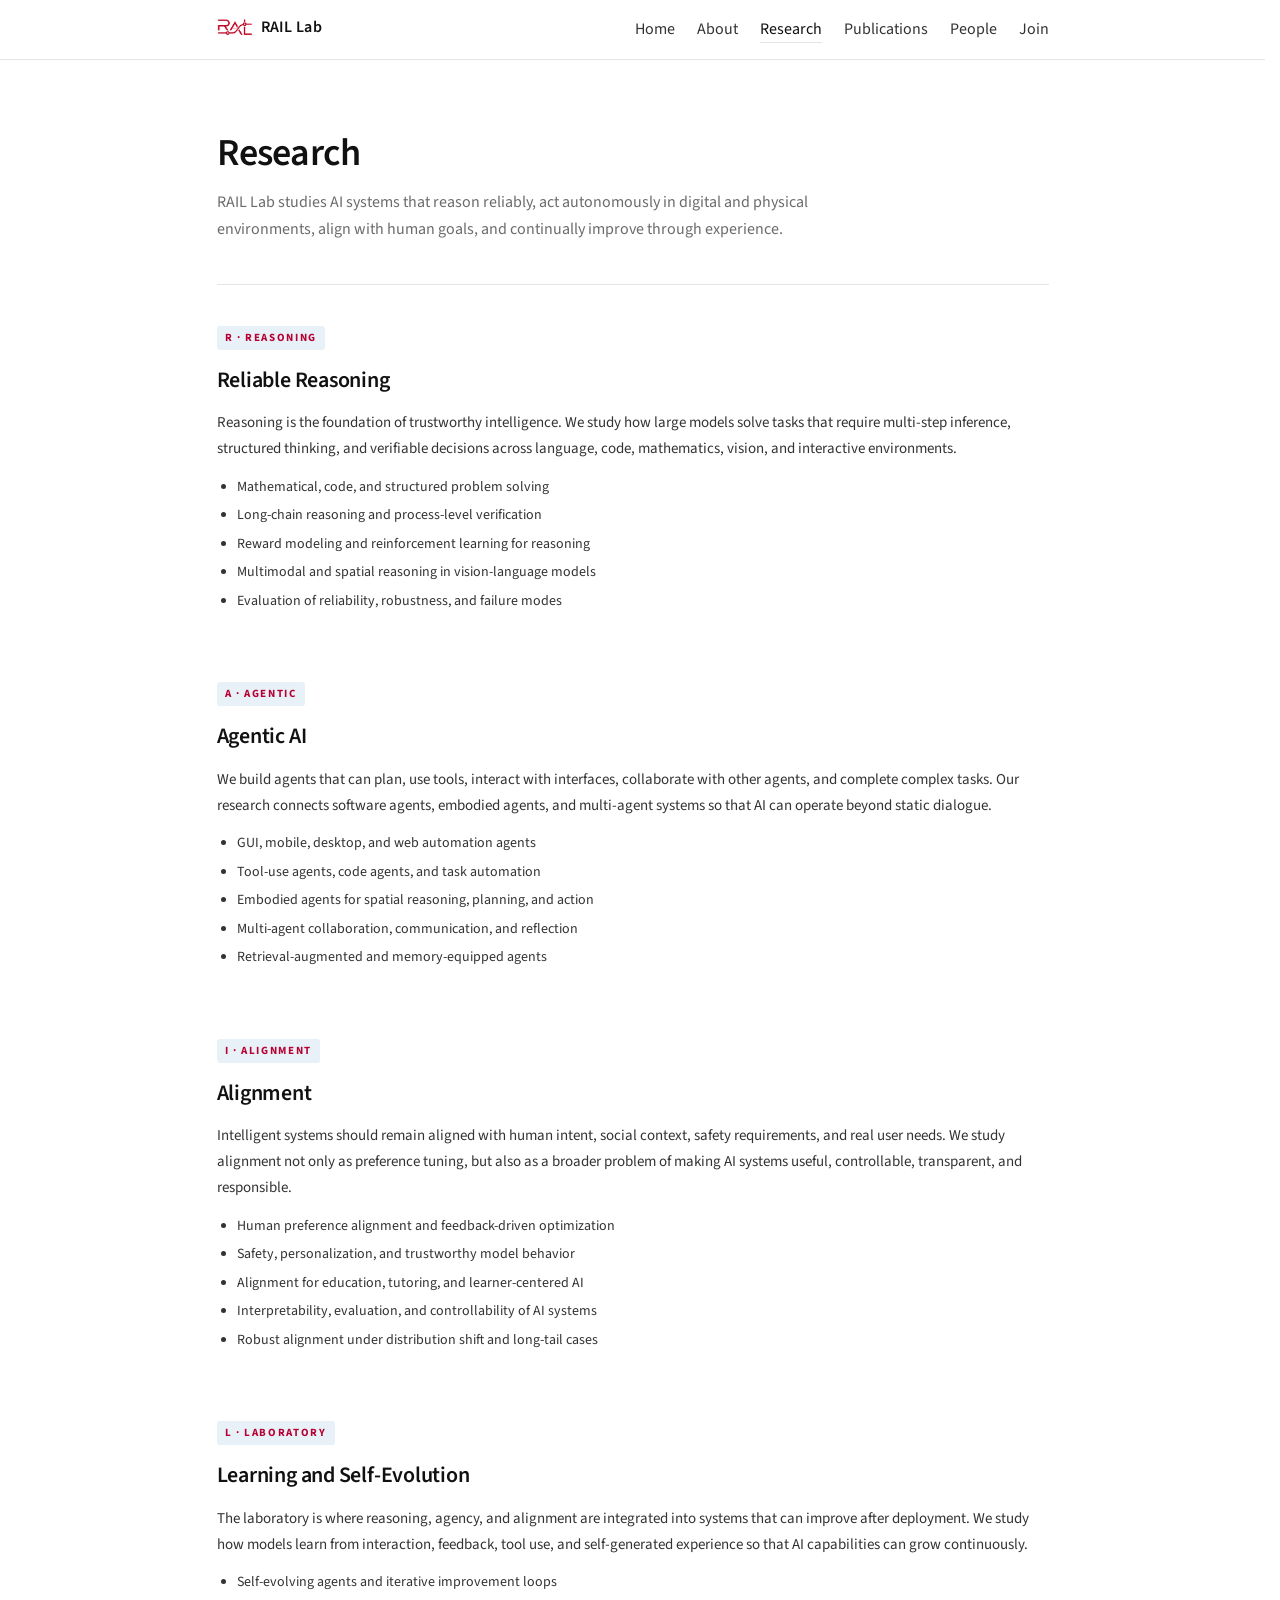
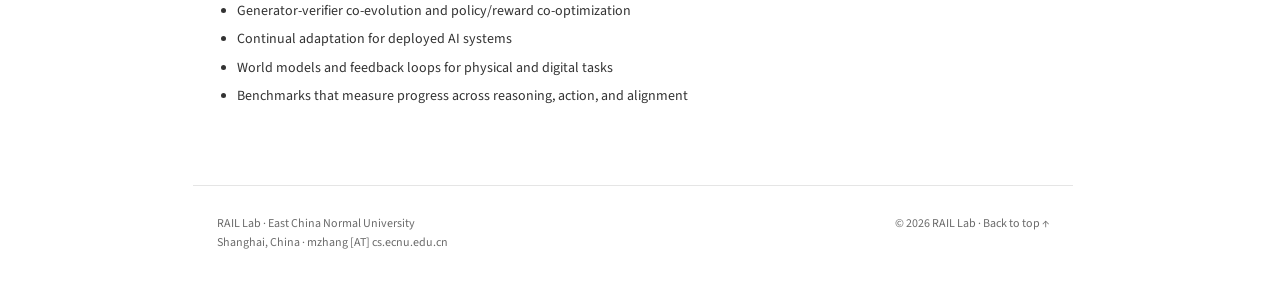
<file: research.html>
<!DOCTYPE html>
<html lang="en">
<head>
<meta charset="UTF-8">
<meta name="viewport" content="width=device-width, initial-scale=1.0">
<title>Research · RAIL Lab</title>
<link rel="icon" href="assets/RAIL-Lab-icon-transparent.png" type="image/png">
<link rel="apple-touch-icon" href="assets/RAIL-Lab-icon-transparent.png">
<meta name="description" content="Research at RAIL Lab on reasoning, agentic AI, alignment, and continually improving AI systems.">
<meta property="og:type" content="website">
<meta property="og:title" content="Research · RAIL Lab">
<meta property="og:description" content="Research at RAIL Lab on reasoning, agentic AI, alignment, and continually improving AI systems.">
<meta property="og:image" content="https://ecnu-rail.github.io/assets/RAIL-Lab-icon-transparent.png">
<meta property="og:url" content="https://ecnu-rail.github.io/research.html">
<meta name="twitter:card" content="summary_large_image">
<link rel="preconnect" href="https://fonts.googleapis.com">
<link rel="preconnect" href="https://fonts.gstatic.com" crossorigin>
<link rel="stylesheet" href="https://fonts.googleapis.com/css2?family=Source+Sans+Pro:wght@400;600;700&display=swap">
<link rel="stylesheet" href="styles.css">
</head>
<body>

<nav class="topbar">
  <div class="inner">
    <!-- <div class="brand"><a href="index.html">RAIL Lab</a></div> -->
    <div class="brand"><a href="index.html"><img class="rail-logo" src="assets/RAIL-Lab-icon-transparent.png" alt="RAIL Lab logo"> <span>RAIL Lab</span></a></div>
    <input type="checkbox" id="nav-toggle-research" class="nav-toggle" aria-label="Toggle menu">
    <label for="nav-toggle-research" class="nav-burger" aria-hidden="true"><span></span><span></span><span></span></label>
    <ul>
      <li><a href="index.html">Home</a></li>
      <li><a href="about.html">About</a></li>
      <li><a href="research.html" class="active">Research</a></li>
      <li><a href="publications.html">Publications</a></li>
      <!-- <li><a href="projects.html">Projects</a></li> -->
      <li><a href="people.html">People</a></li>
      <li><a href="join.html">Join</a></li>
    </ul>
  </div>
</nav>

<main>

  <section class="page-header">
    <h1>Research</h1>
    <p class="lead">
      RAIL Lab studies AI systems that reason reliably, act autonomously in digital and physical environments, align with human goals, and continually improve through experience.
    </p>
  </section>

  <section>
    <div class="pillar-block">
      <span class="letter-tag">R · REASONING</span>
      <h3>Reliable Reasoning</h3>
      <p>
        Reasoning is the foundation of trustworthy intelligence. We study how large models solve tasks that require multi-step inference, structured thinking, and verifiable decisions across language, code, mathematics, vision, and interactive environments.
      </p>
      <ul>
        <li>Mathematical, code, and structured problem solving</li>
        <li>Long-chain reasoning and process-level verification</li>
        <li>Reward modeling and reinforcement learning for reasoning</li>
        <li>Multimodal and spatial reasoning in vision-language models</li>
        <li>Evaluation of reliability, robustness, and failure modes</li>
      </ul>
    </div>

    <div class="pillar-block">
      <span class="letter-tag">A · AGENTIC</span>
      <h3>Agentic AI</h3>
      <p>
        We build agents that can plan, use tools, interact with interfaces, collaborate with other agents, and complete complex tasks. Our research connects software agents, embodied agents, and multi-agent systems so that AI can operate beyond static dialogue.
      </p>
      <ul>
        <li>GUI, mobile, desktop, and web automation agents</li>
        <li>Tool-use agents, code agents, and task automation</li>
        <li>Embodied agents for spatial reasoning, planning, and action</li>
        <li>Multi-agent collaboration, communication, and reflection</li>
        <li>Retrieval-augmented and memory-equipped agents</li>
      </ul>
    </div>

    <div class="pillar-block">
      <span class="letter-tag">I · ALIGNMENT</span>
      <h3>Alignment</h3>
      <p>
        Intelligent systems should remain aligned with human intent, social context, safety requirements, and real user needs. We study alignment not only as preference tuning, but also as a broader problem of making AI systems useful, controllable, transparent, and responsible.
      </p>
      <ul>
        <li>Human preference alignment and feedback-driven optimization</li>
        <li>Safety, personalization, and trustworthy model behavior</li>
        <li>Alignment for education, tutoring, and learner-centered AI</li>
        <li>Interpretability, evaluation, and controllability of AI systems</li>
        <li>Robust alignment under distribution shift and long-tail cases</li>
      </ul>
    </div>

    <div class="pillar-block">
      <span class="letter-tag">L · LABORATORY</span>
      <h3>Learning and Self-Evolution</h3>
      <p>
        The laboratory is where reasoning, agency, and alignment are integrated into systems that can improve after deployment. We study how models learn from interaction, feedback, tool use, and self-generated experience so that AI capabilities can grow continuously.
      </p>
      <ul>
        <li>Self-evolving agents and iterative improvement loops</li>
        <li>Generator-verifier co-evolution and policy/reward co-optimization</li>
        <li>Continual adaptation for deployed AI systems</li>
        <li>World models and feedback loops for physical and digital tasks</li>
        <li>Benchmarks that measure progress across reasoning, action, and alignment</li>
      </ul>
    </div>
  </section>

</main>

<footer>
  <div>
    RAIL Lab · East China Normal University<br>
    Shanghai, China · mzhang [AT] cs.ecnu.edu.cn
  </div>
  <div>
    © 2026 RAIL Lab · <a href="#top">Back to top ↑</a>
  </div>
</footer>

</body>
</html>
</file>
<file: styles.css>
:root {
  --ink: #111;
  --ink-soft: #333;
  --muted: #6b6b6b;
  --line: #e5e5e5;
  --accent: #b70031;
  --accent-soft: #e8f0f8;
  --bg: #ffffff;
  --max: 880px;
}

* { box-sizing: border-box; }

/* Reserve scrollbar space on every page so layout doesn't shift when navigating
   between short and long pages. */
html { scrollbar-gutter: stable; }

body {
  margin: 0;
  font-family: "Source Sans Pro", -apple-system, BlinkMacSystemFont, "Inter", "Helvetica Neue", "Segoe UI", "PingFang SC", "Hiragino Sans GB", "Microsoft YaHei", sans-serif;
  font-size: 15px;
  line-height: 1.65;
  color: var(--ink);
  background: var(--bg);
  -webkit-font-smoothing: antialiased;
}

a {
  color: var(--accent);
  text-decoration: none;
  border-bottom: 1px solid transparent;
  transition: border-color 0.15s ease;
}
a:hover { border-bottom-color: var(--accent); }

/* ---------- Top nav ---------- */
nav.topbar {
  position: sticky;
  top: 0;
  background: rgba(255,255,255,0.92);
  backdrop-filter: saturate(180%) blur(8px);
  border-bottom: 1px solid var(--line);
  z-index: 100;
}
nav.topbar .inner {
  max-width: var(--max);
  margin: 0 auto;
  padding: 14px 24px;
  display: flex;
  justify-content: space-between;
  align-items: center;
  font-size: 16px;
}
nav.topbar .brand { font-size: 16px; }
nav.topbar ul a { font-size: 16px; }
nav.topbar .brand {
  font-weight: 600;
  letter-spacing: 0.02em;
  color: var(--ink);
}
nav.topbar .brand a { color: var(--ink); border: none; }
nav.topbar .brand a {
  display: inline-flex;
  align-items: center;
  gap: 8px;
}

nav.topbar .brand .rail-logo {
  display: block;
  width: auto;
  height: 18px;
  object-fit: contain;
}
nav.topbar ul {
  list-style: none;
  margin: 0; padding: 0;
  display: flex;
  gap: 22px;
}
nav.topbar ul a {
  color: var(--ink-soft);
  border: none;
}
nav.topbar ul a:hover { color: var(--accent); }
nav.topbar ul a.active { color: var(--ink); border-bottom: 1px solid var(--line); padding-bottom: 2px; }

/* Hamburger toggle (hidden visually but accessible; the <label> triggers it) */
nav.topbar .nav-toggle {
  position: absolute;
  opacity: 0;
  width: 0;
  height: 0;
  pointer-events: none;
}
nav.topbar .nav-burger {
  display: none;
  cursor: pointer;
  width: 24px;
  height: 18px;
  position: relative;
  user-select: none;
}
nav.topbar .nav-burger span {
  display: block;
  position: absolute;
  left: 0;
  width: 100%;
  height: 2px;
  background: var(--ink);
  border-radius: 1px;
  transition: transform 0.2s ease, opacity 0.2s ease, top 0.2s ease;
}
nav.topbar .nav-burger span:nth-child(1) { top: 2px; }
nav.topbar .nav-burger span:nth-child(2) { top: 8px; }
nav.topbar .nav-burger span:nth-child(3) { top: 14px; }

/* ---------- Layout ---------- */
main {
  max-width: var(--max);
  margin: 0 auto;
  padding: 0 24px;
}
section {
  padding: 32px 0 16px;
}
h1, h2, h3 { font-weight: 600; letter-spacing: -0.01em; }
h2 {
  font-size: 13px;
  text-transform: uppercase;
  letter-spacing: 0.12em;
  color: var(--muted);
  margin: 0 0 24px;
  font-weight: 600;
}
p { margin: 0 0 14px; color: var(--ink-soft); }

/* Page header (for sub-pages: title + lead paragraph) */
.page-header {
  padding: 72px 0 40px;
  border-bottom: 1px solid var(--line);
}
.page-header-bare { border-bottom: none; }
.page-header h1 {
  font-size: 38px;
  line-height: 1.15;
  margin: 0 0 14px;
  letter-spacing: -0.02em;
}
.page-header .lead {
  font-size: 16px;
  line-height: 1.7;
  color: var(--muted);
  max-width: 640px;
  margin: 0;
}

/* See-more link at bottom of a teaser section */
.see-more {
  margin-top: 18px;
  font-size: 13px;
}
.see-more a {
  color: var(--accent);
  border-bottom: 1px solid transparent;
}
.see-more a:hover { border-bottom-color: var(--accent); }

/* ---------- Home page: single fixed viewport, no scroll, no footer ---------- */
body.home {
  height: 100vh;
  overflow: hidden;
  display: flex;
  flex-direction: column;
}
body.home .home-main {
  flex: 1;
  min-height: 0;
  display: flex;
  align-items: center;
  padding: 0 0 8vh 0;
  position: relative;
  z-index: 2;
  max-width: none;   /* override global `main { max-width: var(--max) }` */
  margin: 0;         /* override global `margin: 0 auto` centering */
  width: 100%;
}
body.home .hero {
  /* Left edge aligns with the nav's brand text, using the same centering math */
  width: 100%;
  max-width: var(--max);
  margin: 0 auto;
  padding: 0 24px;
  border-bottom: none;
}
body.home .hero-content {
  /* Content fills the left half of the 880px container; right half stays empty for the bg animation */
  width: 100%;
  max-width: 560px;
  margin: 0;
}
body.home nav.topbar { position: sticky; z-index: 10; }

/* ---------- Floating background animation ---------- */
.bg-float {
  position: fixed;
  inset: 0;
  pointer-events: none;
  overflow: hidden;
  z-index: 0;
}

/* Two extra radial halos drifting around the viewport */
.bg-halo {
  position: absolute;
  border-radius: 50%;
  pointer-events: none;
  filter: blur(20px);
  will-change: transform, opacity;
}
.bg-halo-1 {
  width: clamp(320px, 32vw, 520px);
  height: clamp(320px, 32vw, 520px);
  top: 4%;
  right: 6%;
  background: radial-gradient(circle at center,
    rgba(138, 163, 194, 0.13) 0%,
    rgba(138, 163, 194, 0.06) 45%,
    rgba(138, 163, 194, 0) 75%);
  animation: halo-drift-1 26s ease-in-out infinite;
}
.bg-halo-2 {
  width: clamp(280px, 28vw, 460px);
  height: clamp(280px, 28vw, 460px);
  bottom: 4%;
  right: 18%;
  background: radial-gradient(circle at center,
    rgba(138, 163, 194, 0.10) 0%,
    rgba(138, 163, 194, 0.045) 45%,
    rgba(138, 163, 194, 0) 75%);
  animation: halo-drift-2 32s ease-in-out infinite;
}
@keyframes halo-drift-1 {
  0%, 100% { transform: translate(0, 0) scale(1);    opacity: 0.9; }
  33%      { transform: translate(60px, -40px) scale(1.1); opacity: 0.7; }
  66%      { transform: translate(-50px, 50px) scale(0.95); opacity: 1; }
}
@keyframes halo-drift-2 {
  0%, 100% { transform: translate(0, 0) scale(1);    opacity: 0.85; }
  40%      { transform: translate(-70px, -30px) scale(0.9); opacity: 1; }
  75%      { transform: translate(40px, 60px) scale(1.12); opacity: 0.7; }
}

/* Giant R/E/A/L drifting letters */
.bg-letter {
  position: absolute;
  font-family: "Rubik", -apple-system, BlinkMacSystemFont, sans-serif;
  font-weight: 800;
  color: var(--accent);
  opacity: 0.06;
  line-height: 1;
  user-select: none;
  letter-spacing: -0.04em;
  will-change: transform;
}
/* Four letters clustered tighter around the orbit center (~72% x, 50% y).
   Smaller gaps between letters — they should feel like one group, not spread to corners. */
.bg-letter-r {
  font-size: 210px;
  top: 13%;
  right: 32%;                 /* top-left of orbit */
  animation: drift-r 22s ease-in-out infinite;
}
.bg-letter-e {
  font-size: 165px;
  top: 17%;
  right: 7%;                  /* top-right of orbit */
  animation: drift-e 26s ease-in-out infinite;
}
.bg-letter-a {
  font-size: 190px;
  bottom: 13%;
  right: 6%;                  /* bottom-right of orbit */
  animation: drift-a 30s ease-in-out infinite;
}
.bg-letter-l {
  font-size: 155px;
  bottom: 17%;
  right: 28%;                 /* bottom-left of orbit */
  animation: drift-l 24s ease-in-out infinite;
}

/* Larger drift amplitude — 40-50px translation, ±6deg rotation */
@keyframes drift-r {
  0%, 100% { transform: rotate(-12deg) translate(0, 0); }
  25%      { transform: rotate(-18deg) translate(-42px, 28px); }
  50%      { transform: rotate(-6deg)  translate(32px, 44px); }
  75%      { transform: rotate(-15deg) translate(-26px, -34px); }
}
@keyframes drift-e {
  0%, 100% { transform: rotate(8deg) translate(0, 0); }
  33%      { transform: rotate(14deg) translate(40px, -38px); }
  66%      { transform: rotate(3deg)  translate(-36px, 30px); }
}
@keyframes drift-a {
  0%, 100% { transform: rotate(-14deg) translate(0, 0); }
  30%      { transform: rotate(-20deg) translate(-34px, -42px); }
  60%      { transform: rotate(-8deg)  translate(44px, 28px); }
}
@keyframes drift-l {
  0%, 100% { transform: rotate(6deg) translate(0, 0); }
  40%      { transform: rotate(12deg) translate(38px, 44px); }
  80%      { transform: rotate(1deg)  translate(-30px, -32px); }
}

/* Soft gradient halos — sized to overlap the four floating letters */
.bg-orbit {
  position: absolute;
  width: clamp(440px, 42vw, 720px);
  height: clamp(440px, 42vw, 720px);
  top: 50%;
  /* Center the halo at ~75% of viewport width (where the letters cluster) */
  left: 75%;
  transform: translate(-50%, -50%);
  z-index: 2;           /* robot + scene on top of bg-halo and bg-particles */
}
.bg-halo   { z-index: 0; }
.bg-particles { z-index: 1; }
.bg-orbit .orbit-halo {
  transform-box: fill-box;
  transform-origin: center;
}
.bg-orbit .orbit-halo-outer {
  animation: halo-pulse 10s ease-in-out infinite;
}
.bg-orbit .orbit-halo-inner {
  animation: halo-pulse 7s ease-in-out infinite;
  animation-delay: -2s;
}
@keyframes halo-pulse {
  0%, 100% { transform: scale(1);    opacity: 1; }
  50%      { transform: scale(1.08); opacity: 0.85; }
}

/* Scene wrapper: scale to fit inside the halo.
   Scene spans x=148 (robot left) to x=540 (envs right), center ~344. Shift left so scene center aligns with viewBox center. */
.bg-orbit .peek-scene {
  transform: translateX(-44px) scale(0.6);
  transform-origin: 300px 300px;
}

.bg-orbit .peek-robot {
  opacity: 0.32;
}
.bg-orbit .peek-robot-body {
  transform-origin: 220px 294px;   /* head's bottom-center (robot shifted left) */
  animation: robot-tilt 11s ease-in-out infinite;
}
@keyframes robot-tilt {
  0%, 100%   { transform: rotate(0deg); }
  12%        { transform: rotate(-10deg); }
  26%        { transform: rotate(0deg); }
  40%        { transform: rotate(4deg); }
  55%        { transform: rotate(0deg); }
  70%        { transform: rotate(8deg); }
  85%        { transform: rotate(-3deg); }
}

/* ZJU Qiushi Eagle on the robot's head (inherits head tilt via .peek-robot-body ancestor) */
.bg-orbit .ecnu-logo path {
  fill: #004EA2;
}

.bg-orbit .robot-head,
.bg-orbit .robot-antenna,
.bg-orbit .robot-antenna-tip {
  fill: var(--accent);
  stroke: none;
}

.bg-orbit .robot-antenna-tip {
  animation: robot-antenna-blink 1.4s ease-in-out infinite;
}
.bg-orbit .peek-robot-body > .robot-antenna-tip:nth-of-type(2) { animation-delay: 0.4s; }
@keyframes robot-antenna-blink {
  0%, 100% { opacity: 0.55; }
  50%      { opacity: 1; }
}

/* Mouth: small white pill punched into the silhouette */
.bg-orbit .robot-mouth {
  fill: none;
  stroke: #ffffff;
  stroke-width: 4;
  stroke-linecap: round;
}

/* Eyes: white ellipse punched into the silhouette, filled pupil on top */
.bg-orbit .robot-eye {
  fill: #ffffff;
  stroke: none;
  transform-box: fill-box;
  transform-origin: center;
  animation: robot-blink 4s ease-in-out infinite;
}
.bg-orbit .robot-pupil {
  fill: var(--accent);
  stroke: none;
  transform-box: fill-box;
  transform-origin: center;
  animation: robot-blink 4s ease-in-out infinite;
}
@keyframes robot-blink {
  0%, 92%, 100% { transform: scaleY(1); }
  95%, 97%      { transform: scaleY(0.15); }
}

/* ---- Shared env styles ---- */
.bg-orbit .peek-env {
  opacity: 0.42;
  animation: env-pulse 3s ease-in-out infinite;
  transform-box: fill-box;
  transform-origin: center;
}
.bg-orbit .peek-env-code { animation-delay: -1s; }
.bg-orbit .scene-shrink {
  transform: scale(0.88);
  transform-origin: 475px 460px;   /* scene center in viewBox units */
}
.bg-orbit .peek-env-gui  { animation-delay: -2s; }
.bg-orbit .env-frame {
  fill: var(--accent);
  fill-opacity: 0.1;
  stroke: none;
}
/* Window title bar (code + GUI share this look) */
.bg-orbit .env-titlebar {
  fill: var(--accent);
  fill-opacity: 0.25;
}
.bg-orbit .env-titlebar-fill {
  fill: var(--accent);
  fill-opacity: 0.25;
}
.bg-orbit .env-tl-r { fill: #e06c6c; }
.bg-orbit .env-tl-y { fill: #e0b36c; }
.bg-orbit .env-tl-g { fill: #6cc08a; }

/* Code lines */
.bg-orbit .env-code-line {
  fill: var(--accent);
  fill-opacity: 0.55;
}
.bg-orbit .env-cursor {
  fill: var(--accent);
  animation: env-cursor-blink 1s step-end infinite;
}
@keyframes env-cursor-blink {
  0%, 50%   { opacity: 1; }
  51%, 100% { opacity: 0; }
}

/* Phone env */
.bg-orbit .phone-body {
  fill: var(--accent);
  fill-opacity: 0.85;
}
.bg-orbit .phone-screen {
  fill: #f9fafb;
}
.bg-orbit .phone-notch {
  fill: var(--accent);
}
.bg-orbit .phone-home {
  fill: var(--accent);
  fill-opacity: 0.6;
}
.bg-orbit .phone-app {
  fill: var(--accent);
  fill-opacity: 0.35;
}
.bg-orbit .phone-app-active {
  fill-opacity: 0.85;
  animation: phone-app-pulse 2.4s ease-in-out infinite;
}
.bg-orbit .phone-bar {
  fill: var(--accent);
  fill-opacity: 0.55;
}
.bg-orbit .phone-bar-dim { fill-opacity: 0.28; }
.bg-orbit .phone-tap {
  fill: none;
  stroke: var(--accent);
  stroke-width: 1.5;
  transform-box: fill-box;
  transform-origin: center;
  animation: phone-tap-ring 2.4s ease-in-out infinite;
}
@keyframes phone-app-pulse {
  0%, 100% { fill-opacity: 0.85; }
  50%      { fill-opacity: 0.5; }
}
@keyframes phone-tap-ring {
  0%       { transform: scale(0.3); opacity: 0.9; }
  60%      { transform: scale(1.8); opacity: 0; }
  100%     { transform: scale(1.8); opacity: 0; }
}

/* Finger pointer tapping the active app */
.bg-orbit .phone-pointer {
  fill: var(--accent);
  animation: phone-pointer-tap 2.4s ease-in-out infinite;
}
@keyframes phone-pointer-tap {
  0%, 100%  { transform: translate(497px, 269px); }
  45%       { transform: translate(493px, 263px); }   /* press down toward app */
  55%       { transform: translate(493px, 263px); }
}

/* 3D scene env — isometric walls + floor + cube + bed + agent */
.bg-orbit .scene-wall {
  fill: var(--accent);
}
.bg-orbit .scene-wall-left  { fill-opacity: 0.18; }
.bg-orbit .scene-wall-right { fill-opacity: 0.12; }

.bg-orbit .scene-floor {
  fill: var(--accent);
  fill-opacity: 0.22;
}
.bg-orbit .scene-floor-grid line {
  stroke: var(--accent);
  stroke-width: 1;
  stroke-dasharray: 2 3;
  opacity: 0.35;
}

/* Cube (object / target) — iso shading: top bright, right mid, left dim */
.bg-orbit .scene-cube-top   { fill: var(--accent); fill-opacity: 0.9; }
.bg-orbit .scene-cube-left  { fill: var(--accent); fill-opacity: 0.55; }
.bg-orbit .scene-cube-right { fill: var(--accent); fill-opacity: 0.75; }

/* Bed */
.bg-orbit .bed-top       { fill: var(--accent); fill-opacity: 0.55; }
.bg-orbit .bed-side-l    { fill: var(--accent); fill-opacity: 0.35; }
.bg-orbit .bed-side-r    { fill: var(--accent); fill-opacity: 0.48; }
.bg-orbit .bed-headboard { fill: var(--accent); fill-opacity: 0.85; }

/* Agent dot */
.bg-orbit .scene-agent-dot  { fill: #ffffff; }
.bg-orbit .scene-agent-halo {
  fill: var(--accent);
  fill-opacity: 0.4;
  transform-box: fill-box;
  transform-origin: center;
  animation: scene-agent-pulse 2.2s ease-in-out infinite;
}
@keyframes scene-agent-pulse {
  0%, 100% { transform: scale(1);   opacity: 0.4; }
  50%      { transform: scale(1.5); opacity: 0.1; }
}

/* Wall clock: white face, light-blue ring, hour + minute hands */
.bg-orbit .wall-clock { opacity: 1 !important; }
/* Clock colors are set inline on the SVG elements (see index.html) so they can be tuned per-file without CSS conflict */
/* Hour and minute hands stay static (point to 12 o'clock direction). */
.bg-orbit .clock-hour,
.bg-orbit .clock-minute {
  animation: none;
}
/* Second hand uses SVG-native <animateTransform> inside the element — no CSS animation needed here. */
.bg-orbit .clock-center { fill: var(--accent); }
@keyframes clock-hour {
  0%   { transform: rotate(0deg); }
  100% { transform: rotate(360deg); }
}
@keyframes clock-minute {
  0%   { transform: rotate(0deg); }
  100% { transform: rotate(360deg); }
}

@keyframes env-pulse {
  0%, 100% { transform: scale(1); }
  50%      { transform: scale(1.03); }
}
@keyframes env-goal-pulse {
  0%, 100% { transform: scale(1);   opacity: 0.35; }
  50%      { transform: scale(1.4); opacity: 0.1; }
}

/* ---- Flow streams: three paths (code/GUI/map) with bidirectional particles ---- */
.bg-orbit .flow-path {
  stroke: var(--accent);
  stroke-width: 1.2;
  stroke-dasharray: 3 4;
  opacity: 0.22;
  fill: none;
}
.bg-orbit .flow-dot {
  fill: var(--accent);
  opacity: 0.7;
}

/* Code stream: robot → code (one-way) */
.bg-orbit .flow-code-out-1 {
  offset-path: path("M 292 270 C 340 240, 370 180, 410 140");
  animation: flow-fwd 4.5s linear infinite;
}

/* Phone stream: robot → phone (one-way) */
.bg-orbit .flow-gui-out-1 {
  offset-path: path("M 292 294 C 350 294, 380 294, 438 294");
  animation: flow-fwd 4.5s linear infinite;
  animation-delay: -1.5s;
}

/* 3D scene stream: robot → scene (one-way) */
.bg-orbit .flow-map-out-1 {
  offset-path: path("M 292 318 C 340 350, 370 410, 410 450");
  animation: flow-fwd 4.5s linear infinite;
  animation-delay: -3s;
}

@keyframes flow-fwd {
  0%   { offset-distance: 0%;   opacity: 0; }
  12%  { opacity: 0.7; }
  88%  { opacity: 0.7; }
  100% { offset-distance: 100%; opacity: 0; }
}

/* Small geometric particles */
.bg-particles {
  position: absolute;
  inset: 0;
  width: 100%;
  height: 100%;
}
.bg-particles .p {
  fill: var(--accent);
  stroke: var(--accent);
  stroke-width: 1;
  opacity: 0.22;
  transform-box: fill-box;
  transform-origin: center;
  will-change: transform;
}
.bg-particles line.p { fill: none; stroke: var(--accent); stroke-width: 1.5; opacity: 0.18; }
.bg-particles polygon.p { fill: none; stroke: var(--accent); stroke-width: 1.2; opacity: 0.2; }

.bg-particles .p-1 { animation: p-float-1 14s ease-in-out infinite; }
.bg-particles .p-2 { animation: p-float-2 18s ease-in-out infinite; }
.bg-particles .p-3 { animation: p-float-3 16s ease-in-out infinite; }
.bg-particles .p-4 { animation: p-float-4 20s ease-in-out infinite; }
.bg-particles .p-5 { animation: p-float-1 17s ease-in-out infinite reverse; }
.bg-particles .p-6 { animation: p-float-2 13s ease-in-out infinite reverse; }
.bg-particles .p-7 { animation: p-float-3 15s ease-in-out infinite reverse; }
.bg-particles .p-8 { animation: p-float-4 19s ease-in-out infinite; }

@keyframes p-float-1 {
  0%, 100% { transform: translate(0, 0); opacity: 0.22; }
  50%      { transform: translate(40px, -30px); opacity: 0.35; }
}
@keyframes p-float-2 {
  0%, 100% { transform: translate(0, 0) rotate(0deg); opacity: 0.22; }
  50%      { transform: translate(-50px, 28px) rotate(180deg); opacity: 0.3; }
}
@keyframes p-float-3 {
  0%, 100% { transform: translate(0, 0); opacity: 0.22; }
  50%      { transform: translate(30px, 40px); opacity: 0.15; }
}
@keyframes p-float-4 {
  0%, 100% { transform: translate(0, 0) rotate(0deg); opacity: 0.22; }
  50%      { transform: translate(-35px, -40px) rotate(-180deg); opacity: 0.32; }
}

@media (prefers-reduced-motion: reduce) {
  .bg-letter, .bg-particles .p, .bg-halo,
  .bg-orbit .orbit-halo,
  .bg-orbit .peek-robot-body, .bg-orbit .robot-eye,
  .bg-orbit .robot-pupil, .bg-orbit .robot-antenna-tip,
  .bg-orbit .peek-env, .bg-orbit .flow-dot,
  .bg-orbit .env-cursor,
  .bg-orbit .phone-app-active, .bg-orbit .phone-tap,
  .bg-orbit .scene-agent-halo,
  .bg-orbit .clock-hour, .bg-orbit .clock-minute, .bg-orbit .clock-second { animation: none !important; }
}

/* ---------- Hero (stacked R·E·A·L lines, full-width single column) ---------- */
.hero {
  padding: 72px 0 64px;
  border-bottom: 1px solid var(--line);
}
.hero-content {
  max-width: 640px;
}
.hero .headline-stack {
  font-family: "Rubik", -apple-system, BlinkMacSystemFont, "Inter", sans-serif;
  font-size: 44px;
  line-height: 1.2;
  letter-spacing: -0.02em;
  font-weight: 700;
  color: var(--ink);
  margin: 0 0 32px;
  display: flex;
  flex-direction: column;
  gap: 10px;
}
.hero .headline-stack .line {
  display: inline-flex;
  align-items: center;
  gap: 14px;
}
.hero .headline-stack .badge {
  display: inline-flex;
  align-items: center;
  justify-content: center;
  width: 1.1em;
  height: 1.1em;
  background: var(--accent);
  color: #fff;
  font-weight: 800;
  border-radius: 6px;
  font-size: 0.8em;
  line-height: 1;
  flex-shrink: 0;
}
.hero .headline-stack .sep {
  color: var(--line);
  font-weight: 500;
  font-size: 0.65em;
}
.hero .headline-stack .word { color: var(--ink); }
.hero .headline-stack .ai {
  color: var(--accent);
  font-weight: 800;
  margin-left: 6px;
}
.hero .affiliation {
  font-size: 18px;
  font-weight: 600;
  color: var(--ink);
  margin: 0 0 14px;
  display: flex;
  align-items: center;
  gap: 6px;
  flex-wrap: wrap;
}
.hero .affiliation .affil-name {
  color: var(--accent);
  text-decoration: underline;
  text-decoration-thickness: 1.5px;
  text-underline-offset: 6px;
}
.hero .affiliation .ecnu-logo {
  width: 26px;
  height: 26px;
  vertical-align: middle;
}
.hero .affiliation img.ecnu-logo {
  width: 26px;
  height: 26px;
  max-width: 26px;
  max-height: 26px;
  object-fit: contain;
  flex: 0 0 26px;
  vertical-align: middle;
}
.hero .mission {
  font-size: 17px;
  line-height: 1.65;
  color: var(--ink-soft);
  margin: 0 0 28px;
  max-width: 560px;
}
.hero .social {
  display: flex;
  gap: 10px;
  font-size: 13px;
  flex-wrap: wrap;
}
.hero .social a {
  color: var(--ink-soft);
  border: 1px solid var(--line);
  padding: 6px 14px;
  border-radius: 999px;
  font-weight: 700;
  transition: all 0.15s ease;
}
.hero .social a:hover {
  border-color: var(--accent);
  color: var(--accent);
}
.hero .source-credit {
  margin: 14px 0 0;
  font-size: 12px;
  line-height: 1.5;
  color: var(--muted);
}

/* ---------- About ---------- */
.about p {
  font-size: 16px;
  line-height: 1.75;
  color: var(--ink-soft);
}

/* ---------- Research pillars ---------- */
.pillars {
  display: grid;
  grid-template-columns: 1fr 1fr;
  gap: 28px 36px;
}
.pillar {
  padding: 0;
}
.pillar .letter-tag {
  display: inline-block;
  font-size: 11px;
  font-weight: 700;
  letter-spacing: 0.15em;
  color: var(--accent);
  background: var(--accent-soft);
  padding: 3px 8px;
  border-radius: 3px;
  margin-bottom: 10px;
}
.pillar h3 {
  font-size: 17px;
  margin: 0 0 8px;
  color: var(--ink);
}
.pillar p {
  font-size: 14px;
  margin: 0;
  color: var(--muted);
  line-height: 1.6;
}

/* Expanded pillar block (research.html) */
.pillar-block {
  padding: 32px 0;
}
.pillar-block:first-of-type { padding-top: 8px; }
.pillar-block .letter-tag {
  display: inline-block;
  font-size: 11px;
  font-weight: 700;
  letter-spacing: 0.15em;
  color: var(--accent);
  background: var(--accent-soft);
  padding: 3px 8px;
  border-radius: 3px;
  margin-bottom: 12px;
}
.pillar-block h3 {
  font-size: 22px;
  margin: 0 0 12px;
  color: var(--ink);
  letter-spacing: -0.01em;
}
.pillar-block p {
  font-size: 15px;
  line-height: 1.75;
  color: var(--ink-soft);
  margin: 0 0 12px;
}
.pillar-block ul {
  margin: 10px 0 0;
  padding-left: 20px;
  color: var(--ink-soft);
  font-size: 14px;
  line-height: 1.75;
}
.pillar-block ul li { margin-bottom: 4px; }

/* ---------- Projects ---------- */
.project-block {
  padding: 44px 0;
  border-top: 1px solid var(--line);
}
.project-block:first-of-type { border-top: none; padding-top: 8px; }
.project-head {
  display: flex;
  flex-direction: column;
  align-items: center;
  text-align: center;
  gap: 14px;
  margin-bottom: 22px;
}
.project-title {
  display: flex;
  flex-direction: column;
  align-items: center;
  gap: 12px;
}
.project-title h3 {
  font-size: 26px;
  margin: 0;
  color: var(--ink);
  letter-spacing: -0.01em;
  font-weight: 700;
}
.project-name {
  font-size: 46px !important;
  font-weight: 800 !important;
  letter-spacing: -0.02em;
  line-height: 1.05;
  color: var(--accent);
}
.project-logo {
  display: block;
  height: 64px;
  width: auto;
  max-width: 100%;
  user-select: none;
}
.project-logo[src*="clawgui-logo"] { height: 120px; }
.project-tagline {
  font-size: 14px;
  color: var(--muted);
  font-style: italic;
}
.project-badges {
  display: inline-flex;
  align-items: stretch;
  flex-shrink: 0;
  margin-top: 6px;
  border: 1px solid var(--line);
  border-radius: 4px;
  overflow: hidden;
  background: #fff;
}
.repo-link {
  display: inline-flex;
  align-items: center;
  gap: 6px;
  font-size: 12px;
  font-family: ui-monospace, SFMono-Regular, Menlo, Consolas, monospace;
  color: var(--ink-soft);
  background: #fafbfc;
  padding: 5px 10px;
  text-decoration: none;
  border-bottom: none;
  transition: background 0.15s, color 0.15s;
}
.repo-link:hover {
  color: var(--accent);
  background: var(--accent-soft);
  border-bottom: none;
}
.repo-link svg { flex-shrink: 0; }
.star-badge {
  display: inline-flex;
  align-items: center;
  gap: 5px;
  font-size: 12px;
  font-family: ui-monospace, SFMono-Regular, Menlo, Consolas, monospace;
  color: var(--ink-soft);
  background: #fff;
  padding: 5px 10px;
  text-decoration: none;
  border-bottom: none;
  border-left: 1px solid var(--line);
  transition: background 0.15s, color 0.15s;
}
.star-badge:hover {
  color: var(--accent);
  background: var(--accent-soft);
  border-bottom: none;
}
.star-badge svg { color: #e3b341; flex-shrink: 0; }
.star-count { font-weight: 600; min-width: 18px; text-align: right; }

.project-summary {
  font-size: 15px;
  line-height: 1.75;
  color: var(--ink-soft);
  margin: 0 0 22px;
  max-width: 720px;
}
.project-summary strong { color: var(--ink); font-weight: 600; }

.project-figure {
  margin: 0 0 18px;
  text-align: center;
}
.project-figure img {
  max-width: 100%;
  height: auto;
  display: block;
  margin: 0 auto;
  border: 1px solid var(--line);
  border-radius: 4px;
  background: #fff;
}

.project-videos {
  display: grid;
  grid-template-columns: repeat(auto-fit, minmax(320px, 1fr));
  gap: 16px;
  margin: 18px 0 22px;
}
.project-videos figure {
  margin: 0;
  display: flex;
  flex-direction: column;
}
.project-videos video {
  width: 100%;
  aspect-ratio: 16 / 9;
  display: block;
  background: #000;
  border: 1px solid var(--line);
  border-radius: 4px;
  object-fit: contain;
}
.project-videos figcaption {
  font-size: 12px;
  color: var(--muted);
  text-align: center;
  margin-top: 8px;
  font-style: italic;
  line-height: 1.5;
}
.video-embed .video-frame {
  position: relative;
  width: 100%;
  padding-bottom: 56.25%;
  border: 1px solid var(--line);
  border-radius: 4px;
  overflow: hidden;
  background: #000;
}
.video-embed .video-frame iframe {
  position: absolute;
  inset: 0;
  width: 100%;
  height: 100%;
  border: 0;
}

.contributors {
  display: flex;
  align-items: center;
  flex-wrap: nowrap;
  gap: 14px;
  margin: 18px 0 6px;
  padding: 16px 0;
  border-top: 1px dashed var(--line);
  border-bottom: 1px dashed var(--line);
  overflow: visible;
}
.contributors-label {
  font-size: 13px;
  font-weight: 700;
  letter-spacing: 0.16em;
  text-transform: uppercase;
  color: var(--muted);
  flex-shrink: 0;
}
.contributors-avatars {
  display: flex;
  flex-wrap: nowrap;
  gap: 0;
  padding: 4px 0 4px 4px;
  overflow-x: hidden;
  overflow-y: visible;
  min-width: 0;
  flex: 1 1 auto;
}
.contributor-avatar {
  display: inline-block;
  width: 50px;
  height: 50px;
  border-radius: 50%;
  overflow: hidden;
  background: var(--accent-soft);
  border: 2px solid #fff;
  box-shadow: 0 0 0 1px var(--line);
  margin-left: -10px;
  transition: transform 0.18s ease, box-shadow 0.18s ease;
  position: relative;
  z-index: 1;
}
.contributor-avatar:first-child { margin-left: 0; }
.contributor-avatar:hover {
  transform: translateY(-3px);
  z-index: 10;
  box-shadow: 0 0 0 1px var(--accent), 0 6px 12px rgba(10, 77, 140, 0.2);
  border-bottom: 2px solid #fff;
}
.contributor-avatar img {
  width: 100%;
  height: 100%;
  display: block;
  object-fit: cover;
}
/* Fallback when the GitHub API is rate-limited: contrib.rocks SVG strip */
.contributors-rocks {
  display: inline-flex;
  align-items: center;
  border-bottom: none;
}
.contributors-rocks:hover { border-bottom: none; }
.contributors-rocks img {
  display: block;
  height: 50px;
  width: auto;
  max-width: 100%;
}
.contributors-link {
  flex-shrink: 0;
  font-size: 13px;
  color: var(--muted);
  text-decoration: none;
  letter-spacing: 0.02em;
  border-bottom: none;
  white-space: nowrap;
}
.contributors-link:hover {
  color: var(--accent);
  border-bottom: none;
}

.project-links {
  display: flex;
  flex-wrap: wrap;
  gap: 8px;
  margin-top: 16px;
}
.link-chip {
  display: inline-flex;
  align-items: center;
  gap: 7px;
  font-size: 13px;
  font-weight: 600;
  color: var(--ink);
  background: #fff;
  padding: 7px 14px;
  border: 1px solid var(--line);
  border-radius: 999px;
  text-decoration: none;
  line-height: 1;
  transition: color 0.15s, background 0.15s, border-color 0.15s, transform 0.15s;
}
.link-chip:hover {
  color: var(--accent);
  background: var(--accent-soft);
  border-color: var(--accent);
  border-bottom: 1px solid var(--accent);
  transform: translateY(-1px);
}
.link-chip svg {
  flex-shrink: 0;
  color: var(--ink-soft);
  transition: color 0.15s;
}
.link-chip:hover svg { color: var(--accent); }
.link-chip-emoji {
  font-size: 14px;
  line-height: 1;
  display: inline-flex;
  align-items: center;
}

/* Per-type subtle tint on the icon */
.link-chip-github svg { color: #24292f; }
.link-chip-paper svg { color: #b31b1b; }
.link-chip-news svg { color: #d97706; }
.link-chip-github:hover svg,
.link-chip-paper:hover svg,
.link-chip-news:hover svg { color: var(--accent); }

/* ---------- News ---------- */
.news-list {
  list-style: none;
  margin: 0; padding: 0;
}
.news-list li {
  display: grid;
  grid-template-columns: 110px 1fr;
  gap: 20px;
  padding: 10px 0;
  font-size: 14px;
  border-top: 1px solid var(--line);
}
.news-list li:first-child { border-top: none; }
.news-list .date {
  color: var(--muted);
  font-variant-numeric: tabular-nums;
  font-size: 13px;
  padding-top: 1px;
}
.news-list .content { color: var(--ink-soft); }
.news-list .tag {
  display: inline-block;
  font-size: 11px;
  padding: 1px 6px;
  background: var(--accent-soft);
  color: var(--accent);
  border-radius: 3px;
  margin-right: 6px;
  font-weight: 600;
  letter-spacing: 0.03em;
}

/* ---------- Publications ---------- */
.pub-note {
  margin: 0 0 18px;
  font-size: 13px;
  color: var(--muted);
}
.year-group { margin-bottom: 28px; }
.year-group .year {
  font-size: 13px;
  font-weight: 600;
  color: var(--muted);
  margin-bottom: 14px;
  letter-spacing: 0.05em;
}
.pub {
  padding: 12px 0;
  border-top: 1px solid var(--line);
  font-size: 14px;
  line-height: 1.6;
}
.pub:first-child { border-top: none; }
/* Pubs with a thumbnail: flex row, thumb on the left, content vertically centered */
.pub-with-thumb {
  display: flex;
  align-items: center;
  gap: 20px;
}
.pub-with-thumb .thumb {
  flex: 0 0 auto;
  width: 180px;
  height: 120px;
  object-fit: cover;
  border-radius: 4px;
  background: #f2f2f2;
  border: 1px solid var(--line);
}
.pub-with-thumb .pub-body {
  flex: 1 1 auto;
  min-width: 0;    /* allow long author strings to wrap */
}
/* Thumb-button icon (inside .title; shown only on mobile) */
.pub-with-thumb .thumb-btn {
  display: none;
  background: var(--accent-soft);
  color: var(--accent);
  border: none;
  border-radius: 3px;
  padding: 2px 4px;
  cursor: pointer;
  vertical-align: -2px;
  margin-right: 6px;
  transition: background 0.15s ease;
}
.pub-with-thumb .thumb-btn:hover { background: #d8e6f3; }
.pub-with-thumb .thumb-btn svg { display: block; }

/* Lightbox: full-screen overlay showing the clicked thumbnail at large size */
.lightbox {
  position: fixed;
  inset: 0;
  background: rgba(20, 24, 32, 0.85);
  display: none;
  align-items: center;
  justify-content: center;
  z-index: 1000;
  padding: 32px;
  cursor: zoom-out;
}
.lightbox.is-open { display: flex; }
.lightbox-img {
  max-width: 95vw;
  max-height: 90vh;
  width: auto;
  height: auto;
  border-radius: 6px;
  box-shadow: 0 20px 60px rgba(0,0,0,0.4);
  cursor: default;
}
.lightbox-close {
  position: absolute;
  top: 20px;
  right: 24px;
  width: 40px;
  height: 40px;
  background: rgba(255,255,255,0.15);
  color: #fff;
  border: none;
  border-radius: 50%;
  font-size: 26px;
  line-height: 1;
  cursor: pointer;
  transition: background 0.15s ease;
}
.lightbox-close:hover { background: rgba(255,255,255,0.28); }
.pub .title {
  color: var(--ink);
  font-weight: 500;
  margin-bottom: 3px;
}
.pub .authors {
  color: var(--muted);
  font-size: 13px;
  margin-bottom: 3px;
}
.pub .venue {
  color: var(--muted);
  font-size: 13px;
  font-style: italic;
}
.pub .venue .badge {
  font-style: normal;
  display: inline-block;
  font-size: 10px;
  font-weight: 700;
  padding: 1px 6px;
  background: var(--accent);
  color: #fff;
  border-radius: 2px;
  margin-left: 6px;
  letter-spacing: 0.05em;
  vertical-align: 1px;
}
.pub .links {
  display: flex;
  flex-wrap: wrap;
  gap: 6px;
  margin-top: 8px;
}
.pub .links a,
.pub .links button {
  display: inline-flex;
  align-items: center;
  gap: 5px;
  font-size: 12px;
  font-weight: 600;
  color: var(--ink-soft);
  background: #fff;
  padding: 4px 9px;
  border: 1px solid var(--line);
  border-radius: 999px;
  text-decoration: none;
  line-height: 1.2;
  font-family: inherit;
  cursor: pointer;
  transition: color 0.15s, background 0.15s, border-color 0.15s, transform 0.15s;
}
.pub .links a:hover,
.pub .links button:hover {
  color: var(--accent);
  background: var(--accent-soft);
  border-color: var(--accent);
  border-bottom: 1px solid var(--accent);
  transform: translateY(-1px);
}
.pub .links a::before {
  content: "";
  display: inline-block;
  width: 12px;
  height: 12px;
  background-size: contain;
  background-repeat: no-repeat;
  background-position: center;
  flex-shrink: 0;
  opacity: 0.7;
}
.pub .links a:hover::before { opacity: 1; }

/* arXiv */
.pub .links a[href*="arxiv.org"]::before,
.pub .links a[href*="alphaxiv"]::before {
  background-image: url("data:image/svg+xml;utf8,<svg xmlns='http://www.w3.org/2000/svg' viewBox='0 0 24 24' fill='none' stroke='%23b31b1b' stroke-width='2' stroke-linecap='round' stroke-linejoin='round'><path d='M14 2H6a2 2 0 0 0-2 2v16a2 2 0 0 0 2 2h12a2 2 0 0 0 2-2V8z'/><polyline points='14 2 14 8 20 8'/><line x1='8' y1='13' x2='16' y2='13'/><line x1='8' y1='17' x2='16' y2='17'/></svg>");
  opacity: 1;
}
/* GitHub */
.pub .links a[href*="github.com"]::before {
  background-image: url("data:image/svg+xml;utf8,<svg xmlns='http://www.w3.org/2000/svg' viewBox='0 0 24 24' fill='%23222'><path d='M12 .5C5.65.5.5 5.65.5 12c0 5.08 3.29 9.38 7.86 10.9.57.1.78-.25.78-.56 0-.28-.01-1.02-.02-2.01-3.2.7-3.88-1.54-3.88-1.54-.52-1.33-1.28-1.69-1.28-1.69-1.04-.71.08-.7.08-.7 1.15.08 1.76 1.18 1.76 1.18 1.03 1.76 2.7 1.25 3.36.96.1-.74.4-1.25.73-1.54-2.55-.29-5.24-1.28-5.24-5.68 0-1.26.45-2.28 1.18-3.08-.12-.29-.51-1.46.11-3.04 0 0 .97-.31 3.17 1.18A11 11 0 0 1 12 6.8c.98.01 1.97.13 2.89.39 2.2-1.49 3.17-1.18 3.17-1.18.63 1.58.24 2.75.12 3.04.73.8 1.17 1.82 1.17 3.08 0 4.41-2.7 5.38-5.27 5.67.41.35.78 1.05.78 2.12 0 1.53-.01 2.76-.01 3.14 0 .31.21.67.79.56C20.22 21.38 23.5 17.08 23.5 12 23.5 5.65 18.35.5 12 .5z'/></svg>");
  opacity: 1;
}
/* HuggingFace */
.pub .links a[href*="huggingface.co"]::before {
  content: "🤗";
  background: none;
  font-size: 12px;
  width: auto;
  line-height: 1;
  opacity: 1;
}
/* AAAI / proceedings DOI / generic Paper */
.pub .links a[href*="ojs.aaai.org"]::before,
.pub .links a[href*="doi.org"]::before,
.pub .links a[href*="aclanthology.org"]::before,
.pub .links a[href*="openaccess.thecvf.com"]::before,
.pub .links a[href*="openreview.net"]::before,
.pub .links a[href*="proceedings.mlr.press"]::before,
.pub .links a[href*="proceedings.neurips"]::before {
  background-image: url("data:image/svg+xml;utf8,<svg xmlns='http://www.w3.org/2000/svg' viewBox='0 0 24 24' fill='none' stroke='%23555' stroke-width='2' stroke-linecap='round' stroke-linejoin='round'><path d='M14 2H6a2 2 0 0 0-2 2v16a2 2 0 0 0 2 2h12a2 2 0 0 0 2-2V8z'/><polyline points='14 2 14 8 20 8'/><line x1='8' y1='13' x2='16' y2='13'/><line x1='8' y1='17' x2='16' y2='17'/></svg>");
  opacity: 1;
}

/* Cite button — special icon */
.pub-cite-btn::before {
  content: "";
  display: inline-block;
  width: 12px;
  height: 12px;
  background-size: contain;
  background-repeat: no-repeat;
  background-image: url("data:image/svg+xml;utf8,<svg xmlns='http://www.w3.org/2000/svg' viewBox='0 0 448 512' fill='%230a4d8c'><path d='M0 216C0 149.7 53.7 96 120 96h8c17.7 0 32 14.3 32 32s-14.3 32-32 32h-8c-30.9 0-56 25.1-56 56v8h64c35.3 0 64 28.7 64 64v64c0 35.3-28.7 64-64 64H64c-35.3 0-64-28.7-64-64V216zm256 0c0-66.3 53.7-120 120-120h8c17.7 0 32 14.3 32 32s-14.3 32-32 32h-8c-30.9 0-56 25.1-56 56v8h64c35.3 0 64 28.7 64 64v64c0 35.3-28.7 64-64 64h-64c-35.3 0-64-28.7-64-64V216z'/></svg>");
  flex-shrink: 0;
}

/* ---------- Cite modal ---------- */
.cite-modal {
  position: fixed;
  inset: 0;
  background: rgba(15, 23, 42, 0.6);
  display: none;
  align-items: center;
  justify-content: center;
  z-index: 200;
  padding: 24px;
  backdrop-filter: blur(4px);
}
.cite-modal.is-open { display: flex; }
.cite-modal-card {
  background: #fff;
  border-radius: 8px;
  width: 100%;
  max-width: 640px;
  max-height: 80vh;
  display: flex;
  flex-direction: column;
  box-shadow: 0 20px 60px rgba(0, 0, 0, 0.3);
  overflow: hidden;
}
.cite-modal-header {
  display: flex;
  align-items: center;
  justify-content: space-between;
  padding: 14px 18px;
  border-bottom: 1px solid var(--line);
}
.cite-modal-title {
  font-size: 14px;
  font-weight: 600;
  color: var(--ink);
  margin: 0;
  flex: 1;
  overflow: hidden;
  text-overflow: ellipsis;
  white-space: nowrap;
  padding-right: 12px;
}
.cite-modal-close {
  background: none;
  border: none;
  cursor: pointer;
  font-size: 20px;
  color: var(--muted);
  padding: 0 4px;
  line-height: 1;
}
.cite-modal-close:hover { color: var(--ink); }
.cite-tabs {
  display: flex;
  border-bottom: 1px solid var(--line);
  background: #fafbfc;
}
.cite-tab {
  flex: 1;
  background: none;
  border: none;
  cursor: pointer;
  padding: 10px 14px;
  font-size: 13px;
  font-weight: 600;
  color: var(--muted);
  border-bottom: 2px solid transparent;
  font-family: inherit;
  transition: color 0.15s, border-color 0.15s;
}
.cite-tab:hover { color: var(--ink); }
.cite-tab.is-active {
  color: var(--accent);
  border-bottom-color: var(--accent);
  background: #fff;
}
.cite-source-row {
  display: flex;
  align-items: center;
  gap: 10px;
  padding: 10px 18px;
  border-bottom: 1px solid var(--line);
  background: #fff;
  font-size: 12px;
  color: var(--muted);
}
.cite-source-row label {
  font-weight: 600;
  text-transform: uppercase;
  letter-spacing: 0.08em;
  font-size: 11px;
}
.cite-source-select {
  flex: 1;
  font-family: inherit;
  font-size: 13px;
  color: var(--ink);
  background: #fff;
  border: 1px solid var(--line);
  border-radius: 4px;
  padding: 5px 8px;
  cursor: pointer;
  transition: border-color 0.15s;
}
.cite-source-select:hover,
.cite-source-select:focus { border-color: var(--accent); outline: none; }
.cite-source-select:disabled {
  cursor: not-allowed;
  color: var(--muted);
  background: #f6f8fa;
}
.cite-body {
  flex: 1;
  overflow: auto;
  padding: 16px 18px;
  background: #fff;
}
.cite-pre {
  font-family: ui-monospace, SFMono-Regular, Menlo, Consolas, monospace;
  font-size: 12.5px;
  line-height: 1.6;
  color: var(--ink);
  background: #f6f8fa;
  border: 1px solid var(--line);
  border-radius: 6px;
  padding: 12px 14px;
  margin: 0;
  white-space: pre-wrap;
  word-break: break-word;
}
.cite-gb {
  font-family: "Source Sans Pro", inherit;
  font-size: 13px;
  line-height: 1.7;
  white-space: normal;
}
.cite-loading {
  color: var(--muted);
  font-size: 13px;
  text-align: center;
  padding: 24px;
}
.cite-error {
  color: #b31b1b;
  font-size: 13px;
  padding: 12px 14px;
  background: #fef0f0;
  border-radius: 6px;
}
.cite-footer {
  display: flex;
  justify-content: flex-end;
  gap: 8px;
  padding: 12px 18px;
  border-top: 1px solid var(--line);
  background: #fafbfc;
}
.cite-copy-btn {
  display: inline-flex;
  align-items: center;
  gap: 6px;
  font-size: 13px;
  font-weight: 600;
  color: var(--accent);
  background: #fff;
  border: 1px solid var(--accent);
  border-radius: 4px;
  padding: 6px 14px;
  cursor: pointer;
  font-family: inherit;
  transition: background 0.15s, color 0.15s;
}
.cite-copy-btn:hover {
  background: var(--accent);
  color: #fff;
}
.cite-copy-btn.copied {
  background: #1f9d55;
  border-color: #1f9d55;
  color: #fff;
}

/* ---------- Lab photo slideshow (fade, aligned with page content) ---------- */
.lab-slideshow {
  position: relative;
  width: calc(100% - 48px);
  max-width: var(--max);    /* match nav and main content container (880px) */
  margin: 32px auto 0;
  aspect-ratio: 3 / 2;
  overflow: hidden;
  background: #f2f2f2;
  border-radius: 4px;
}
.lab-slide {
  position: absolute;
  inset: 0;
  display: flex;
  align-items: flex-end;
  padding: 16px 20px;
  color: rgba(255,255,255,0.75);
  font-size: 12px;
  letter-spacing: 0.05em;
  text-shadow: 0 1px 2px rgba(0,0,0,0.3);
  opacity: 0;
  transition: opacity 0.9s ease-in-out;
  background-size: cover;
  background-position: center;
}
.lab-slide.is-active { opacity: 1; }
/* Placeholder gradients — replace each rule's `background` with `background-image: url(…)` for real photos */
/* .lab-slide-photo slots use inline style="background-image:..." to point at the real photo */

@media (prefers-reduced-motion: reduce) {
  .lab-slide { transition: none; }
}

/* ---------- People ---------- */
.people-group { margin-bottom: 24px; }
.people-group .role {
  font-size: 13px;
  font-weight: 600;
  color: var(--muted);
  margin-bottom: 14px;
  letter-spacing: 0.05em;
  text-transform: uppercase;
}
.people-grid {
  display: grid;
  grid-template-columns: repeat(5, 1fr);
  gap: 24px 16px;
}
.person {
  text-align: center;
}
.person .avatar {
  width: 140px;
  max-width: 100%;
  aspect-ratio: 1 / 1;
  border-radius: 8px;
  background: #f2f2f2;
  margin: 0 auto 10px;
  display: flex;
  align-items: center;
  justify-content: center;
  color: #bbb;
  font-size: 36px;
  font-weight: 600;
  overflow: hidden;
}
.person .name {
  font-size: 15px;
  color: var(--ink);
  font-weight: 600;
  margin-bottom: 3px;
}
.person .sub {
  font-size: 12.5px;
  color: var(--muted);
  line-height: 1.4;
}
.pi-card {
  display: grid;
  grid-template-columns: 140px 1fr;
  gap: 22px;
  align-items: center;
  padding: 18px 20px;
  border: 1px solid var(--line);
  border-radius: 6px;
  margin-bottom: 28px;
}
.pi-card .avatar {
  width: 140px;
  height: 140px;
  border-radius: 8px;
  background: #f2f2f2;
  overflow: hidden;
  display: flex;
  align-items: center;
  justify-content: center;
  color: #bbb;
  font-size: 36px;
  font-weight: 600;
}
.pi-card .info .name {
  font-size: 17px;
  font-weight: 600;
  color: var(--ink);
  margin-bottom: 4px;
}
.pi-card .info .role {
  font-size: 13px;
  color: var(--muted);
  margin-bottom: 6px;
  text-transform: none;
  letter-spacing: normal;
}
.pi-card .info .meta {
  font-size: 13px;
  color: var(--ink-soft);
  line-height: 1.5;
}
.pi-card .info .meta a { color: var(--accent); }

/* Avatar photos: fill the square frame; crop from the bottom so the head is preserved */
.person .avatar img,
.pi-card .avatar img {
  width: 100%;
  height: 100%;
  object-fit: cover;
  object-position: top center;   /* keep the top (head) — any overflow is cropped from the bottom */
  display: block;
}

/* Link icons under a person's name (Homepage / Scholar / Github) */
.person-links {
  display: flex;
  gap: 8px;
  justify-content: center;
  margin-top: 5px;
  flex-wrap: wrap;
}
.person-links a {
  color: var(--muted);
  display: inline-flex;
  align-items: center;
  justify-content: center;
  border: none;
  transition: color 0.15s ease;
}
.person-links a:hover { color: var(--accent); }
.person-links svg { display: block; }

/* PI card's link row aligns left with the PI's info text */
.pi-card .person-links {
  justify-content: flex-start;
  margin-top: 8px;
  gap: 10px;
}

/* ---------- Join Us ---------- */
.join p {
  font-size: 15px;
  line-height: 1.7;
}
.join .callout {
  margin-top: 16px;
  padding: 16px 18px;
  background: var(--accent-soft);
  border-left: 3px solid var(--accent);
  border-radius: 0 4px 4px 0;
  font-size: 14px;
  color: var(--ink-soft);
}
.join .callout strong { color: var(--accent); }

/* ---------- Footer ---------- */
footer {
  max-width: var(--max);
  margin: 0 auto;
  padding: 28px 24px 48px;
  font-size: 12px;
  color: var(--muted);
  display: flex;
  justify-content: space-between;
  flex-wrap: wrap;
  gap: 12px;
  border-top: 1px solid var(--line);
  margin-top: 24px;
}
footer a { color: var(--muted); }
footer a:hover { color: var(--accent); }

/* ---------- Mobile ---------- */
/* ---------- Tablet (≤ 860px) ---------- */
@media (max-width: 860px) {
  /* Shrink the robot/orbit scene so it doesn't dominate a narrow viewport */
  .bg-orbit {
    width: clamp(320px, 60vw, 480px);
    height: clamp(320px, 60vw, 480px);
    left: 80%;
  }
}

/* ---------- Mobile (≤ 640px) ---------- */
@media (max-width: 640px) {
  /* Nav becomes a hamburger dropdown */
  nav.topbar .inner { padding: 12px 16px; position: relative; }
  nav.topbar .brand { font-size: 16px; }
  nav.topbar .nav-burger { display: block; }
  nav.topbar ul {
    position: absolute;
    top: 100%;
    right: 0;
    left: 0;
    background: rgba(255,255,255,0.98);
    backdrop-filter: saturate(180%) blur(8px);
    border-bottom: 1px solid var(--line);
    flex-direction: column;
    gap: 0;
    padding: 8px 0;
    max-height: 0;
    overflow: hidden;
    transition: max-height 0.25s ease, padding 0.25s ease;
    padding-top: 0;
    padding-bottom: 0;
  }
  nav.topbar .nav-toggle:checked ~ ul {
    max-height: 400px;
    padding-top: 8px;
    padding-bottom: 8px;
  }
  nav.topbar ul li { width: 100%; }
  nav.topbar ul a {
    display: block;
    padding: 12px 20px;
    font-size: 15px;
    border-bottom: none;
  }
  nav.topbar ul a.active {
    color: var(--accent);
    border-bottom: none;
    padding-bottom: 12px;
  }
  /* Animate hamburger into X when menu open */
  nav.topbar .nav-toggle:checked ~ .nav-burger span:nth-child(1) { top: 8px; transform: rotate(45deg); }
  nav.topbar .nav-toggle:checked ~ .nav-burger span:nth-child(2) { opacity: 0; }
  nav.topbar .nav-toggle:checked ~ .nav-burger span:nth-child(3) { top: 8px; transform: rotate(-45deg); }

  /* Main container */
  main { padding: 0 20px; }

  /* Hero on mobile: simpler layout */
  .hero { padding: 48px 0 40px; }
  .hero .headline-stack { font-size: 26px; gap: 6px; margin-bottom: 20px; }
  .hero .headline-stack .line { gap: 10px; }
  .hero .mission { font-size: 15px; }
  .hero .affiliation { font-size: 15px; }
  .hero .affiliation .ecnu-logo { width: 22px; height: 22px; }
  .hero .affiliation img.ecnu-logo {
    width: 22px;
    height: 22px;
    max-width: 22px;
    max-height: 22px;
    flex-basis: 22px;
  }

  /* Home page behavior on mobile: release the 100vh lock so content can scroll */
  body.home { height: auto; overflow: auto; }
  body.home .home-main {
    padding: 0 0 32px 0;
    align-items: flex-start;
    padding-top: 32px;
  }
  body.home .hero {
    padding: 0 20px;
    max-width: 100%;
    margin: 0;
  }
  body.home .hero-content { max-width: 100%; }

  /* Background animation on mobile — enlarged further; slight overflow is fine (bg-float clips it) */
  .bg-orbit {
    width: clamp(480px, 120vw, 720px);
    height: clamp(480px, 120vw, 720px);
    left: 50%;
    top: 75%;              /* place in the lower half of the viewport on mobile */
    opacity: 0.5;
  }
  .bg-letter-r, .bg-letter-e, .bg-letter-a, .bg-letter-l { font-size: 110px; }

  /* Sub-page headers */
  .page-header { padding: 40px 0 28px; }
  .page-header h1 { font-size: 26px; }
  .page-header .lead { font-size: 15px; }

  /* Research pillars */
  .pillars { grid-template-columns: 1fr; gap: 24px; }
  .pillar-block { padding: 24px 0; }
  .pillar-block h3 { font-size: 19px; }

  /* Projects */
  .project-block { padding: 32px 0; }
  .project-head { flex-direction: column; gap: 10px; }
  .project-title h3 { font-size: 22px; }
  .project-name { font-size: 36px !important; }
  .project-title { width: 100%; }
  .project-logo {
    height: auto;
    width: 100%;
    max-width: 100%;
  }
  .project-logo[src*="clawgui-logo"] { height: auto; }
  .project-badges { flex-direction: row; align-items: center; flex-wrap: wrap; }
  .project-videos { grid-template-columns: 1fr; gap: 14px; }
  .contributors { gap: 10px; padding: 10px 0; }
  .contributors-label { font-size: 11px; letter-spacing: 0.14em; }
  .contributor-avatar { width: 38px; height: 38px; margin-left: -8px; border-width: 2px; }
  .contributors-rocks img { height: 38px; }
  .contributors-link { font-size: 11px; }

  /* News: collapse date + content into single column */
  .news-list li { grid-template-columns: 1fr; gap: 4px; }

  /* Publications: tighten padding, allow long author strings to wrap cleanly */
  .year-group { margin-bottom: 22px; }
  .pub { padding: 10px 0; }
  .pub .title { font-size: 14px; line-height: 1.45; }
  .pub .authors { font-size: 12.5px; word-break: break-word; }
  .pub .venue { font-size: 12.5px; }
  .pub .links a { margin-right: 10px; }
  /* Mobile: hide the inline thumbnail; icon-button sits left of the TITLE only (centered vs title lines) */
  .pub-with-thumb { display: block; }
  .pub-with-thumb .thumb { display: none; }
  .pub-with-thumb .pub-body { display: block; }
  .pub-with-thumb .title {
    display: flex;
    align-items: center;
    gap: 10px;
  }
  .pub-with-thumb .thumb-btn {
    display: inline-flex;
    flex: 0 0 auto;
    padding: 8px;
    margin: 0;
    align-items: center;
    justify-content: center;
  }
  .pub-with-thumb .title-text { flex: 1 1 auto; min-width: 0; }

  /* People grid: 3 columns on phone */
  .people-grid { grid-template-columns: repeat(3, 1fr); gap: 16px 10px; }
  .person .avatar { width: 90px; font-size: 24px; }
  .person .name { font-size: 13px; }
  .person .sub { font-size: 11.5px; }

  /* PI card: stack vertically and center */
  .pi-card { grid-template-columns: 1fr; text-align: center; padding: 16px; }
  .pi-card .avatar { margin: 0 auto; }
  .pi-card .person-links { justify-content: center; }

  /* Join page callout wraps long URLs */
  .join .callout { padding: 14px 16px; font-size: 13.5px; word-break: break-word; }
  .join .callout a { word-break: break-all; }

  /* Footer stacks, both halves left-aligned */
  footer {
    flex-direction: column;
    padding: 24px 20px 36px;
    gap: 10px;
  }

  /* Lab slideshow: taller aspect ratio on phones so horizontal photos still read well */
  .lab-slideshow {
    margin-top: 20px;
    aspect-ratio: 4 / 3;
    border-radius: 0;
    max-width: 100%;
  }

  /* Sections narrower padding */
  section { padding: 24px 0 12px; }
}

/* ---------- Extra small (≤ 380px) ---------- */
@media (max-width: 380px) {
  .hero .headline-stack { font-size: 22px; }
  .hero .mission { font-size: 14px; }
  .people-grid { grid-template-columns: repeat(2, 1fr); }
  nav.topbar ul a { font-size: 14px; }
  nav.topbar ul { gap: 10px; }
}
</file>
